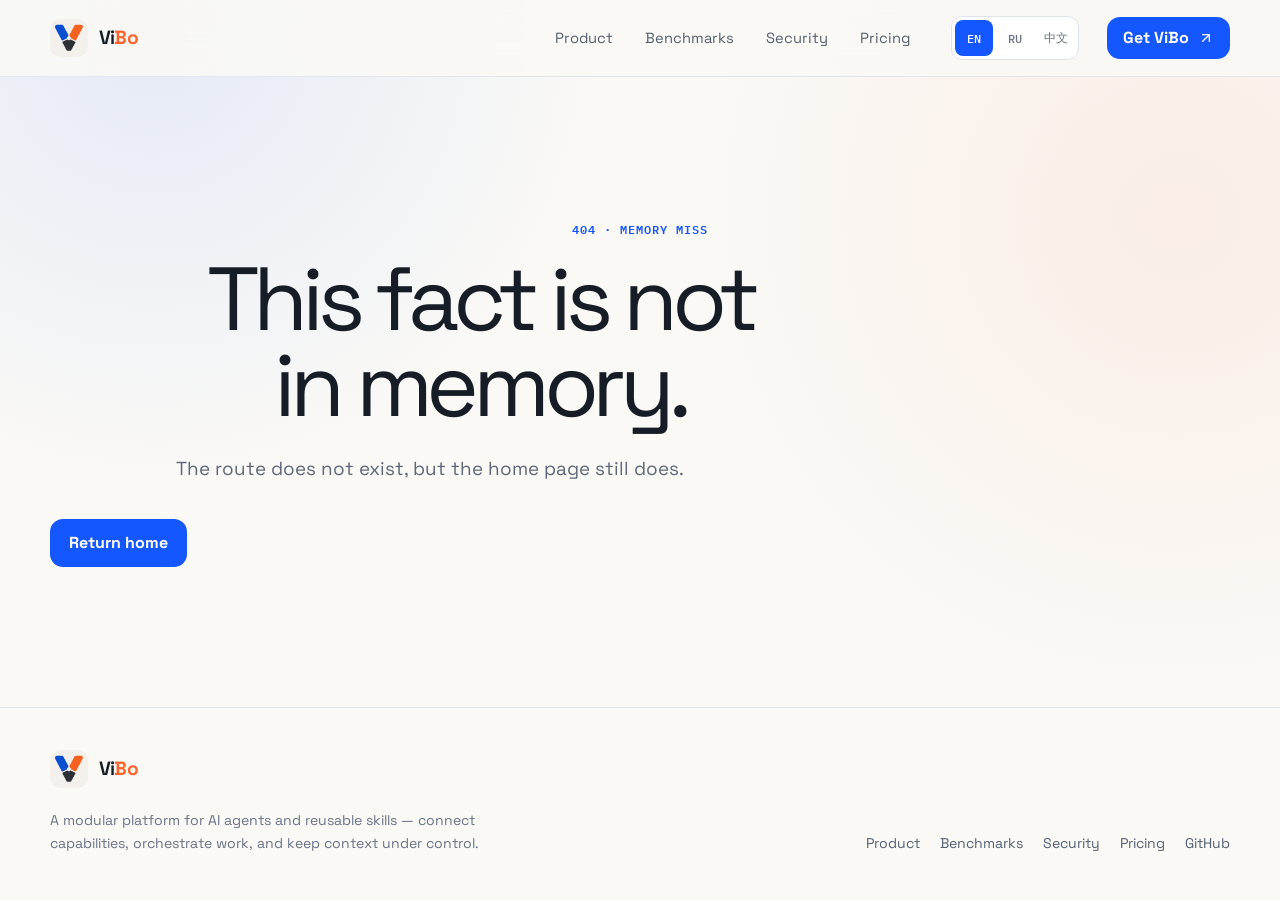
<file: index.html>
<!DOCTYPE html>
<html lang="en">
  <head>
    <meta charset="UTF-8" />
    <meta name="viewport" content="width=device-width, initial-scale=1.0" />
    <meta name="theme-color" content="#FAF9F6" />
    <meta name="robots" content="index,follow" />
    <title>ViBo — Modular skills for AI agents</title>
    <meta name="description" content="ViBo helps AI agents discover, connect, and execute reusable skills — with memory, orchestration, privacy, and measurable efficiency built in." />
    <meta name="author" content="ViBo" />
    <meta property="og:title" content="ViBo — Modular skills for AI agents" />
    <meta property="og:description" content="A modular platform for AI agents, reusable skills, orchestration, memory, and private execution." />
    <meta property="og:type" content="website" />
    <meta property="og:image" content="/images/img_0ec442ea6405.png" />
    <meta name="twitter:card" content="summary_large_image" />
    <meta name="twitter:title" content="ViBo — Modular skills for AI agents" />
    <meta name="twitter:description" content="Connect reusable skills to AI agents and orchestrate useful work." />
    <meta name="twitter:image" content="/images/img_0ec442ea6405.png" />
    <script id="structured-data-jsonld" type="application/ld+json">
      {
        "@context": "https://schema.org",
        "@type": "SoftwareApplication",
        "name": "ViBo",
        "applicationCategory": "DeveloperApplication",
        "operatingSystem": "Cross-platform",
        "description": "A modular skills and orchestration platform for AI agents.",
        "offers": {"@type": "Offer", "price": "5", "priceCurrency": "USD"}
      }
    </script>
    <script src="/app-config.js"></script>
    <script type="module" crossorigin src="/assets/index-DhhLpPVW.js"></script>
    <link rel="stylesheet" crossorigin href="/assets/index-DjV0CzvQ.css">
  </head>
  <body>
    <div id="root"><link rel="preload" as="image" href="/images/img_0ec442ea6405.png"/><div data-lov-id="src/components/site/SiteShell.tsx:74:6" data-lov-name="div" data-component-path="src/components/site/SiteShell.tsx" data-component-line="74" data-component-file="SiteShell.tsx" data-component-name="div" data-component-content="%7B%22className%22%3A%22site-shell%22%7D" class="site-shell"><header data-lov-id="src/components/site/SiteShell.tsx:75:6" data-lov-name="header" data-component-path="src/components/site/SiteShell.tsx" data-component-line="75" data-component-file="SiteShell.tsx" data-component-name="header" data-component-content="%7B%22className%22%3A%22site-header%22%7D" class="site-header"><div data-lov-id="src/components/site/SiteShell.tsx:76:8" data-lov-name="div" data-component-path="src/components/site/SiteShell.tsx" data-component-line="76" data-component-file="SiteShell.tsx" data-component-name="div" data-component-content="%7B%22className%22%3A%22nav-wrap%22%7D" class="nav-wrap"><a data-lov-id="src/components/site/SiteShell.tsx:77:10" data-lov-name="AppNavLink" data-component-path="src/components/site/SiteShell.tsx" data-component-line="77" data-component-file="SiteShell.tsx" data-component-name="AppNavLink" data-component-content="%7B%22className%22%3A%22brand%22%7D" aria-label="ViBo home" aria-current="page" class="brand" href="/"><img data-lov-id="src/components/site/SiteShell.tsx:78:12" data-lov-name="img" data-component-path="src/components/site/SiteShell.tsx" data-component-line="78" data-component-file="SiteShell.tsx" data-component-name="img" data-component-content="%7B%7D" src="/images/img_0ec442ea6405.png" alt="" width="38" height="38"/><span data-lov-id="src/components/site/SiteShell.tsx:79:12" data-lov-name="span" data-component-path="src/components/site/SiteShell.tsx" data-component-line="79" data-component-file="SiteShell.tsx" data-component-name="span" data-component-content="%7B%22text%22%3A%22Vi%22%7D">Vi<span data-lov-id="src/components/site/SiteShell.tsx:79:20" data-lov-name="span" data-component-path="src/components/site/SiteShell.tsx" data-component-line="79" data-component-file="SiteShell.tsx" data-component-name="span" data-component-content="%7B%22text%22%3A%22Bo%22%7D">Bo</span></span></a><nav data-lov-id="src/components/site/SiteShell.tsx:81:10" data-lov-name="nav" data-component-path="src/components/site/SiteShell.tsx" data-component-line="81" data-component-file="SiteShell.tsx" data-component-name="nav" data-component-content="%7B%22className%22%3A%22nav-links%22%7D" class="nav-links" aria-label="Primary navigation"><a data-lov-id="src/components/site/SiteShell.tsx:83:14" data-lov-name="AppNavLink" data-component-path="src/components/site/SiteShell.tsx" data-component-line="83" data-component-file="SiteShell.tsx" data-component-name="AppNavLink" data-component-content="%7B%22className%22%3A%22nav-link%22%7D" class="nav-link" href="/product">Product</a><a data-lov-id="src/components/site/SiteShell.tsx:83:14" data-lov-name="AppNavLink" data-component-path="src/components/site/SiteShell.tsx" data-component-line="83" data-component-file="SiteShell.tsx" data-component-name="AppNavLink" data-component-content="%7B%22className%22%3A%22nav-link%22%7D" class="nav-link" href="/benchmarks">Benchmarks</a><a data-lov-id="src/components/site/SiteShell.tsx:83:14" data-lov-name="AppNavLink" data-component-path="src/components/site/SiteShell.tsx" data-component-line="83" data-component-file="SiteShell.tsx" data-component-name="AppNavLink" data-component-content="%7B%22className%22%3A%22nav-link%22%7D" class="nav-link" href="/security">Security</a><a data-lov-id="src/components/site/SiteShell.tsx:83:14" data-lov-name="AppNavLink" data-component-path="src/components/site/SiteShell.tsx" data-component-line="83" data-component-file="SiteShell.tsx" data-component-name="AppNavLink" data-component-content="%7B%22className%22%3A%22nav-link%22%7D" class="nav-link" href="/pricing">Pricing</a></nav><div data-lov-id="src/components/site/SiteShell.tsx:58:4" data-lov-name="div" data-component-path="src/components/site/SiteShell.tsx" data-component-line="58" data-component-file="SiteShell.tsx" data-component-name="div" data-component-content="%7B%22className%22%3A%22lang-switcher%22%7D" class="lang-switcher" aria-label="Language selection"><button data-lov-id="src/components/site/SiteShell.tsx:60:6" data-lov-name="button" data-component-path="src/components/site/SiteShell.tsx" data-component-line="60" data-component-file="SiteShell.tsx" data-component-name="button" data-component-content="%7B%7D" class="lang-button active" type="button" aria-pressed="true">EN</button><button data-lov-id="src/components/site/SiteShell.tsx:60:6" data-lov-name="button" data-component-path="src/components/site/SiteShell.tsx" data-component-line="60" data-component-file="SiteShell.tsx" data-component-name="button" data-component-content="%7B%7D" class="lang-button " type="button" aria-pressed="false">RU</button><button data-lov-id="src/components/site/SiteShell.tsx:60:6" data-lov-name="button" data-component-path="src/components/site/SiteShell.tsx" data-component-line="60" data-component-file="SiteShell.tsx" data-component-name="button" data-component-content="%7B%7D" class="lang-button " type="button" aria-pressed="false">中文</button></div><a data-lov-id="src/components/site/SiteShell.tsx:94:10" data-lov-name="a" data-component-path="src/components/site/SiteShell.tsx" data-component-line="94" data-component-file="SiteShell.tsx" data-component-name="a" data-component-content="%7B%22className%22%3A%22nav-cta%22%7D" class="nav-cta" href="https://t.me/ViBomemorybot" target="_blank" rel="noreferrer">Get ViBo<!-- --> <svg xmlns="http://www.w3.org/2000/svg" width="16" height="16" viewBox="0 0 24 24" fill="none" stroke="currentColor" stroke-width="2" stroke-linecap="round" stroke-linejoin="round" class="lucide lucide-arrow-up-right" aria-hidden="true" data-lov-id="src/components/site/SiteShell.tsx:95:35" data-lov-name="ArrowUpRight" data-component-path="src/components/site/SiteShell.tsx" data-component-line="95" data-component-file="SiteShell.tsx" data-component-name="ArrowUpRight" data-component-content="%7B%7D"><path d="M7 7h10v10"></path><path d="M7 17 17 7"></path></svg></a><button data-lov-id="src/components/site/SiteShell.tsx:97:10" data-lov-name="button" data-component-path="src/components/site/SiteShell.tsx" data-component-line="97" data-component-file="SiteShell.tsx" data-component-name="button" data-component-content="%7B%22className%22%3A%22mobile-menu-button%22%7D" class="mobile-menu-button" type="button" aria-label="Open menu" aria-expanded="false"><svg xmlns="http://www.w3.org/2000/svg" width="20" height="20" viewBox="0 0 24 24" fill="none" stroke="currentColor" stroke-width="2" stroke-linecap="round" stroke-linejoin="round" class="lucide lucide-menu" aria-hidden="true" data-lov-id="src/components/site/SiteShell.tsx:104:38" data-lov-name="Menu" data-component-path="src/components/site/SiteShell.tsx" data-component-line="104" data-component-file="SiteShell.tsx" data-component-name="Menu" data-component-content="%7B%7D"><path d="M4 5h16"></path><path d="M4 12h16"></path><path d="M4 19h16"></path></svg></button></div><div data-lov-id="src/components/site/SiteShell.tsx:107:8" data-lov-name="div" data-component-path="src/components/site/SiteShell.tsx" data-component-line="107" data-component-file="SiteShell.tsx" data-component-name="div" data-component-content="%7B%7D" class="mobile-panel "><a data-lov-id="src/components/site/SiteShell.tsx:109:12" data-lov-name="AppNavLink" data-component-path="src/components/site/SiteShell.tsx" data-component-line="109" data-component-file="SiteShell.tsx" data-component-name="AppNavLink" data-component-content="%7B%22className%22%3A%22nav-link%22%7D" class="nav-link" href="/product">Product</a><a data-lov-id="src/components/site/SiteShell.tsx:109:12" data-lov-name="AppNavLink" data-component-path="src/components/site/SiteShell.tsx" data-component-line="109" data-component-file="SiteShell.tsx" data-component-name="AppNavLink" data-component-content="%7B%22className%22%3A%22nav-link%22%7D" class="nav-link" href="/benchmarks">Benchmarks</a><a data-lov-id="src/components/site/SiteShell.tsx:109:12" data-lov-name="AppNavLink" data-component-path="src/components/site/SiteShell.tsx" data-component-line="109" data-component-file="SiteShell.tsx" data-component-name="AppNavLink" data-component-content="%7B%22className%22%3A%22nav-link%22%7D" class="nav-link" href="/security">Security</a><a data-lov-id="src/components/site/SiteShell.tsx:109:12" data-lov-name="AppNavLink" data-component-path="src/components/site/SiteShell.tsx" data-component-line="109" data-component-file="SiteShell.tsx" data-component-name="AppNavLink" data-component-content="%7B%22className%22%3A%22nav-link%22%7D" class="nav-link" href="/pricing">Pricing</a><div data-lov-id="src/components/site/SiteShell.tsx:58:4" data-lov-name="div" data-component-path="src/components/site/SiteShell.tsx" data-component-line="58" data-component-file="SiteShell.tsx" data-component-name="div" data-component-content="%7B%22className%22%3A%22lang-switcher%22%7D" class="lang-switcher" aria-label="Language selection"><button data-lov-id="src/components/site/SiteShell.tsx:60:6" data-lov-name="button" data-component-path="src/components/site/SiteShell.tsx" data-component-line="60" data-component-file="SiteShell.tsx" data-component-name="button" data-component-content="%7B%7D" class="lang-button active" type="button" aria-pressed="true">EN</button><button data-lov-id="src/components/site/SiteShell.tsx:60:6" data-lov-name="button" data-component-path="src/components/site/SiteShell.tsx" data-component-line="60" data-component-file="SiteShell.tsx" data-component-name="button" data-component-content="%7B%7D" class="lang-button " type="button" aria-pressed="false">RU</button><button data-lov-id="src/components/site/SiteShell.tsx:60:6" data-lov-name="button" data-component-path="src/components/site/SiteShell.tsx" data-component-line="60" data-component-file="SiteShell.tsx" data-component-name="button" data-component-content="%7B%7D" class="lang-button " type="button" aria-pressed="false">中文</button></div><a data-lov-id="src/components/site/SiteShell.tsx:120:10" data-lov-name="a" data-component-path="src/components/site/SiteShell.tsx" data-component-line="120" data-component-file="SiteShell.tsx" data-component-name="a" data-component-content="%7B%22className%22%3A%22button-primary%22%7D" class="button-primary" href="https://t.me/ViBomemorybot" target="_blank" rel="noreferrer">Get ViBo<!-- --> <svg xmlns="http://www.w3.org/2000/svg" width="16" height="16" viewBox="0 0 24 24" fill="none" stroke="currentColor" stroke-width="2" stroke-linecap="round" stroke-linejoin="round" class="lucide lucide-arrow-up-right" aria-hidden="true" data-lov-id="src/components/site/SiteShell.tsx:121:35" data-lov-name="ArrowUpRight" data-component-path="src/components/site/SiteShell.tsx" data-component-line="121" data-component-file="SiteShell.tsx" data-component-name="ArrowUpRight" data-component-content="%7B%7D"><path d="M7 7h10v10"></path><path d="M7 17 17 7"></path></svg></a></div></header><main data-lov-id="src/components/site/SiteShell.tsx:125:6" data-lov-name="main" data-component-path="src/components/site/SiteShell.tsx" data-component-line="125" data-component-file="SiteShell.tsx" data-component-name="main" data-component-content="%7B%7D"><section data-lov-id="src/pages/home/Index.tsx:214:6" data-lov-name="section" data-component-path="src/pages/home/Index.tsx" data-component-line="214" data-component-file="Index.tsx" data-component-name="section" data-component-content="%7B%22className%22%3A%22hero%22%7D" class="hero"><div data-lov-id="src/pages/home/Index.tsx:215:8" data-lov-name="div" data-component-path="src/pages/home/Index.tsx" data-component-line="215" data-component-file="Index.tsx" data-component-name="div" data-component-content="%7B%22className%22%3A%22container%22%7D" class="container"><div data-lov-id="src/pages/home/Index.tsx:216:10" data-lov-name="div" data-component-path="src/pages/home/Index.tsx" data-component-line="216" data-component-file="Index.tsx" data-component-name="div" data-component-content="%7B%22className%22%3A%22hero-grid%22%7D" class="hero-grid"><div data-lov-id="src/pages/home/Index.tsx:217:12" data-lov-name="div" data-component-path="src/pages/home/Index.tsx" data-component-line="217" data-component-file="Index.tsx" data-component-name="div" data-component-content="%7B%7D"><div data-lov-id="src/pages/home/Index.tsx:218:14" data-lov-name="div" data-component-path="src/pages/home/Index.tsx" data-component-line="218" data-component-file="Index.tsx" data-component-name="div" data-component-content="%7B%22className%22%3A%22eyebrow%22%7D" class="eyebrow"><span data-lov-id="src/pages/home/Index.tsx:218:39" data-lov-name="span" data-component-path="src/pages/home/Index.tsx" data-component-line="218" data-component-file="Index.tsx" data-component-name="span" data-component-content="%7B%22className%22%3A%22status-dot%22%7D" class="status-dot"></span> <!-- -->Modular skills for AI agents · Live v1.0.12</div><h1 data-lov-id="src/pages/home/Index.tsx:219:14" data-lov-name="h1" data-component-path="src/pages/home/Index.tsx" data-component-line="219" data-component-file="Index.tsx" data-component-name="h1" data-component-content="%7B%22className%22%3A%22display%22%7D" class="display">Give every agent<!-- --> <span data-lov-id="src/pages/home/Index.tsx:219:52" data-lov-name="span" data-component-path="src/pages/home/Index.tsx" data-component-line="219" data-component-file="Index.tsx" data-component-name="span" data-component-content="%7B%22className%22%3A%22accent%22%7D" class="accent">the right skills.</span></h1><p data-lov-id="src/pages/home/Index.tsx:220:14" data-lov-name="p" data-component-path="src/pages/home/Index.tsx" data-component-line="220" data-component-file="Index.tsx" data-component-name="p" data-component-content="%7B%22className%22%3A%22hero-copy%22%7D" class="hero-copy">ViBo is a modular capability layer for AI agents. Connect reusable skills, memory, tools, and private context — then orchestrate useful work through one clear interface.</p><div data-lov-id="src/pages/home/Index.tsx:221:14" data-lov-name="div" data-component-path="src/pages/home/Index.tsx" data-component-line="221" data-component-file="Index.tsx" data-component-name="div" data-component-content="%7B%22className%22%3A%22hero-actions%22%7D" class="hero-actions"><a data-lov-id="src/pages/home/Index.tsx:222:16" data-lov-name="a" data-component-path="src/pages/home/Index.tsx" data-component-line="222" data-component-file="Index.tsx" data-component-name="a" data-component-content="%7B%22className%22%3A%22button-primary%22%7D" class="button-primary" href="https://t.me/ViBomemorybot" target="_blank" rel="noreferrer">Get ViBo — $5/mo<!-- --> <svg xmlns="http://www.w3.org/2000/svg" width="18" height="18" viewBox="0 0 24 24" fill="none" stroke="currentColor" stroke-width="2" stroke-linecap="round" stroke-linejoin="round" class="lucide lucide-arrow-right" aria-hidden="true" data-lov-id="src/pages/home/Index.tsx:223:33" data-lov-name="ArrowRight" data-component-path="src/pages/home/Index.tsx" data-component-line="223" data-component-file="Index.tsx" data-component-name="ArrowRight" data-component-content="%7B%7D"><path d="M5 12h14"></path><path d="m12 5 7 7-7 7"></path></svg></a><a data-lov-id="src/pages/home/Index.tsx:225:16" data-lov-name="Link" data-component-path="src/pages/home/Index.tsx" data-component-line="225" data-component-file="Index.tsx" data-component-name="Link" data-component-content="%7B%22className%22%3A%22button-secondary%22%7D" class="button-secondary" href="/product">See how it works</a></div><div data-lov-id="src/pages/home/Index.tsx:227:14" data-lov-name="div" data-component-path="src/pages/home/Index.tsx" data-component-line="227" data-component-file="Index.tsx" data-component-name="div" data-component-content="%7B%22className%22%3A%22micro-proof%22%7D" class="micro-proof"><span data-lov-id="src/pages/home/Index.tsx:228:42" data-lov-name="span" data-component-path="src/pages/home/Index.tsx" data-component-line="228" data-component-file="Index.tsx" data-component-name="span" data-component-content="%7B%7D"><svg xmlns="http://www.w3.org/2000/svg" width="14" height="14" viewBox="0 0 24 24" fill="none" stroke="currentColor" stroke-width="2" stroke-linecap="round" stroke-linejoin="round" class="lucide lucide-check" aria-hidden="true" data-lov-id="src/pages/home/Index.tsx:228:59" data-lov-name="Check" data-component-path="src/pages/home/Index.tsx" data-component-line="228" data-component-file="Index.tsx" data-component-name="Check" data-component-content="%7B%7D"><path d="M20 6 9 17l-5-5"></path></svg> <!-- -->Reusable skills</span><span data-lov-id="src/pages/home/Index.tsx:228:42" data-lov-name="span" data-component-path="src/pages/home/Index.tsx" data-component-line="228" data-component-file="Index.tsx" data-component-name="span" data-component-content="%7B%7D"><svg xmlns="http://www.w3.org/2000/svg" width="14" height="14" viewBox="0 0 24 24" fill="none" stroke="currentColor" stroke-width="2" stroke-linecap="round" stroke-linejoin="round" class="lucide lucide-check" aria-hidden="true" data-lov-id="src/pages/home/Index.tsx:228:59" data-lov-name="Check" data-component-path="src/pages/home/Index.tsx" data-component-line="228" data-component-file="Index.tsx" data-component-name="Check" data-component-content="%7B%7D"><path d="M20 6 9 17l-5-5"></path></svg> <!-- -->Any Python agent</span><span data-lov-id="src/pages/home/Index.tsx:228:42" data-lov-name="span" data-component-path="src/pages/home/Index.tsx" data-component-line="228" data-component-file="Index.tsx" data-component-name="span" data-component-content="%7B%7D"><svg xmlns="http://www.w3.org/2000/svg" width="14" height="14" viewBox="0 0 24 24" fill="none" stroke="currentColor" stroke-width="2" stroke-linecap="round" stroke-linejoin="round" class="lucide lucide-check" aria-hidden="true" data-lov-id="src/pages/home/Index.tsx:228:59" data-lov-name="Check" data-component-path="src/pages/home/Index.tsx" data-component-line="228" data-component-file="Index.tsx" data-component-name="Check" data-component-content="%7B%7D"><path d="M20 6 9 17l-5-5"></path></svg> <!-- -->Private context</span></div></div><div data-lov-id="src/pages/home/Index.tsx:231:12" data-lov-name="div" data-component-path="src/pages/home/Index.tsx" data-component-line="231" data-component-file="Index.tsx" data-component-name="div" data-component-content="%7B%22className%22%3A%22memory-stage%22%7D" class="memory-stage" aria-label="ViBo modular agent network"><div data-lov-id="src/pages/home/Index.tsx:232:14" data-lov-name="div" data-component-path="src/pages/home/Index.tsx" data-component-line="232" data-component-file="Index.tsx" data-component-name="div" data-component-content="%7B%22className%22%3A%22orbit%22%7D" class="orbit"><span data-lov-id="src/pages/home/Index.tsx:233:16" data-lov-name="span" data-component-path="src/pages/home/Index.tsx" data-component-line="233" data-component-file="Index.tsx" data-component-name="span" data-component-content="%7B%22className%22%3A%22orbit-ring%20orbit-ring-outer%22%7D" class="orbit-ring orbit-ring-outer"></span><span data-lov-id="src/pages/home/Index.tsx:234:16" data-lov-name="span" data-component-path="src/pages/home/Index.tsx" data-component-line="234" data-component-file="Index.tsx" data-component-name="span" data-component-content="%7B%22className%22%3A%22orbit-ring%20orbit-ring-inner%22%7D" class="orbit-ring orbit-ring-inner"></span><svg data-lov-id="src/pages/home/Index.tsx:235:16" data-lov-name="svg" data-component-path="src/pages/home/Index.tsx" data-component-line="235" data-component-file="Index.tsx" data-component-name="svg" data-component-content="%7B%22className%22%3A%22orbit-links%22%7D" class="orbit-links" viewBox="0 0 340 340" aria-hidden="true"><line data-lov-id="src/pages/home/Index.tsx:236:18" data-lov-name="line" data-component-path="src/pages/home/Index.tsx" data-component-line="236" data-component-file="Index.tsx" data-component-name="line" data-component-content="%7B%7D" x1="170" y1="170" x2="170" y2="18" class="link on"></line><line data-lov-id="src/pages/home/Index.tsx:237:18" data-lov-name="line" data-component-path="src/pages/home/Index.tsx" data-component-line="237" data-component-file="Index.tsx" data-component-name="line" data-component-content="%7B%7D" x1="170" y1="170" x2="282" y2="170" class="link"></line><line data-lov-id="src/pages/home/Index.tsx:238:18" data-lov-name="line" data-component-path="src/pages/home/Index.tsx" data-component-line="238" data-component-file="Index.tsx" data-component-name="line" data-component-content="%7B%7D" x1="170" y1="170" x2="170" y2="322" class="link"></line><line data-lov-id="src/pages/home/Index.tsx:239:18" data-lov-name="line" data-component-path="src/pages/home/Index.tsx" data-component-line="239" data-component-file="Index.tsx" data-component-name="line" data-component-content="%7B%7D" x1="170" y1="170" x2="58" y2="170" class="link"></line><circle data-lov-id="src/pages/home/Index.tsx:241:20" data-lov-name="motion.circle" data-component-path="src/pages/home/Index.tsx" data-component-line="241" data-component-file="Index.tsx" data-component-name="motion.circle" data-component-content="%7B%7D" r="3.4" fill="#1557FF" cx="170" cy="170" opacity="0"></circle></svg><div data-lov-id="src/pages/home/Index.tsx:251:16" data-lov-name="div" data-component-path="src/pages/home/Index.tsx" data-component-line="251" data-component-file="Index.tsx" data-component-name="div" data-component-content="%7B%22className%22%3A%22orbit-core%22%7D" class="orbit-core"><span data-lov-id="src/pages/home/Index.tsx:252:18" data-lov-name="span" data-component-path="src/pages/home/Index.tsx" data-component-line="252" data-component-file="Index.tsx" data-component-name="span" data-component-content="%7B%22className%22%3A%22orbit-pulse%22%7D" class="orbit-pulse"></span><img data-lov-id="src/pages/home/Index.tsx:253:18" data-lov-name="img" data-component-path="src/pages/home/Index.tsx" data-component-line="253" data-component-file="Index.tsx" data-component-name="img" data-component-content="%7B%7D" src="/images/img_0ec442ea6405.png" alt="" width="72" height="72"/></div><div data-lov-id="src/pages/home/Index.tsx:255:16" data-lov-name="div" data-component-path="src/pages/home/Index.tsx" data-component-line="255" data-component-file="Index.tsx" data-component-name="div" data-component-content="%7B%22className%22%3A%22orbit-slot%20node-1%22%7D" class="orbit-slot node-1"><div data-lov-id="src/pages/home/Index.tsx:256:18" data-lov-name="motion.div" data-component-path="src/pages/home/Index.tsx" data-component-line="256" data-component-file="Index.tsx" data-component-name="motion.div" data-component-content="%7B%22text%22%3A%22memory%22%2C%22className%22%3A%22orbit-node%22%7D" class="orbit-node"><svg xmlns="http://www.w3.org/2000/svg" width="15" height="15" viewBox="0 0 24 24" fill="none" stroke="currentColor" stroke-width="2" stroke-linecap="round" stroke-linejoin="round" class="lucide lucide-database" aria-hidden="true" data-lov-id="src/pages/home/Index.tsx:262:22" data-lov-name="Database" data-component-path="src/pages/home/Index.tsx" data-component-line="262" data-component-file="Index.tsx" data-component-name="Database" data-component-content="%7B%7D"><ellipse cx="12" cy="5" rx="9" ry="3"></ellipse><path d="M3 5V19A9 3 0 0 0 21 19V5"></path><path d="M3 12A9 3 0 0 0 21 12"></path></svg> memory</div></div><div data-lov-id="src/pages/home/Index.tsx:264:16" data-lov-name="div" data-component-path="src/pages/home/Index.tsx" data-component-line="264" data-component-file="Index.tsx" data-component-name="div" data-component-content="%7B%22className%22%3A%22orbit-slot%20node-2%22%7D" class="orbit-slot node-2"><div data-lov-id="src/pages/home/Index.tsx:265:18" data-lov-name="motion.div" data-component-path="src/pages/home/Index.tsx" data-component-line="265" data-component-file="Index.tsx" data-component-name="motion.div" data-component-content="%7B%22text%22%3A%22search%22%2C%22className%22%3A%22orbit-node%22%7D" class="orbit-node"><svg xmlns="http://www.w3.org/2000/svg" width="15" height="15" viewBox="0 0 24 24" fill="none" stroke="currentColor" stroke-width="2" stroke-linecap="round" stroke-linejoin="round" class="lucide lucide-search" aria-hidden="true" data-lov-id="src/pages/home/Index.tsx:271:22" data-lov-name="Search" data-component-path="src/pages/home/Index.tsx" data-component-line="271" data-component-file="Index.tsx" data-component-name="Search" data-component-content="%7B%7D"><path d="m21 21-4.34-4.34"></path><circle cx="11" cy="11" r="8"></circle></svg> search</div></div><div data-lov-id="src/pages/home/Index.tsx:273:16" data-lov-name="div" data-component-path="src/pages/home/Index.tsx" data-component-line="273" data-component-file="Index.tsx" data-component-name="div" data-component-content="%7B%22className%22%3A%22orbit-slot%20node-3%22%7D" class="orbit-slot node-3"><div data-lov-id="src/pages/home/Index.tsx:274:18" data-lov-name="motion.div" data-component-path="src/pages/home/Index.tsx" data-component-line="274" data-component-file="Index.tsx" data-component-name="motion.div" data-component-content="%7B%22text%22%3A%22archive%22%2C%22className%22%3A%22orbit-node%22%7D" class="orbit-node"><svg xmlns="http://www.w3.org/2000/svg" width="15" height="15" viewBox="0 0 24 24" fill="none" stroke="currentColor" stroke-width="2" stroke-linecap="round" stroke-linejoin="round" class="lucide lucide-archive" aria-hidden="true" data-lov-id="src/pages/home/Index.tsx:280:22" data-lov-name="Archive" data-component-path="src/pages/home/Index.tsx" data-component-line="280" data-component-file="Index.tsx" data-component-name="Archive" data-component-content="%7B%7D"><rect width="20" height="5" x="2" y="3" rx="1"></rect><path d="M4 8v11a2 2 0 0 0 2 2h12a2 2 0 0 0 2-2V8"></path><path d="M10 12h4"></path></svg> archive</div></div><div data-lov-id="src/pages/home/Index.tsx:282:16" data-lov-name="div" data-component-path="src/pages/home/Index.tsx" data-component-line="282" data-component-file="Index.tsx" data-component-name="div" data-component-content="%7B%22className%22%3A%22orbit-slot%20node-4%22%7D" class="orbit-slot node-4"><div data-lov-id="src/pages/home/Index.tsx:283:18" data-lov-name="motion.div" data-component-path="src/pages/home/Index.tsx" data-component-line="283" data-component-file="Index.tsx" data-component-name="motion.div" data-component-content="%7B%22text%22%3A%22privacy%22%2C%22className%22%3A%22orbit-node%22%7D" class="orbit-node"><svg xmlns="http://www.w3.org/2000/svg" width="15" height="15" viewBox="0 0 24 24" fill="none" stroke="currentColor" stroke-width="2" stroke-linecap="round" stroke-linejoin="round" class="lucide lucide-lock-keyhole" aria-hidden="true" data-lov-id="src/pages/home/Index.tsx:289:22" data-lov-name="LockKeyhole" data-component-path="src/pages/home/Index.tsx" data-component-line="289" data-component-file="Index.tsx" data-component-name="LockKeyhole" data-component-content="%7B%7D"><circle cx="12" cy="16" r="1"></circle><rect x="3" y="10" width="18" height="12" rx="2"></rect><path d="M7 10V7a5 5 0 0 1 10 0v3"></path></svg> privacy</div></div></div><div data-lov-id="src/pages/home/Index.tsx:292:14" data-lov-name="div" data-component-path="src/pages/home/Index.tsx" data-component-line="292" data-component-file="Index.tsx" data-component-name="div" data-component-content="%7B%22className%22%3A%22terminal%22%7D" class="terminal"><div data-lov-id="src/pages/home/Index.tsx:293:16" data-lov-name="div" data-component-path="src/pages/home/Index.tsx" data-component-line="293" data-component-file="Index.tsx" data-component-name="div" data-component-content="%7B%22className%22%3A%22terminal-top%22%7D" class="terminal-top"><span data-lov-id="src/pages/home/Index.tsx:293:46" data-lov-name="span" data-component-path="src/pages/home/Index.tsx" data-component-line="293" data-component-file="Index.tsx" data-component-name="span" data-component-content="%7B%7D"></span><span data-lov-id="src/pages/home/Index.tsx:293:54" data-lov-name="span" data-component-path="src/pages/home/Index.tsx" data-component-line="293" data-component-file="Index.tsx" data-component-name="span" data-component-content="%7B%7D"></span><span data-lov-id="src/pages/home/Index.tsx:293:62" data-lov-name="span" data-component-path="src/pages/home/Index.tsx" data-component-line="293" data-component-file="Index.tsx" data-component-name="span" data-component-content="%7B%7D"></span></div><div data-lov-id="src/pages/home/Index.tsx:294:16" data-lov-name="div" data-component-path="src/pages/home/Index.tsx" data-component-line="294" data-component-file="Index.tsx" data-component-name="div" data-component-content="%7B%22className%22%3A%22terminal-body%22%7D" class="terminal-body"><p data-lov-id="src/pages/home/Index.tsx:295:18" data-lov-name="p" data-component-path="src/pages/home/Index.tsx" data-component-line="295" data-component-file="Index.tsx" data-component-name="p" data-component-content="%7B%22text%22%3A%22(%20)%22%2C%22className%22%3A%22terminal-line%22%7D" class="terminal-line"><span data-lov-id="src/pages/home/Index.tsx:295:47" data-lov-name="span" data-component-path="src/pages/home/Index.tsx" data-component-line="295" data-component-file="Index.tsx" data-component-name="span" data-component-content="%7B%22className%22%3A%22blue%22%7D" class="blue">vibo.add</span>(<!-- -->&quot;client anna&quot;, &quot;pays on the 1st&quot;<!-- -->)</p><p data-lov-id="src/pages/home/Index.tsx:297:20" data-lov-name="p" data-component-path="src/pages/home/Index.tsx" data-component-line="297" data-component-file="Index.tsx" data-component-name="p" data-component-content="%7B%22className%22%3A%22terminal-line%22%7D" class="terminal-line">→ saved · tier L1</p><p data-lov-id="src/pages/home/Index.tsx:297:20" data-lov-name="p" data-component-path="src/pages/home/Index.tsx" data-component-line="297" data-component-file="Index.tsx" data-component-name="p" data-component-content="%7B%22className%22%3A%22terminal-line%22%7D" class="terminal-line">→ 41 tokens written</p></div></div></div></div><div data-lov-id="src/pages/home/Index.tsx:303:10" data-lov-name="div" data-component-path="src/pages/home/Index.tsx" data-component-line="303" data-component-file="Index.tsx" data-component-name="div" data-component-content="%7B%22className%22%3A%22metrics-strip%22%7D" class="metrics-strip"><div data-lov-id="src/pages/home/Index.tsx:305:14" data-lov-name="div" data-component-path="src/pages/home/Index.tsx" data-component-line="305" data-component-file="Index.tsx" data-component-name="div" data-component-content="%7B%22className%22%3A%22metric%22%7D" class="metric"><span data-lov-id="src/pages/home/Index.tsx:305:50" data-lov-name="span" data-component-path="src/pages/home/Index.tsx" data-component-line="305" data-component-file="Index.tsx" data-component-name="span" data-component-content="%7B%22className%22%3A%22metric-value%22%7D" class="metric-value">50–150×</span><span data-lov-id="src/pages/home/Index.tsx:305:95" data-lov-name="span" data-component-path="src/pages/home/Index.tsx" data-component-line="305" data-component-file="Index.tsx" data-component-name="span" data-component-content="%7B%22className%22%3A%22metric-label%22%7D" class="metric-label">less memory context</span></div><div data-lov-id="src/pages/home/Index.tsx:305:14" data-lov-name="div" data-component-path="src/pages/home/Index.tsx" data-component-line="305" data-component-file="Index.tsx" data-component-name="div" data-component-content="%7B%22className%22%3A%22metric%22%7D" class="metric"><span data-lov-id="src/pages/home/Index.tsx:305:50" data-lov-name="span" data-component-path="src/pages/home/Index.tsx" data-component-line="305" data-component-file="Index.tsx" data-component-name="span" data-component-content="%7B%22className%22%3A%22metric-value%22%7D" class="metric-value">96.2%</span><span data-lov-id="src/pages/home/Index.tsx:305:95" data-lov-name="span" data-component-path="src/pages/home/Index.tsx" data-component-line="305" data-component-file="Index.tsx" data-component-name="span" data-component-content="%7B%22className%22%3A%22metric-label%22%7D" class="metric-label">web-search token savings</span></div><div data-lov-id="src/pages/home/Index.tsx:305:14" data-lov-name="div" data-component-path="src/pages/home/Index.tsx" data-component-line="305" data-component-file="Index.tsx" data-component-name="div" data-component-content="%7B%22className%22%3A%22metric%22%7D" class="metric"><span data-lov-id="src/pages/home/Index.tsx:305:50" data-lov-name="span" data-component-path="src/pages/home/Index.tsx" data-component-line="305" data-component-file="Index.tsx" data-component-name="span" data-component-content="%7B%22className%22%3A%22metric-value%22%7D" class="metric-value">99.7%</span><span data-lov-id="src/pages/home/Index.tsx:305:95" data-lov-name="span" data-component-path="src/pages/home/Index.tsx" data-component-line="305" data-component-file="Index.tsx" data-component-name="span" data-component-content="%7B%22className%22%3A%22metric-label%22%7D" class="metric-label">archive token savings</span></div><div data-lov-id="src/pages/home/Index.tsx:305:14" data-lov-name="div" data-component-path="src/pages/home/Index.tsx" data-component-line="305" data-component-file="Index.tsx" data-component-name="div" data-component-content="%7B%22className%22%3A%22metric%22%7D" class="metric"><span data-lov-id="src/pages/home/Index.tsx:305:50" data-lov-name="span" data-component-path="src/pages/home/Index.tsx" data-component-line="305" data-component-file="Index.tsx" data-component-name="span" data-component-content="%7B%22className%22%3A%22metric-value%22%7D" class="metric-value">100K</span><span data-lov-id="src/pages/home/Index.tsx:305:95" data-lov-name="span" data-component-path="src/pages/home/Index.tsx" data-component-line="305" data-component-file="Index.tsx" data-component-name="span" data-component-content="%7B%22className%22%3A%22metric-label%22%7D" class="metric-label">facts benchmarked</span></div></div></div></section><section data-lov-id="src/pages/home/Index.tsx:311:6" data-lov-name="section" data-component-path="src/pages/home/Index.tsx" data-component-line="311" data-component-file="Index.tsx" data-component-name="section" data-component-content="%7B%22className%22%3A%22section%22%7D" class="section"><div data-lov-id="src/pages/home/Index.tsx:312:8" data-lov-name="div" data-component-path="src/pages/home/Index.tsx" data-component-line="312" data-component-file="Index.tsx" data-component-name="div" data-component-content="%7B%22className%22%3A%22container%22%7D" class="container"><span data-lov-id="src/pages/home/Index.tsx:313:10" data-lov-name="span" data-component-path="src/pages/home/Index.tsx" data-component-line="313" data-component-file="Index.tsx" data-component-name="span" data-component-content="%7B%22className%22%3A%22section-kicker%22%7D" class="section-kicker">Agents · skills · orchestration</span><h2 data-lov-id="src/pages/home/Index.tsx:314:10" data-lov-name="h2" data-component-path="src/pages/home/Index.tsx" data-component-line="314" data-component-file="Index.tsx" data-component-name="h2" data-component-content="%7B%22className%22%3A%22section-title%22%7D" class="section-title">Build agents from capabilities, not monoliths.</h2><p data-lov-id="src/pages/home/Index.tsx:315:10" data-lov-name="p" data-component-path="src/pages/home/Index.tsx" data-component-line="315" data-component-file="Index.tsx" data-component-name="p" data-component-content="%7B%22className%22%3A%22section-lead%22%7D" class="section-lead">ViBo turns memory, search, archives, privacy, and external tools into reusable skills. An agent can discover the capability it needs, connect it, and execute a task without carrying an oversized permanent context.</p><div data-lov-id="src/pages/home/Index.tsx:316:10" data-lov-name="div" data-component-path="src/pages/home/Index.tsx" data-component-line="316" data-component-file="Index.tsx" data-component-name="div" data-component-content="%7B%22className%22%3A%22feature-mosaic%22%7D" class="feature-mosaic"><article data-lov-id="src/pages/home/Index.tsx:317:12" data-lov-name="article" data-component-path="src/pages/home/Index.tsx" data-component-line="317" data-component-file="Index.tsx" data-component-name="article" data-component-content="%7B%22className%22%3A%22feature-card%20large%22%7D" class="feature-card large"><span data-lov-id="src/pages/home/Index.tsx:318:14" data-lov-name="span" data-component-path="src/pages/home/Index.tsx" data-component-line="318" data-component-file="Index.tsx" data-component-name="span" data-component-content="%7B%22text%22%3A%2201%22%2C%22className%22%3A%22feature-number%22%7D" class="feature-number">01</span><div data-lov-id="src/pages/home/Index.tsx:319:14" data-lov-name="div" data-component-path="src/pages/home/Index.tsx" data-component-line="319" data-component-file="Index.tsx" data-component-name="div" data-component-content="%7B%22className%22%3A%22code-window%22%7D" class="code-window"><div data-lov-id="src/pages/home/Index.tsx:320:16" data-lov-name="div" data-component-path="src/pages/home/Index.tsx" data-component-line="320" data-component-file="Index.tsx" data-component-name="div" data-component-content="%7B%22text%22%3A%22%24%20vibo%20add%22%7D">$ vibo add <b data-lov-id="src/pages/home/Index.tsx:320:32" data-lov-name="b" data-component-path="src/pages/home/Index.tsx" data-component-line="320" data-component-file="Index.tsx" data-component-name="b" data-component-content="%7B%22text%22%3A%22%5C%22Anna%5C%22%22%7D">&quot;Anna&quot;</b> <b data-lov-id="src/pages/home/Index.tsx:320:46" data-lov-name="b" data-component-path="src/pages/home/Index.tsx" data-component-line="320" data-component-file="Index.tsx" data-component-name="b" data-component-content="%7B%22text%22%3A%22%5C%22coffee%20without%20sugar%5C%22%22%7D">&quot;coffee without sugar&quot;</b></div><div data-lov-id="src/pages/home/Index.tsx:321:16" data-lov-name="div" data-component-path="src/pages/home/Index.tsx" data-component-line="321" data-component-file="Index.tsx" data-component-name="div" data-component-content="%7B%22text%22%3A%22%24%20vibo%20find%22%7D">$ vibo find <b data-lov-id="src/pages/home/Index.tsx:321:33" data-lov-name="b" data-component-path="src/pages/home/Index.tsx" data-component-line="321" data-component-file="Index.tsx" data-component-name="b" data-component-content="%7B%22text%22%3A%22%5C%22what%20does%20Anna%20like%3F%5C%22%22%7D">&quot;what does Anna like?&quot;</b></div><div data-lov-id="src/pages/home/Index.tsx:322:16" data-lov-name="div" data-component-path="src/pages/home/Index.tsx" data-component-line="322" data-component-file="Index.tsx" data-component-name="div" data-component-content="%7B%22text%22%3A%22%E2%86%92%20coffee%20without%20sugar%20%C2%B7%20relevance%200.94%22%7D">→ coffee without sugar · relevance 0.94</div></div><div data-lov-id="src/pages/home/Index.tsx:324:14" data-lov-name="div" data-component-path="src/pages/home/Index.tsx" data-component-line="324" data-component-file="Index.tsx" data-component-name="div" data-component-content="%7B%22className%22%3A%22feature-icon%22%7D" class="feature-icon"><svg xmlns="http://www.w3.org/2000/svg" width="22" height="22" viewBox="0 0 24 24" fill="none" stroke="currentColor" stroke-width="2" stroke-linecap="round" stroke-linejoin="round" class="lucide lucide-search" aria-hidden="true" data-lov-id="src/pages/home/Index.tsx:324:44" data-lov-name="Search" data-component-path="src/pages/home/Index.tsx" data-component-line="324" data-component-file="Index.tsx" data-component-name="Search" data-component-content="%7B%7D"><path d="m21 21-4.34-4.34"></path><circle cx="11" cy="11" r="8"></circle></svg></div><h3 data-lov-id="src/pages/home/Index.tsx:325:14" data-lov-name="h3" data-component-path="src/pages/home/Index.tsx" data-component-line="325" data-component-file="Index.tsx" data-component-name="h3" data-component-content="%7B%7D">Reusable agent skills</h3><p data-lov-id="src/pages/home/Index.tsx:325:47" data-lov-name="p" data-component-path="src/pages/home/Index.tsx" data-component-line="325" data-component-file="Index.tsx" data-component-name="p" data-component-content="%7B%7D">Package a capability once and connect it to different agents, frameworks, and workflows.</p></article><div data-lov-id="src/pages/home/Index.tsx:327:12" data-lov-name="div" data-component-path="src/pages/home/Index.tsx" data-component-line="327" data-component-file="Index.tsx" data-component-name="div" data-component-content="%7B%22className%22%3A%22feature-column%22%7D" class="feature-column"><article data-lov-id="src/pages/home/Index.tsx:328:14" data-lov-name="article" data-component-path="src/pages/home/Index.tsx" data-component-line="328" data-component-file="Index.tsx" data-component-name="article" data-component-content="%7B%22className%22%3A%22feature-card%22%7D" class="feature-card"><span data-lov-id="src/pages/home/Index.tsx:329:16" data-lov-name="span" data-component-path="src/pages/home/Index.tsx" data-component-line="329" data-component-file="Index.tsx" data-component-name="span" data-component-content="%7B%22text%22%3A%2202%22%2C%22className%22%3A%22feature-number%22%7D" class="feature-number">02</span><div data-lov-id="src/pages/home/Index.tsx:329:58" data-lov-name="div" data-component-path="src/pages/home/Index.tsx" data-component-line="329" data-component-file="Index.tsx" data-component-name="div" data-component-content="%7B%22className%22%3A%22feature-icon%22%7D" class="feature-icon"><svg xmlns="http://www.w3.org/2000/svg" width="22" height="22" viewBox="0 0 24 24" fill="none" stroke="currentColor" stroke-width="2" stroke-linecap="round" stroke-linejoin="round" class="lucide lucide-archive" aria-hidden="true" data-lov-id="src/pages/home/Index.tsx:329:88" data-lov-name="Archive" data-component-path="src/pages/home/Index.tsx" data-component-line="329" data-component-file="Index.tsx" data-component-name="Archive" data-component-content="%7B%7D"><rect width="20" height="5" x="2" y="3" rx="1"></rect><path d="M4 8v11a2 2 0 0 0 2 2h12a2 2 0 0 0 2-2V8"></path><path d="M10 12h4"></path></svg></div><h3 data-lov-id="src/pages/home/Index.tsx:330:16" data-lov-name="h3" data-component-path="src/pages/home/Index.tsx" data-component-line="330" data-component-file="Index.tsx" data-component-name="h3" data-component-content="%7B%7D">Context and memory skill</h3><p data-lov-id="src/pages/home/Index.tsx:330:49" data-lov-name="p" data-component-path="src/pages/home/Index.tsx" data-component-line="330" data-component-file="Index.tsx" data-component-name="p" data-component-content="%7B%7D">Give agents compact semantic memory and searchable archives without loading everything into every prompt.</p></article><article data-lov-id="src/pages/home/Index.tsx:332:14" data-lov-name="article" data-component-path="src/pages/home/Index.tsx" data-component-line="332" data-component-file="Index.tsx" data-component-name="article" data-component-content="%7B%22className%22%3A%22feature-card%22%7D" class="feature-card"><span data-lov-id="src/pages/home/Index.tsx:333:16" data-lov-name="span" data-component-path="src/pages/home/Index.tsx" data-component-line="333" data-component-file="Index.tsx" data-component-name="span" data-component-content="%7B%22text%22%3A%2203%22%2C%22className%22%3A%22feature-number%22%7D" class="feature-number">03</span><div data-lov-id="src/pages/home/Index.tsx:333:58" data-lov-name="div" data-component-path="src/pages/home/Index.tsx" data-component-line="333" data-component-file="Index.tsx" data-component-name="div" data-component-content="%7B%22className%22%3A%22feature-icon%22%7D" class="feature-icon"><svg xmlns="http://www.w3.org/2000/svg" width="22" height="22" viewBox="0 0 24 24" fill="none" stroke="currentColor" stroke-width="2" stroke-linecap="round" stroke-linejoin="round" class="lucide lucide-lock-keyhole" aria-hidden="true" data-lov-id="src/pages/home/Index.tsx:333:88" data-lov-name="LockKeyhole" data-component-path="src/pages/home/Index.tsx" data-component-line="333" data-component-file="Index.tsx" data-component-name="LockKeyhole" data-component-content="%7B%7D"><circle cx="12" cy="16" r="1"></circle><rect x="3" y="10" width="18" height="12" rx="2"></rect><path d="M7 10V7a5 5 0 0 1 10 0v3"></path></svg></div><h3 data-lov-id="src/pages/home/Index.tsx:334:16" data-lov-name="h3" data-component-path="src/pages/home/Index.tsx" data-component-line="334" data-component-file="Index.tsx" data-component-name="h3" data-component-content="%7B%7D">Private execution</h3><p data-lov-id="src/pages/home/Index.tsx:334:49" data-lov-name="p" data-component-path="src/pages/home/Index.tsx" data-component-line="334" data-component-file="Index.tsx" data-component-name="p" data-component-content="%7B%7D">Keep credentials and protected values outside the model while skills continue to execute useful work.</p></article></div></div></div></section><section data-lov-id="src/pages/home/Index.tsx:341:6" data-lov-name="section" data-component-path="src/pages/home/Index.tsx" data-component-line="341" data-component-file="Index.tsx" data-component-name="section" data-component-content="%7B%22className%22%3A%22section%20section-compact%22%7D" class="section section-compact"><div data-lov-id="src/pages/home/Index.tsx:342:8" data-lov-name="div" data-component-path="src/pages/home/Index.tsx" data-component-line="342" data-component-file="Index.tsx" data-component-name="div" data-component-content="%7B%22className%22%3A%22container%22%7D" class="container"><span data-lov-id="src/pages/home/Index.tsx:343:10" data-lov-name="span" data-component-path="src/pages/home/Index.tsx" data-component-line="343" data-component-file="Index.tsx" data-component-name="span" data-component-content="%7B%22className%22%3A%22section-kicker%22%7D" class="section-kicker">Open tools from the network</span><h2 data-lov-id="src/pages/home/Index.tsx:344:10" data-lov-name="h2" data-component-path="src/pages/home/Index.tsx" data-component-line="344" data-component-file="Index.tsx" data-component-name="h2" data-component-content="%7B%22className%22%3A%22section-title%22%7D" class="section-title">Two more things you can use today.</h2><p data-lov-id="src/pages/home/Index.tsx:345:10" data-lov-name="p" data-component-path="src/pages/home/Index.tsx" data-component-line="345" data-component-file="Index.tsx" data-component-name="p" data-component-content="%7B%22className%22%3A%22section-lead%22%7D" class="section-lead">Both are small on purpose: one keeps the toolset to 217 tokens, the other keeps memory to one file and one script.</p><div data-lov-id="src/pages/home/Index.tsx:346:10" data-lov-name="div" data-component-path="src/pages/home/Index.tsx" data-component-line="346" data-component-file="Index.tsx" data-component-name="div" data-component-content="%7B%22className%22%3A%22more-grid%22%7D" class="more-grid"><article data-lov-id="src/pages/home/Index.tsx:348:14" data-lov-name="article" data-component-path="src/pages/home/Index.tsx" data-component-line="348" data-component-file="Index.tsx" data-component-name="article" data-component-content="%7B%22className%22%3A%22more-card%22%7D" class="more-card"><span data-lov-id="src/pages/home/Index.tsx:349:16" data-lov-name="span" data-component-path="src/pages/home/Index.tsx" data-component-line="349" data-component-file="Index.tsx" data-component-name="span" data-component-content="%7B%22className%22%3A%22more-tag%22%7D" class="more-tag">Open source · npm · v0.1.3</span><h3 data-lov-id="src/pages/home/Index.tsx:350:16" data-lov-name="h3" data-component-path="src/pages/home/Index.tsx" data-component-line="350" data-component-file="Index.tsx" data-component-name="h3" data-component-content="%7B%22className%22%3A%22more-name%22%7D" class="more-name">vibocode MCP</h3><p data-lov-id="src/pages/home/Index.tsx:351:16" data-lov-name="p" data-component-path="src/pages/home/Index.tsx" data-component-line="351" data-component-file="Index.tsx" data-component-name="p" data-component-content="%7B%22className%22%3A%22more-body%22%7D" class="more-body">Two MCP tools instead of an API catalog: search finds the right endpoints, run executes model-written Python in a sandbox with memory and allowlisted HTTP.</p><p data-lov-id="src/pages/home/Index.tsx:352:16" data-lov-name="p" data-component-path="src/pages/home/Index.tsx" data-component-line="352" data-component-file="Index.tsx" data-component-name="p" data-component-content="%7B%22className%22%3A%22more-meta%22%7D" class="more-meta">217 tokens for the whole toolset · 1,272 GitHub endpoints cost 79,525 as plain tools</p><a data-lov-id="src/pages/home/Index.tsx:353:16" data-lov-name="a" data-component-path="src/pages/home/Index.tsx" data-component-line="353" data-component-file="Index.tsx" data-component-name="a" data-component-content="%7B%22className%22%3A%22more-link%22%7D" class="more-link" href="https://github.com/vnbochkarev-netizen/vibocode-mcp" target="_blank" rel="noreferrer">View on GitHub<!-- --> <svg xmlns="http://www.w3.org/2000/svg" width="16" height="16" viewBox="0 0 24 24" fill="none" stroke="currentColor" stroke-width="2" stroke-linecap="round" stroke-linejoin="round" class="lucide lucide-arrow-up-right" aria-hidden="true" data-lov-id="src/pages/home/Index.tsx:354:29" data-lov-name="ArrowUpRight" data-component-path="src/pages/home/Index.tsx" data-component-line="354" data-component-file="Index.tsx" data-component-name="ArrowUpRight" data-component-content="%7B%7D"><path d="M7 7h10v10"></path><path d="M7 17 17 7"></path></svg></a></article><article data-lov-id="src/pages/home/Index.tsx:348:14" data-lov-name="article" data-component-path="src/pages/home/Index.tsx" data-component-line="348" data-component-file="Index.tsx" data-component-name="article" data-component-content="%7B%22className%22%3A%22more-card%22%7D" class="more-card"><span data-lov-id="src/pages/home/Index.tsx:349:16" data-lov-name="span" data-component-path="src/pages/home/Index.tsx" data-component-line="349" data-component-file="Index.tsx" data-component-name="span" data-component-content="%7B%22className%22%3A%22more-tag%22%7D" class="more-tag">Free · MIT</span><h3 data-lov-id="src/pages/home/Index.tsx:350:16" data-lov-name="h3" data-component-path="src/pages/home/Index.tsx" data-component-line="350" data-component-file="Index.tsx" data-component-name="h3" data-component-content="%7B%22className%22%3A%22more-name%22%7D" class="more-name">Agent Memory Protocol</h3><p data-lov-id="src/pages/home/Index.tsx:351:16" data-lov-name="p" data-component-path="src/pages/home/Index.tsx" data-component-line="351" data-component-file="Index.tsx" data-component-name="p" data-component-content="%7B%22className%22%3A%22more-body%22%7D" class="more-body">Durable agent memory without a vector database: layered facts, keyword recall, claim verification, and secrets stored only as environment-variable pointers.</p><p data-lov-id="src/pages/home/Index.tsx:352:16" data-lov-name="p" data-component-path="src/pages/home/Index.tsx" data-component-line="352" data-component-file="Index.tsx" data-component-name="p" data-component-content="%7B%22className%22%3A%22more-meta%22%7D" class="more-meta">One SKILL.md and one standard-library script · Python 3.9+</p><a data-lov-id="src/pages/home/Index.tsx:353:16" data-lov-name="a" data-component-path="src/pages/home/Index.tsx" data-component-line="353" data-component-file="Index.tsx" data-component-name="a" data-component-content="%7B%22className%22%3A%22more-link%22%7D" class="more-link" href="https://github.com/vnbochkarev-netizen/vibo-memory-protocol" target="_blank" rel="noreferrer">Get the skill<!-- --> <svg xmlns="http://www.w3.org/2000/svg" width="16" height="16" viewBox="0 0 24 24" fill="none" stroke="currentColor" stroke-width="2" stroke-linecap="round" stroke-linejoin="round" class="lucide lucide-arrow-up-right" aria-hidden="true" data-lov-id="src/pages/home/Index.tsx:354:29" data-lov-name="ArrowUpRight" data-component-path="src/pages/home/Index.tsx" data-component-line="354" data-component-file="Index.tsx" data-component-name="ArrowUpRight" data-component-content="%7B%7D"><path d="M7 7h10v10"></path><path d="M7 17 17 7"></path></svg></a></article></div></div></section><section data-lov-id="src/pages/home/Index.tsx:362:6" data-lov-name="section" data-component-path="src/pages/home/Index.tsx" data-component-line="362" data-component-file="Index.tsx" data-component-name="section" data-component-content="%7B%22className%22%3A%22proof-band%22%7D" class="proof-band"><div data-lov-id="src/pages/home/Index.tsx:363:8" data-lov-name="div" data-component-path="src/pages/home/Index.tsx" data-component-line="363" data-component-file="Index.tsx" data-component-name="div" data-component-content="%7B%22className%22%3A%22container%20proof-grid%22%7D" class="container proof-grid"><blockquote data-lov-id="src/pages/home/Index.tsx:364:10" data-lov-name="blockquote" data-component-path="src/pages/home/Index.tsx" data-component-line="364" data-component-file="Index.tsx" data-component-name="blockquote" data-component-content="%7B%22className%22%3A%22quote%22%7D" class="quote">The cheapest token is the one you never have to send.</blockquote><div data-lov-id="src/pages/home/Index.tsx:365:10" data-lov-name="div" data-component-path="src/pages/home/Index.tsx" data-component-line="365" data-component-file="Index.tsx" data-component-name="div" data-component-content="%7B%22className%22%3A%22proof-list%22%7D" class="proof-list"><div data-lov-id="src/pages/home/Index.tsx:366:53" data-lov-name="div" data-component-path="src/pages/home/Index.tsx" data-component-line="366" data-component-file="Index.tsx" data-component-name="div" data-component-content="%7B%22className%22%3A%22proof-item%22%7D" class="proof-item"><strong data-lov-id="src/pages/home/Index.tsx:366:93" data-lov-name="strong" data-component-path="src/pages/home/Index.tsx" data-component-line="366" data-component-file="Index.tsx" data-component-name="strong" data-component-content="%7B%7D">4–8 facts</strong><span data-lov-id="src/pages/home/Index.tsx:366:117" data-lov-name="span" data-component-path="src/pages/home/Index.tsx" data-component-line="366" data-component-file="Index.tsx" data-component-name="span" data-component-content="%7B%7D">Typical answer context instead of megabytes of memory.</span></div><div data-lov-id="src/pages/home/Index.tsx:366:53" data-lov-name="div" data-component-path="src/pages/home/Index.tsx" data-component-line="366" data-component-file="Index.tsx" data-component-name="div" data-component-content="%7B%22className%22%3A%22proof-item%22%7D" class="proof-item"><strong data-lov-id="src/pages/home/Index.tsx:366:93" data-lov-name="strong" data-component-path="src/pages/home/Index.tsx" data-component-line="366" data-component-file="Index.tsx" data-component-name="strong" data-component-content="%7B%7D">66 ms</strong><span data-lov-id="src/pages/home/Index.tsx:366:117" data-lov-name="span" data-component-path="src/pages/home/Index.tsx" data-component-line="366" data-component-file="Index.tsx" data-component-name="span" data-component-content="%7B%7D">Measured semantic search at 100,000 facts.</span></div><div data-lov-id="src/pages/home/Index.tsx:366:53" data-lov-name="div" data-component-path="src/pages/home/Index.tsx" data-component-line="366" data-component-file="Index.tsx" data-component-name="div" data-component-content="%7B%22className%22%3A%22proof-item%22%7D" class="proof-item"><strong data-lov-id="src/pages/home/Index.tsx:366:93" data-lov-name="strong" data-component-path="src/pages/home/Index.tsx" data-component-line="366" data-component-file="Index.tsx" data-component-name="strong" data-component-content="%7B%7D">$5/mo</strong><span data-lov-id="src/pages/home/Index.tsx:366:117" data-lov-name="span" data-component-path="src/pages/home/Index.tsx" data-component-line="366" data-component-file="Index.tsx" data-component-name="span" data-component-content="%7B%7D">One license for memory, archive, search savings, and privacy.</span></div></div></div></section><section data-lov-id="src/pages/home/Index.tsx:371:6" data-lov-name="section" data-component-path="src/pages/home/Index.tsx" data-component-line="371" data-component-file="Index.tsx" data-component-name="section" data-component-content="%7B%22className%22%3A%22section%22%7D" class="section"><div data-lov-id="src/pages/home/Index.tsx:372:8" data-lov-name="div" data-component-path="src/pages/home/Index.tsx" data-component-line="372" data-component-file="Index.tsx" data-component-name="div" data-component-content="%7B%22className%22%3A%22container%22%7D" class="container"><div data-lov-id="src/pages/home/Index.tsx:373:10" data-lov-name="div" data-component-path="src/pages/home/Index.tsx" data-component-line="373" data-component-file="Index.tsx" data-component-name="div" data-component-content="%7B%22className%22%3A%22cta-panel%22%7D" class="cta-panel"><span data-lov-id="src/pages/home/Index.tsx:374:12" data-lov-name="span" data-component-path="src/pages/home/Index.tsx" data-component-line="374" data-component-file="Index.tsx" data-component-name="span" data-component-content="%7B%22text%22%3A%22ViBo%20v1.0.12%22%2C%22className%22%3A%22section-kicker%22%7D" class="section-kicker"><svg xmlns="http://www.w3.org/2000/svg" width="14" height="14" viewBox="0 0 24 24" fill="none" stroke="currentColor" stroke-width="2" stroke-linecap="round" stroke-linejoin="round" class="lucide lucide-sparkles" aria-hidden="true" data-lov-id="src/pages/home/Index.tsx:374:45" data-lov-name="Sparkles" data-component-path="src/pages/home/Index.tsx" data-component-line="374" data-component-file="Index.tsx" data-component-name="Sparkles" data-component-content="%7B%7D"><path d="M11.017 2.814a1 1 0 0 1 1.966 0l1.051 5.558a2 2 0 0 0 1.594 1.594l5.558 1.051a1 1 0 0 1 0 1.966l-5.558 1.051a2 2 0 0 0-1.594 1.594l-1.051 5.558a1 1 0 0 1-1.966 0l-1.051-5.558a2 2 0 0 0-1.594-1.594l-5.558-1.051a1 1 0 0 1 0-1.966l5.558-1.051a2 2 0 0 0 1.594-1.594z"></path><path d="M20 2v4"></path><path d="M22 4h-4"></path><circle cx="4" cy="20" r="2"></circle></svg> ViBo v1.0.12</span><h2 data-lov-id="src/pages/home/Index.tsx:375:12" data-lov-name="h2" data-component-path="src/pages/home/Index.tsx" data-component-line="375" data-component-file="Index.tsx" data-component-name="h2" data-component-content="%7B%7D">Start assembling a more capable agent.</h2><p data-lov-id="src/pages/home/Index.tsx:375:36" data-lov-name="p" data-component-path="src/pages/home/Index.tsx" data-component-line="375" data-component-file="Index.tsx" data-component-name="p" data-component-content="%7B%7D">Connect ViBo as a skill, adapter, Python API, or CLI. Begin with memory and privacy today, then expand into a reusable agent-skill ecosystem.</p><div data-lov-id="src/pages/home/Index.tsx:376:12" data-lov-name="div" data-component-path="src/pages/home/Index.tsx" data-component-line="376" data-component-file="Index.tsx" data-component-name="div" data-component-content="%7B%22className%22%3A%22hero-actions%22%7D" class="hero-actions"><a data-lov-id="src/pages/home/Index.tsx:377:14" data-lov-name="a" data-component-path="src/pages/home/Index.tsx" data-component-line="377" data-component-file="Index.tsx" data-component-name="a" data-component-content="%7B%22text%22%3A%22Free%20two-day%20trial%22%2C%22className%22%3A%22button-primary%22%7D" class="button-primary" href="https://wwwvibo.com/download/trial"><svg xmlns="http://www.w3.org/2000/svg" width="18" height="18" viewBox="0 0 24 24" fill="none" stroke="currentColor" stroke-width="2" stroke-linecap="round" stroke-linejoin="round" class="lucide lucide-zap" aria-hidden="true" data-lov-id="src/pages/home/Index.tsx:377:86" data-lov-name="Zap" data-component-path="src/pages/home/Index.tsx" data-component-line="377" data-component-file="Index.tsx" data-component-name="Zap" data-component-content="%7B%7D"><path d="M4 14a1 1 0 0 1-.78-1.63l9.9-10.2a.5.5 0 0 1 .86.46l-1.92 6.02A1 1 0 0 0 13 10h7a1 1 0 0 1 .78 1.63l-9.9 10.2a.5.5 0 0 1-.86-.46l1.92-6.02A1 1 0 0 0 11 14z"></path></svg> Free two-day trial</a><a data-lov-id="src/pages/home/Index.tsx:378:14" data-lov-name="Link" data-component-path="src/pages/home/Index.tsx" data-component-line="378" data-component-file="Index.tsx" data-component-name="Link" data-component-content="%7B%22text%22%3A%22Pricing%22%2C%22className%22%3A%22button-secondary%22%7D" class="button-secondary" href="/pricing"><svg xmlns="http://www.w3.org/2000/svg" width="18" height="18" viewBox="0 0 24 24" fill="none" stroke="currentColor" stroke-width="2" stroke-linecap="round" stroke-linejoin="round" class="lucide lucide-circle-dollar-sign" aria-hidden="true" data-lov-id="src/pages/home/Index.tsx:378:63" data-lov-name="CircleDollarSign" data-component-path="src/pages/home/Index.tsx" data-component-line="378" data-component-file="Index.tsx" data-component-name="CircleDollarSign" data-component-content="%7B%7D"><circle cx="12" cy="12" r="10"></circle><path d="M16 8h-6a2 2 0 1 0 0 4h4a2 2 0 1 1 0 4H8"></path><path d="M12 18V6"></path></svg> Pricing</a></div></div></div></section></main><footer data-lov-id="src/components/site/SiteShell.tsx:126:6" data-lov-name="footer" data-component-path="src/components/site/SiteShell.tsx" data-component-line="126" data-component-file="SiteShell.tsx" data-component-name="footer" data-component-content="%7B%22className%22%3A%22site-footer%22%7D" class="site-footer"><div data-lov-id="src/components/site/SiteShell.tsx:127:8" data-lov-name="div" data-component-path="src/components/site/SiteShell.tsx" data-component-line="127" data-component-file="SiteShell.tsx" data-component-name="div" data-component-content="%7B%22className%22%3A%22container%20footer-grid%22%7D" class="container footer-grid"><div data-lov-id="src/components/site/SiteShell.tsx:128:10" data-lov-name="div" data-component-path="src/components/site/SiteShell.tsx" data-component-line="128" data-component-file="SiteShell.tsx" data-component-name="div" data-component-content="%7B%7D"><a data-lov-id="src/components/site/SiteShell.tsx:129:12" data-lov-name="AppNavLink" data-component-path="src/components/site/SiteShell.tsx" data-component-line="129" data-component-file="SiteShell.tsx" data-component-name="AppNavLink" data-component-content="%7B%22className%22%3A%22brand%22%7D" aria-label="ViBo home" aria-current="page" class="brand" href="/"><img data-lov-id="src/components/site/SiteShell.tsx:130:14" data-lov-name="img" data-component-path="src/components/site/SiteShell.tsx" data-component-line="130" data-component-file="SiteShell.tsx" data-component-name="img" data-component-content="%7B%7D" src="/images/img_0ec442ea6405.png" alt="" width="38" height="38"/><span data-lov-id="src/components/site/SiteShell.tsx:131:14" data-lov-name="span" data-component-path="src/components/site/SiteShell.tsx" data-component-line="131" data-component-file="SiteShell.tsx" data-component-name="span" data-component-content="%7B%22text%22%3A%22Vi%22%7D">Vi<span data-lov-id="src/components/site/SiteShell.tsx:131:22" data-lov-name="span" data-component-path="src/components/site/SiteShell.tsx" data-component-line="131" data-component-file="SiteShell.tsx" data-component-name="span" data-component-content="%7B%22text%22%3A%22Bo%22%7D">Bo</span></span></a><p data-lov-id="src/components/site/SiteShell.tsx:133:12" data-lov-name="p" data-component-path="src/components/site/SiteShell.tsx" data-component-line="133" data-component-file="SiteShell.tsx" data-component-name="p" data-component-content="%7B%22className%22%3A%22footer-copy%22%7D" class="footer-copy">A modular platform for AI agents and reusable skills — connect capabilities, orchestrate work, and keep context under control.</p></div><div data-lov-id="src/components/site/SiteShell.tsx:135:10" data-lov-name="div" data-component-path="src/components/site/SiteShell.tsx" data-component-line="135" data-component-file="SiteShell.tsx" data-component-name="div" data-component-content="%7B%22className%22%3A%22footer-links%22%7D" class="footer-links"><a data-lov-id="src/components/site/SiteShell.tsx:137:14" data-lov-name="AppNavLink" data-component-path="src/components/site/SiteShell.tsx" data-component-line="137" data-component-file="SiteShell.tsx" data-component-name="AppNavLink" data-component-content="%7B%7D" class="" href="/product">Product</a><a data-lov-id="src/components/site/SiteShell.tsx:137:14" data-lov-name="AppNavLink" data-component-path="src/components/site/SiteShell.tsx" data-component-line="137" data-component-file="SiteShell.tsx" data-component-name="AppNavLink" data-component-content="%7B%7D" class="" href="/benchmarks">Benchmarks</a><a data-lov-id="src/components/site/SiteShell.tsx:137:14" data-lov-name="AppNavLink" data-component-path="src/components/site/SiteShell.tsx" data-component-line="137" data-component-file="SiteShell.tsx" data-component-name="AppNavLink" data-component-content="%7B%7D" class="" href="/security">Security</a><a data-lov-id="src/components/site/SiteShell.tsx:137:14" data-lov-name="AppNavLink" data-component-path="src/components/site/SiteShell.tsx" data-component-line="137" data-component-file="SiteShell.tsx" data-component-name="AppNavLink" data-component-content="%7B%7D" class="" href="/pricing">Pricing</a><a data-lov-id="src/components/site/SiteShell.tsx:141:12" data-lov-name="a" data-component-path="src/components/site/SiteShell.tsx" data-component-line="141" data-component-file="SiteShell.tsx" data-component-name="a" data-component-content="%7B%22text%22%3A%22GitHub%22%7D" href="https://github.com/vnbochkarev-netizen/ViBo-memory">GitHub</a></div></div></footer></div></div>
  </body>
</html>
</file>
<file: assets/index-DjV0CzvQ.css>
@import "https://fonts.googleapis.com/css2?family=IBM+Plex+Mono:wght@400;500;600&family=Space+Grotesk:wght@400;500;600;700&display=swap";@layer properties{@supports (((-webkit-hyphens:none)) and (not (margin-trim:inline))) or ((-moz-orient:inline) and (not (color:rgb(from red r g b)))){*,:before,:after,::backdrop{--tw-translate-x:0;--tw-translate-y:0;--tw-translate-z:0;--tw-rotate-x:initial;--tw-rotate-y:initial;--tw-rotate-z:initial;--tw-skew-x:initial;--tw-skew-y:initial;--tw-space-y-reverse:0;--tw-space-x-reverse:0;--tw-border-style:solid;--tw-leading:initial;--tw-font-weight:initial;--tw-tracking:initial;--tw-ordinal:initial;--tw-slashed-zero:initial;--tw-numeric-figure:initial;--tw-numeric-spacing:initial;--tw-numeric-fraction:initial;--tw-shadow:0 0 #0000;--tw-shadow-color:initial;--tw-shadow-alpha:100%;--tw-inset-shadow:0 0 #0000;--tw-inset-shadow-color:initial;--tw-inset-shadow-alpha:100%;--tw-ring-color:initial;--tw-ring-shadow:0 0 #0000;--tw-inset-ring-color:initial;--tw-inset-ring-shadow:0 0 #0000;--tw-ring-inset:initial;--tw-ring-offset-width:0;--tw-ring-offset-color:#fff;--tw-ring-offset-shadow:0 0 #0000;--tw-outline-style:solid;--tw-duration:initial;--tw-ease:initial;--tw-content:"";--tw-animation-delay:0s;--tw-animation-direction:normal;--tw-animation-duration:initial;--tw-animation-fill-mode:none;--tw-animation-iteration-count:1;--tw-enter-blur:0;--tw-enter-opacity:1;--tw-enter-rotate:0;--tw-enter-scale:1;--tw-enter-translate-x:0;--tw-enter-translate-y:0;--tw-exit-blur:0;--tw-exit-opacity:1;--tw-exit-rotate:0;--tw-exit-scale:1;--tw-exit-translate-x:0;--tw-exit-translate-y:0}}}@layer components;@layer theme{:root,:host{--font-sans:ui-sans-serif, system-ui, sans-serif, "Apple Color Emoji", "Segoe UI Emoji", "Segoe UI Symbol", "Noto Color Emoji";--font-mono:ui-monospace, SFMono-Regular, Menlo, Monaco, Consolas, "Liberation Mono", "Courier New", monospace;--color-black:#000;--color-white:#fff;--spacing:.25rem;--container-xs:20rem;--container-sm:24rem;--container-md:28rem;--container-lg:32rem;--text-xs:.75rem;--text-xs--line-height:calc(1 / .75);--text-sm:.875rem;--text-sm--line-height:calc(1.25 / .875);--text-base:1rem;--text-base--line-height:calc(1.5 / 1);--text-lg:1.125rem;--text-lg--line-height:calc(1.75 / 1.125);--text-2xl:1.5rem;--text-2xl--line-height:calc(2 / 1.5);--font-weight-normal:400;--font-weight-medium:500;--font-weight-semibold:600;--tracking-tight:-.025em;--tracking-widest:.1em;--leading-relaxed:1.625;--radius-xs:.125rem;--radius-2xl:1rem;--ease-in-out:cubic-bezier(.4, 0, .2, 1);--animate-spin:spin 1s linear infinite;--animate-pulse:pulse 2s cubic-bezier(.4, 0, .6, 1) infinite;--aspect-video:16 / 9;--default-transition-duration:.15s;--default-transition-timing-function:cubic-bezier(.4, 0, .2, 1);--default-font-family:var(--font-sans);--default-mono-font-family:var(--font-mono);--color-border:var(--border)}}@layer base{*,:after,:before,::backdrop{box-sizing:border-box;border:0 solid;margin:0;padding:0}::file-selector-button{box-sizing:border-box;border:0 solid;margin:0;padding:0}html,:host{-webkit-text-size-adjust:100%;tab-size:4;line-height:1.5;font-family:var(--default-font-family,ui-sans-serif, system-ui, sans-serif, "Apple Color Emoji", "Segoe UI Emoji", "Segoe UI Symbol", "Noto Color Emoji");font-feature-settings:var(--default-font-feature-settings,normal);font-variation-settings:var(--default-font-variation-settings,normal);-webkit-tap-highlight-color:transparent}hr{height:0;color:inherit;border-top-width:1px}abbr:where([title]){-webkit-text-decoration:underline dotted;text-decoration:underline dotted}h1,h2,h3,h4,h5,h6{font-size:inherit;font-weight:inherit}a{color:inherit;-webkit-text-decoration:inherit;-webkit-text-decoration:inherit;-webkit-text-decoration:inherit;-webkit-text-decoration:inherit;text-decoration:inherit}b,strong{font-weight:bolder}code,kbd,samp,pre{font-family:var(--default-mono-font-family,ui-monospace, SFMono-Regular, Menlo, Monaco, Consolas, "Liberation Mono", "Courier New", monospace);font-feature-settings:var(--default-mono-font-feature-settings,normal);font-variation-settings:var(--default-mono-font-variation-settings,normal);font-size:1em}small{font-size:80%}sub,sup{vertical-align:baseline;font-size:75%;line-height:0;position:relative}sub{bottom:-.25em}sup{top:-.5em}table{text-indent:0;border-color:inherit;border-collapse:collapse}:-moz-focusring{outline:auto}progress{vertical-align:baseline}summary{display:list-item}ol,ul,menu{list-style:none}img,svg,video,canvas,audio,iframe,embed,object{vertical-align:middle;display:block}img,video{max-width:100%;height:auto}button,input,select,optgroup,textarea{font:inherit;font-feature-settings:inherit;font-variation-settings:inherit;letter-spacing:inherit;color:inherit;opacity:1;background-color:#0000;border-radius:0}::file-selector-button{font:inherit;font-feature-settings:inherit;font-variation-settings:inherit;letter-spacing:inherit;color:inherit;opacity:1;background-color:#0000;border-radius:0}:where(select:is([multiple],[size])) optgroup{font-weight:bolder}:where(select:is([multiple],[size])) optgroup option{padding-inline-start:20px}::file-selector-button{margin-inline-end:4px}::placeholder{opacity:1}@supports (not ((-webkit-appearance:-apple-pay-button))) or (contain-intrinsic-size:1px){::placeholder{color:currentColor}@supports (color:color-mix(in lab, red, red)){::placeholder{color:color-mix(in oklab, currentcolor 50%, transparent)}}}textarea{resize:vertical}::-webkit-search-decoration{-webkit-appearance:none}::-webkit-date-and-time-value{min-height:1lh;text-align:inherit}::-webkit-datetime-edit{display:inline-flex}::-webkit-datetime-edit-fields-wrapper{padding:0}::-webkit-datetime-edit{padding-block:0}::-webkit-datetime-edit-year-field{padding-block:0}::-webkit-datetime-edit-month-field{padding-block:0}::-webkit-datetime-edit-day-field{padding-block:0}::-webkit-datetime-edit-hour-field{padding-block:0}::-webkit-datetime-edit-minute-field{padding-block:0}::-webkit-datetime-edit-second-field{padding-block:0}::-webkit-datetime-edit-millisecond-field{padding-block:0}::-webkit-datetime-edit-meridiem-field{padding-block:0}::-webkit-calendar-picker-indicator{line-height:1}:-moz-ui-invalid{box-shadow:none}button,input:where([type=button],[type=reset],[type=submit]){appearance:button}::file-selector-button{appearance:button}::-webkit-inner-spin-button{height:auto}::-webkit-outer-spin-button{height:auto}[hidden]:where(:not([hidden=until-found])){display:none!important}}@layer utilities{.\@container\/card-header{container:card-header/inline-size}.pointer-events-none{pointer-events:none}.invisible{visibility:hidden}.visible{visibility:visible}.sr-only{clip-path:inset(50%);white-space:nowrap;border-width:0;width:1px;height:1px;margin:-1px;padding:0;position:absolute;overflow:hidden}.absolute{position:absolute}.fixed{position:fixed}.relative{position:relative}.static{position:static}.inset-0{inset:calc(var(--spacing) * 0)}.inset-x-0{inset-inline:calc(var(--spacing) * 0)}.inset-y-0{inset-block:calc(var(--spacing) * 0)}.-top-12{top:calc(var(--spacing) * -12)}.top-0{top:calc(var(--spacing) * 0)}.top-1\.5{top:calc(var(--spacing) * 1.5)}.top-1\/2{top:50%}.top-3\.5{top:calc(var(--spacing) * 3.5)}.top-4{top:calc(var(--spacing) * 4)}.top-\[1px\]{top:1px}.top-\[50\%\]{top:50%}.top-\[60\%\]{top:60%}.top-full{top:100%}.-right-12{right:calc(var(--spacing) * -12)}.right-0{right:calc(var(--spacing) * 0)}.right-1{right:calc(var(--spacing) * 1)}.right-2{right:calc(var(--spacing) * 2)}.right-3{right:calc(var(--spacing) * 3)}.right-4{right:calc(var(--spacing) * 4)}.-bottom-12{bottom:calc(var(--spacing) * -12)}.bottom-0{bottom:calc(var(--spacing) * 0)}.-left-12{left:calc(var(--spacing) * -12)}.left-0{left:calc(var(--spacing) * 0)}.left-1\/2{left:50%}.left-2{left:calc(var(--spacing) * 2)}.left-\[50\%\]{left:50%}.isolate{isolation:isolate}.z-10{z-index:10}.z-20{z-index:20}.z-50{z-index:50}.z-\[1\]{z-index:1}.col-start-2{grid-column-start:2}.row-span-2{grid-row:span 2/span 2}.row-start-1{grid-row-start:1}.container{width:100%}@media (min-width:40rem){.container{max-width:40rem}}@media (min-width:48rem){.container{max-width:48rem}}@media (min-width:64rem){.container{max-width:64rem}}@media (min-width:80rem){.container{max-width:80rem}}@media (min-width:96rem){.container{max-width:96rem}}.-mx-1{margin-inline:calc(var(--spacing) * -1)}.mx-2{margin-inline:calc(var(--spacing) * 2)}.mx-3\.5{margin-inline:calc(var(--spacing) * 3.5)}.mx-auto{margin-inline:auto}.my-0\.5{margin-block:calc(var(--spacing) * .5)}.my-1{margin-block:calc(var(--spacing) * 1)}.-mt-4{margin-top:calc(var(--spacing) * -4)}.mt-1\.5{margin-top:calc(var(--spacing) * 1.5)}.mt-2{margin-top:calc(var(--spacing) * 2)}.mt-3{margin-top:calc(var(--spacing) * 3)}.mt-4{margin-top:calc(var(--spacing) * 4)}.mt-6{margin-top:calc(var(--spacing) * 6)}.mt-auto{margin-top:auto}.mb-2{margin-bottom:calc(var(--spacing) * 2)}.mb-4{margin-bottom:calc(var(--spacing) * 4)}.-ml-4{margin-left:calc(var(--spacing) * -4)}.ml-1{margin-left:calc(var(--spacing) * 1)}.ml-auto{margin-left:auto}.line-clamp-1{-webkit-line-clamp:1;-webkit-box-orient:vertical;display:-webkit-box;overflow:hidden}.block{display:block}.contents{display:contents}.flex{display:flex}.grid{display:grid}.hidden{display:none}.inline-flex{display:inline-flex}.table{display:table}.table-caption{display:table-caption}.table-cell{display:table-cell}.table-row{display:table-row}.field-sizing-content{field-sizing:content}.aspect-square{aspect-ratio:1}.aspect-video{aspect-ratio:var(--aspect-video)}.size-\(--cell-size\){width:var(--cell-size);height:var(--cell-size)}.size-2{width:calc(var(--spacing) * 2);height:calc(var(--spacing) * 2)}.size-2\.5{width:calc(var(--spacing) * 2.5);height:calc(var(--spacing) * 2.5)}.size-3{width:calc(var(--spacing) * 3);height:calc(var(--spacing) * 3)}.size-3\.5{width:calc(var(--spacing) * 3.5);height:calc(var(--spacing) * 3.5)}.size-4{width:calc(var(--spacing) * 4);height:calc(var(--spacing) * 4)}.size-6{width:calc(var(--spacing) * 6);height:calc(var(--spacing) * 6)}.size-7{width:calc(var(--spacing) * 7);height:calc(var(--spacing) * 7)}.size-8{width:calc(var(--spacing) * 8);height:calc(var(--spacing) * 8)}.size-9{width:calc(var(--spacing) * 9);height:calc(var(--spacing) * 9)}.size-10{width:calc(var(--spacing) * 10);height:calc(var(--spacing) * 10)}.size-16{width:calc(var(--spacing) * 16);height:calc(var(--spacing) * 16)}.size-auto{width:auto;height:auto}.size-full{width:100%;height:100%}.h-\(--cell-size\){height:var(--cell-size)}.h-1\.5{height:calc(var(--spacing) * 1.5)}.h-2{height:calc(var(--spacing) * 2)}.h-2\.5{height:calc(var(--spacing) * 2.5)}.h-4{height:calc(var(--spacing) * 4)}.h-5{height:calc(var(--spacing) * 5)}.h-6{height:calc(var(--spacing) * 6)}.h-7{height:calc(var(--spacing) * 7)}.h-8{height:calc(var(--spacing) * 8)}.h-9{height:calc(var(--spacing) * 9)}.h-10{height:calc(var(--spacing) * 10)}.h-12{height:calc(var(--spacing) * 12)}.h-\[calc\(100\%-1px\)\]{height:calc(100% - 1px)}.h-\[var\(--radix-navigation-menu-viewport-height\)\]{height:var(--radix-navigation-menu-viewport-height)}.h-\[var\(--radix-select-trigger-height\)\]{height:var(--radix-select-trigger-height)}.h-auto{height:auto}.h-full{height:100%}.h-px{height:1px}.h-svh{height:100svh}.max-h-\(--radix-context-menu-content-available-height\){max-height:var(--radix-context-menu-content-available-height)}.max-h-\(--radix-dropdown-menu-content-available-height\){max-height:var(--radix-dropdown-menu-content-available-height)}.max-h-\(--radix-select-content-available-height\){max-height:var(--radix-select-content-available-height)}.max-h-\[300px\]{max-height:300px}.min-h-0{min-height:calc(var(--spacing) * 0)}.min-h-4{min-height:calc(var(--spacing) * 4)}.min-h-16{min-height:calc(var(--spacing) * 16)}.min-h-screen{min-height:100vh}.min-h-svh{min-height:100svh}.w-\(--cell-size\){width:var(--cell-size)}.w-\(--sidebar-width\){width:var(--sidebar-width)}.w-0{width:calc(var(--spacing) * 0)}.w-1{width:calc(var(--spacing) * 1)}.w-2{width:calc(var(--spacing) * 2)}.w-2\.5{width:calc(var(--spacing) * 2.5)}.w-3{width:calc(var(--spacing) * 3)}.w-3\/4{width:75%}.w-4{width:calc(var(--spacing) * 4)}.w-5{width:calc(var(--spacing) * 5)}.w-8{width:calc(var(--spacing) * 8)}.w-9{width:calc(var(--spacing) * 9)}.w-64{width:calc(var(--spacing) * 64)}.w-72{width:calc(var(--spacing) * 72)}.w-\[100px\]{width:100px}.w-auto{width:auto}.w-fit{width:fit-content}.w-full{width:100%}.w-max{width:max-content}.w-px{width:1px}.max-w-\(--skeleton-width\){max-width:var(--skeleton-width)}.max-w-\[calc\(100\%-2rem\)\]{max-width:calc(100% - 2rem)}.max-w-max{max-width:max-content}.max-w-md{max-width:var(--container-md)}.max-w-sm{max-width:var(--container-sm)}.min-w-\(--cell-size\){min-width:var(--cell-size)}.min-w-0{min-width:calc(var(--spacing) * 0)}.min-w-5{min-width:calc(var(--spacing) * 5)}.min-w-8{min-width:calc(var(--spacing) * 8)}.min-w-9{min-width:calc(var(--spacing) * 9)}.min-w-10{min-width:calc(var(--spacing) * 10)}.min-w-\[8rem\]{min-width:8rem}.min-w-\[12rem\]{min-width:12rem}.min-w-\[var\(--radix-select-trigger-width\)\]{min-width:var(--radix-select-trigger-width)}.flex-1{flex:1}.shrink-0{flex-shrink:0}.grow{flex-grow:1}.grow-0{flex-grow:0}.basis-full{flex-basis:100%}.caption-bottom{caption-side:bottom}.border-collapse{border-collapse:collapse}.origin-\(--radix-context-menu-content-transform-origin\){transform-origin:var(--radix-context-menu-content-transform-origin)}.origin-\(--radix-dropdown-menu-content-transform-origin\){transform-origin:var(--radix-dropdown-menu-content-transform-origin)}.origin-\(--radix-hover-card-content-transform-origin\){transform-origin:var(--radix-hover-card-content-transform-origin)}.origin-\(--radix-menubar-content-transform-origin\){transform-origin:var(--radix-menubar-content-transform-origin)}.origin-\(--radix-popover-content-transform-origin\){transform-origin:var(--radix-popover-content-transform-origin)}.origin-\(--radix-select-content-transform-origin\){transform-origin:var(--radix-select-content-transform-origin)}.origin-\(--radix-tooltip-content-transform-origin\){transform-origin:var(--radix-tooltip-content-transform-origin)}.-translate-x-1\/2{--tw-translate-x:calc(calc(1 / 2 * 100%) * -1);translate:var(--tw-translate-x) var(--tw-translate-y)}.-translate-x-px{--tw-translate-x:-1px;translate:var(--tw-translate-x) var(--tw-translate-y)}.translate-x-\[-50\%\]{--tw-translate-x:-50%;translate:var(--tw-translate-x) var(--tw-translate-y)}.translate-x-px{--tw-translate-x:1px;translate:var(--tw-translate-x) var(--tw-translate-y)}.-translate-y-1\/2{--tw-translate-y:calc(calc(1 / 2 * 100%) * -1);translate:var(--tw-translate-x) var(--tw-translate-y)}.translate-y-0\.5{--tw-translate-y:calc(var(--spacing) * .5);translate:var(--tw-translate-x) var(--tw-translate-y)}.translate-y-\[-50\%\]{--tw-translate-y:-50%;translate:var(--tw-translate-x) var(--tw-translate-y)}.translate-y-\[calc\(-50\%_-_2px\)\]{--tw-translate-y:calc(-50% - 2px);translate:var(--tw-translate-x) var(--tw-translate-y)}.rotate-45{rotate:45deg}.rotate-90{rotate:90deg}.transform{transform:var(--tw-rotate-x,) var(--tw-rotate-y,) var(--tw-rotate-z,) var(--tw-skew-x,) var(--tw-skew-y,)}.animate-caret-blink{animation:1.25s ease-out infinite caret-blink}.animate-in{animation:enter var(--tw-animation-duration,var(--tw-duration,.15s))var(--tw-ease,ease)var(--tw-animation-delay,0s)var(--tw-animation-iteration-count,1)var(--tw-animation-direction,normal)var(--tw-animation-fill-mode,none)}.animate-pulse{animation:var(--animate-pulse)}.animate-spin{animation:var(--animate-spin)}.cursor-default{cursor:default}.touch-none{touch-action:none}.scroll-my-1{scroll-margin-block:calc(var(--spacing) * 1)}.scroll-py-1{scroll-padding-block:calc(var(--spacing) * 1)}.list-none{list-style-type:none}.auto-rows-min{grid-auto-rows:min-content}.grid-cols-2{grid-template-columns:repeat(2,minmax(0,1fr))}.grid-cols-\[0_1fr\]{grid-template-columns:0 1fr}.grid-rows-\[auto_1fr\]{grid-template-rows:auto 1fr}.grid-rows-\[auto_auto\]{grid-template-rows:auto auto}.flex-col{flex-direction:column}.flex-col-reverse{flex-direction:column-reverse}.flex-row{flex-direction:row}.flex-wrap{flex-wrap:wrap}.place-content-center{place-content:center}.place-items-center{place-items:center}.items-center{align-items:center}.items-end{align-items:flex-end}.items-start{align-items:flex-start}.items-stretch{align-items:stretch}.justify-between{justify-content:space-between}.justify-center{justify-content:center}.justify-items-start{justify-items:start}.gap-0\.5{gap:calc(var(--spacing) * .5)}.gap-1{gap:calc(var(--spacing) * 1)}.gap-1\.5{gap:calc(var(--spacing) * 1.5)}.gap-2{gap:calc(var(--spacing) * 2)}.gap-3{gap:calc(var(--spacing) * 3)}.gap-4{gap:calc(var(--spacing) * 4)}.gap-6{gap:calc(var(--spacing) * 6)}.gap-\[--spacing\(var\(--gap\)\)\]{gap:calc(var(--spacing) * var(--gap))}:where(.space-y-1\.5>:not(:last-child)){--tw-space-y-reverse:0;margin-block-start:calc(calc(var(--spacing) * 1.5) * var(--tw-space-y-reverse));margin-block-end:calc(calc(var(--spacing) * 1.5) * calc(1 - var(--tw-space-y-reverse)))}:where(.space-y-4>:not(:last-child)){--tw-space-y-reverse:0;margin-block-start:calc(calc(var(--spacing) * 4) * var(--tw-space-y-reverse));margin-block-end:calc(calc(var(--spacing) * 4) * calc(1 - var(--tw-space-y-reverse)))}:where(.-space-x-2>:not(:last-child)){--tw-space-x-reverse:0;margin-inline-start:calc(calc(var(--spacing) * -2) * var(--tw-space-x-reverse));margin-inline-end:calc(calc(var(--spacing) * -2) * calc(1 - var(--tw-space-x-reverse)))}.gap-y-0\.5{row-gap:calc(var(--spacing) * .5)}.self-start{align-self:flex-start}.justify-self-end{justify-self:flex-end}.overflow-auto{overflow:auto}.overflow-hidden{overflow:hidden}.overflow-x-auto{overflow-x:auto}.overflow-x-hidden{overflow-x:hidden}.overflow-y-auto{overflow-y:auto}.rounded-2xl{border-radius:var(--radius-2xl)}.rounded-\[2px\]{border-radius:2px}.rounded-\[4px\]{border-radius:4px}.rounded-\[inherit\]{border-radius:inherit}.rounded-full{border-radius:3.40282e38px}.rounded-lg{border-radius:var(--radius)}.rounded-md{border-radius:calc(var(--radius) - 3px)}.rounded-none{border-radius:0}.rounded-sm{border-radius:calc(var(--radius) - 6px)}.rounded-xl{border-radius:calc(var(--radius) + 8px)}.rounded-xs{border-radius:var(--radius-xs)}.rounded-l-md{border-top-left-radius:calc(var(--radius) - 3px);border-bottom-left-radius:calc(var(--radius) - 3px)}.rounded-tl-sm{border-top-left-radius:calc(var(--radius) - 6px)}.rounded-r-md{border-top-right-radius:calc(var(--radius) - 3px);border-bottom-right-radius:calc(var(--radius) - 3px)}.border{border-style:var(--tw-border-style);border-width:1px}.border-2{border-style:var(--tw-border-style);border-width:2px}.border-\[1\.5px\]{border-style:var(--tw-border-style);border-width:1.5px}.border-y{border-block-style:var(--tw-border-style);border-block-width:1px}.border-t{border-top-style:var(--tw-border-style);border-top-width:1px}.border-r{border-right-style:var(--tw-border-style);border-right-width:1px}.border-b{border-bottom-style:var(--tw-border-style);border-bottom-width:1px}.border-l{border-left-style:var(--tw-border-style);border-left-width:1px}.border-dashed{--tw-border-style:dashed;border-style:dashed}.border-\(--color-border\){border-color:var(--color-border)}.border-border,.border-border\/50{border-color:var(--border)}@supports (color:color-mix(in lab, red, red)){.border-border\/50{border-color:color-mix(in oklab, var(--border) 50%, transparent)}}.border-input{border-color:var(--input)}.border-primary{border-color:var(--primary)}.border-transparent{border-color:#0000}.border-t-transparent{border-top-color:#0000}.border-l-transparent{border-left-color:#0000}.bg-\(--color-bg\){background-color:var(--color-bg)}.bg-accent{background-color:var(--accent)}.bg-background{background-color:var(--background)}.bg-black\/50{background-color:#00000080}@supports (color:color-mix(in lab, red, red)){.bg-black\/50{background-color:color-mix(in oklab, var(--color-black) 50%, transparent)}}.bg-border{background-color:var(--border)}.bg-card{background-color:var(--card)}.bg-destructive{background-color:var(--destructive)}.bg-foreground{background-color:var(--foreground)}.bg-muted,.bg-muted\/30{background-color:var(--muted)}@supports (color:color-mix(in lab, red, red)){.bg-muted\/30{background-color:color-mix(in oklab, var(--muted) 30%, transparent)}}.bg-muted\/50{background-color:var(--muted)}@supports (color:color-mix(in lab, red, red)){.bg-muted\/50{background-color:color-mix(in oklab, var(--muted) 50%, transparent)}}.bg-popover{background-color:var(--popover)}.bg-primary,.bg-primary\/20{background-color:var(--primary)}@supports (color:color-mix(in lab, red, red)){.bg-primary\/20{background-color:color-mix(in oklab, var(--primary) 20%, transparent)}}.bg-secondary{background-color:var(--secondary)}.bg-transparent{background-color:#0000}.bg-white{background-color:var(--color-white)}.fill-current{fill:currentColor}.fill-foreground{fill:var(--foreground)}.fill-primary{fill:var(--primary)}.p-0{padding:calc(var(--spacing) * 0)}.p-1{padding:calc(var(--spacing) * 1)}.p-2{padding:calc(var(--spacing) * 2)}.p-3{padding:calc(var(--spacing) * 3)}.p-4{padding:calc(var(--spacing) * 4)}.p-6{padding:calc(var(--spacing) * 6)}.p-8{padding:calc(var(--spacing) * 8)}.p-\[3px\]{padding:3px}.p-px{padding:1px}.px-\(--cell-size\){padding-inline:var(--cell-size)}.px-1{padding-inline:calc(var(--spacing) * 1)}.px-1\.5{padding-inline:calc(var(--spacing) * 1.5)}.px-2{padding-inline:calc(var(--spacing) * 2)}.px-2\.5{padding-inline:calc(var(--spacing) * 2.5)}.px-3{padding-inline:calc(var(--spacing) * 3)}.px-4{padding-inline:calc(var(--spacing) * 4)}.px-6{padding-inline:calc(var(--spacing) * 6)}.py-0\.5{padding-block:calc(var(--spacing) * .5)}.py-1{padding-block:calc(var(--spacing) * 1)}.py-1\.5{padding-block:calc(var(--spacing) * 1.5)}.py-2{padding-block:calc(var(--spacing) * 2)}.py-3{padding-block:calc(var(--spacing) * 3)}.py-4{padding-block:calc(var(--spacing) * 4)}.py-6{padding-block:calc(var(--spacing) * 6)}.pt-0{padding-top:calc(var(--spacing) * 0)}.pt-3{padding-top:calc(var(--spacing) * 3)}.pt-4{padding-top:calc(var(--spacing) * 4)}.pr-1{padding-right:calc(var(--spacing) * 1)}.pr-2{padding-right:calc(var(--spacing) * 2)}.pr-2\.5{padding-right:calc(var(--spacing) * 2.5)}.pr-8{padding-right:calc(var(--spacing) * 8)}.pb-3{padding-bottom:calc(var(--spacing) * 3)}.pb-4{padding-bottom:calc(var(--spacing) * 4)}.pl-2{padding-left:calc(var(--spacing) * 2)}.pl-4{padding-left:calc(var(--spacing) * 4)}.pl-8{padding-left:calc(var(--spacing) * 8)}.text-center{text-align:center}.text-left{text-align:left}.align-middle{vertical-align:middle}.font-mono{font-family:var(--font-mono)}.text-2xl{font-size:var(--text-2xl);line-height:var(--tw-leading,var(--text-2xl--line-height))}.text-base{font-size:var(--text-base);line-height:var(--tw-leading,var(--text-base--line-height))}.text-lg{font-size:var(--text-lg);line-height:var(--tw-leading,var(--text-lg--line-height))}.text-sm{font-size:var(--text-sm);line-height:var(--tw-leading,var(--text-sm--line-height))}.text-xs{font-size:var(--text-xs);line-height:var(--tw-leading,var(--text-xs--line-height))}.text-\[0\.8rem\]{font-size:.8rem}.leading-none{--tw-leading:1;line-height:1}.font-medium{--tw-font-weight:var(--font-weight-medium);font-weight:var(--font-weight-medium)}.font-normal{--tw-font-weight:var(--font-weight-normal);font-weight:var(--font-weight-normal)}.font-semibold{--tw-font-weight:var(--font-weight-semibold);font-weight:var(--font-weight-semibold)}.tracking-tight{--tw-tracking:var(--tracking-tight);letter-spacing:var(--tracking-tight)}.tracking-widest{--tw-tracking:var(--tracking-widest);letter-spacing:var(--tracking-widest)}.text-balance{text-wrap:balance}.break-words{overflow-wrap:break-word}.whitespace-nowrap{white-space:nowrap}.text-accent-foreground{color:var(--accent-foreground)}.text-background{color:var(--background)}.text-card-foreground{color:var(--card-foreground)}.text-current{color:currentColor}.text-destructive{color:var(--destructive)}.text-foreground,.text-foreground\/60{color:var(--foreground)}@supports (color:color-mix(in lab, red, red)){.text-foreground\/60{color:color-mix(in oklab, var(--foreground) 60%, transparent)}}.text-muted-foreground{color:var(--muted-foreground)}.text-popover-foreground{color:var(--popover-foreground)}.text-primary{color:var(--primary)}.text-primary-foreground{color:var(--primary-foreground)}.text-secondary-foreground{color:var(--secondary-foreground)}.text-white{color:var(--color-white)}.tabular-nums{--tw-numeric-spacing:tabular-nums;font-variant-numeric:var(--tw-ordinal,) var(--tw-slashed-zero,) var(--tw-numeric-figure,) var(--tw-numeric-spacing,) var(--tw-numeric-fraction,)}.underline-offset-4{text-underline-offset:4px}.opacity-0{opacity:0}.opacity-50{opacity:.5}.opacity-70{opacity:.7}.shadow{--tw-shadow:0 1px 3px 0 var(--tw-shadow-color,#0000001a), 0 1px 2px -1px var(--tw-shadow-color,#0000001a);box-shadow:var(--tw-inset-shadow), var(--tw-inset-ring-shadow), var(--tw-ring-offset-shadow), var(--tw-ring-shadow), var(--tw-shadow)}.shadow-\[0_0_0_1px_var\(--sidebar-border\)\]{--tw-shadow:0 0 0 1px var(--tw-shadow-color,var(--sidebar-border));box-shadow:var(--tw-inset-shadow), var(--tw-inset-ring-shadow), var(--tw-ring-offset-shadow), var(--tw-ring-shadow), var(--tw-shadow)}.shadow-lg{--tw-shadow:0 10px 15px -3px var(--tw-shadow-color,#0000001a), 0 4px 6px -4px var(--tw-shadow-color,#0000001a);box-shadow:var(--tw-inset-shadow), var(--tw-inset-ring-shadow), var(--tw-ring-offset-shadow), var(--tw-ring-shadow), var(--tw-shadow)}.shadow-md{--tw-shadow:0 4px 6px -1px var(--tw-shadow-color,#0000001a), 0 2px 4px -2px var(--tw-shadow-color,#0000001a);box-shadow:var(--tw-inset-shadow), var(--tw-inset-ring-shadow), var(--tw-ring-offset-shadow), var(--tw-ring-shadow), var(--tw-shadow)}.shadow-none{--tw-shadow:0 0 #0000;box-shadow:var(--tw-inset-shadow), var(--tw-inset-ring-shadow), var(--tw-ring-offset-shadow), var(--tw-ring-shadow), var(--tw-shadow)}.shadow-sm{--tw-shadow:0 1px 3px 0 var(--tw-shadow-color,#0000001a), 0 1px 2px -1px var(--tw-shadow-color,#0000001a);box-shadow:var(--tw-inset-shadow), var(--tw-inset-ring-shadow), var(--tw-ring-offset-shadow), var(--tw-ring-shadow), var(--tw-shadow)}.shadow-xl{--tw-shadow:0 20px 25px -5px var(--tw-shadow-color,#0000001a), 0 8px 10px -6px var(--tw-shadow-color,#0000001a);box-shadow:var(--tw-inset-shadow), var(--tw-inset-ring-shadow), var(--tw-ring-offset-shadow), var(--tw-ring-shadow), var(--tw-shadow)}.shadow-xs{--tw-shadow:0 1px 2px 0 var(--tw-shadow-color,#0000000d);box-shadow:var(--tw-inset-shadow), var(--tw-inset-ring-shadow), var(--tw-ring-offset-shadow), var(--tw-ring-shadow), var(--tw-shadow)}.ring-0{--tw-ring-shadow:var(--tw-ring-inset,) 0 0 0 calc(0px + var(--tw-ring-offset-width)) var(--tw-ring-color,currentcolor);box-shadow:var(--tw-inset-shadow), var(--tw-inset-ring-shadow), var(--tw-ring-offset-shadow), var(--tw-ring-shadow), var(--tw-shadow)}.ring-2{--tw-ring-shadow:var(--tw-ring-inset,) 0 0 0 calc(2px + var(--tw-ring-offset-width)) var(--tw-ring-color,currentcolor);box-shadow:var(--tw-inset-shadow), var(--tw-inset-ring-shadow), var(--tw-ring-offset-shadow), var(--tw-ring-shadow), var(--tw-shadow)}.ring-background{--tw-ring-color:var(--background)}.ring-ring\/50{--tw-ring-color:var(--ring)}@supports (color:color-mix(in lab, red, red)){.ring-ring\/50{--tw-ring-color:color-mix(in oklab, var(--ring) 50%, transparent)}}.ring-offset-background{--tw-ring-offset-color:var(--background)}.outline-hidden{--tw-outline-style:none;outline-style:none}@media (forced-colors:active){.outline-hidden{outline-offset:2px;outline:2px solid #0000}}.outline{outline-style:var(--tw-outline-style);outline-width:1px}.transition{transition-property:color,background-color,border-color,outline-color,text-decoration-color,fill,stroke,--tw-gradient-from,--tw-gradient-via,--tw-gradient-to,opacity,box-shadow,transform,translate,scale,rotate,filter,-webkit-backdrop-filter,backdrop-filter,display,content-visibility,overlay,pointer-events;transition-timing-function:var(--tw-ease,var(--default-transition-timing-function));transition-duration:var(--tw-duration,var(--default-transition-duration))}.transition-\[color\,box-shadow\]{transition-property:color,box-shadow;transition-timing-function:var(--tw-ease,var(--default-transition-timing-function));transition-duration:var(--tw-duration,var(--default-transition-duration))}.transition-\[left\,right\,width\]{transition-property:left,right,width;transition-timing-function:var(--tw-ease,var(--default-transition-timing-function));transition-duration:var(--tw-duration,var(--default-transition-duration))}.transition-\[margin\,opacity\]{transition-property:margin,opacity;transition-timing-function:var(--tw-ease,var(--default-transition-timing-function));transition-duration:var(--tw-duration,var(--default-transition-duration))}.transition-\[width\,height\,padding\]{transition-property:width,height,padding;transition-timing-function:var(--tw-ease,var(--default-transition-timing-function));transition-duration:var(--tw-duration,var(--default-transition-duration))}.transition-\[width\]{transition-property:width;transition-timing-function:var(--tw-ease,var(--default-transition-timing-function));transition-duration:var(--tw-duration,var(--default-transition-duration))}.transition-all{transition-property:all;transition-timing-function:var(--tw-ease,var(--default-transition-timing-function));transition-duration:var(--tw-duration,var(--default-transition-duration))}.transition-colors{transition-property:color,background-color,border-color,outline-color,text-decoration-color,fill,stroke,--tw-gradient-from,--tw-gradient-via,--tw-gradient-to;transition-timing-function:var(--tw-ease,var(--default-transition-timing-function));transition-duration:var(--tw-duration,var(--default-transition-duration))}.transition-opacity{transition-property:opacity;transition-timing-function:var(--tw-ease,var(--default-transition-timing-function));transition-duration:var(--tw-duration,var(--default-transition-duration))}.transition-shadow{transition-property:box-shadow;transition-timing-function:var(--tw-ease,var(--default-transition-timing-function));transition-duration:var(--tw-duration,var(--default-transition-duration))}.transition-transform{transition-property:transform,translate,scale,rotate;transition-timing-function:var(--tw-ease,var(--default-transition-timing-function));transition-duration:var(--tw-duration,var(--default-transition-duration))}.transition-none{transition-property:none}.duration-200{--tw-duration:.2s;transition-duration:.2s}.duration-300{--tw-duration:.3s;transition-duration:.3s}.duration-1000{--tw-duration:1s;transition-duration:1s}.ease-in-out{--tw-ease:var(--ease-in-out);transition-timing-function:var(--ease-in-out)}.ease-linear{--tw-ease:linear;transition-timing-function:linear}.fade-in-0{--tw-enter-opacity:0}.outline-none{--tw-outline-style:none;outline-style:none}.select-none{-webkit-user-select:none;user-select:none}.zoom-in-95{--tw-enter-scale:.95}.\[--cell-size\:--spacing\(8\)\]{--cell-size:calc(var(--spacing) * 8)}.\[sitemap-routes\:test\]{sitemap-routes:test}.running{animation-play-state:running}.group-focus-within\/menu-item\:opacity-100:is(:where(.group\/menu-item):focus-within *){opacity:1}@media (hover:hover){.group-hover\/menu-item\:opacity-100:is(:where(.group\/menu-item):hover *){opacity:1}}.group-has-data-\[sidebar\=menu-action\]\/menu-item\:pr-8:is(:where(.group\/menu-item):has([data-sidebar=menu-action]) *){padding-right:calc(var(--spacing) * 8)}.group-has-data-\[size\=lg\]\/avatar-group\:size-10:is(:where(.group\/avatar-group):has([data-size=lg]) *){width:calc(var(--spacing) * 10);height:calc(var(--spacing) * 10)}.group-has-data-\[size\=sm\]\/avatar-group\:size-6:is(:where(.group\/avatar-group):has([data-size=sm]) *){width:calc(var(--spacing) * 6);height:calc(var(--spacing) * 6)}.group-data-\[collapsible\=icon\]\:-mt-8:is(:where(.group)[data-collapsible=icon] *){margin-top:calc(var(--spacing) * -8)}.group-data-\[collapsible\=icon\]\:hidden:is(:where(.group)[data-collapsible=icon] *){display:none}.group-data-\[collapsible\=icon\]\:size-8\!:is(:where(.group)[data-collapsible=icon] *){width:calc(var(--spacing) * 8)!important;height:calc(var(--spacing) * 8)!important}.group-data-\[collapsible\=icon\]\:w-\(--sidebar-width-icon\):is(:where(.group)[data-collapsible=icon] *){width:var(--sidebar-width-icon)}.group-data-\[collapsible\=icon\]\:w-\[calc\(var\(--sidebar-width-icon\)\+\(--spacing\(4\)\)\)\]:is(:where(.group)[data-collapsible=icon] *){width:calc(var(--sidebar-width-icon) + (calc(var(--spacing) * 4)))}.group-data-\[collapsible\=icon\]\:w-\[calc\(var\(--sidebar-width-icon\)\+\(--spacing\(4\)\)\+2px\)\]:is(:where(.group)[data-collapsible=icon] *){width:calc(var(--sidebar-width-icon) + (calc(var(--spacing) * 4)) + 2px)}.group-data-\[collapsible\=icon\]\:overflow-hidden:is(:where(.group)[data-collapsible=icon] *){overflow:hidden}.group-data-\[collapsible\=icon\]\:p-0\!:is(:where(.group)[data-collapsible=icon] *){padding:calc(var(--spacing) * 0)!important}.group-data-\[collapsible\=icon\]\:p-2\!:is(:where(.group)[data-collapsible=icon] *){padding:calc(var(--spacing) * 2)!important}.group-data-\[collapsible\=icon\]\:opacity-0:is(:where(.group)[data-collapsible=icon] *){opacity:0}.group-data-\[collapsible\=offcanvas\]\:right-\[calc\(var\(--sidebar-width\)\*-1\)\]:is(:where(.group)[data-collapsible=offcanvas] *){right:calc(var(--sidebar-width) * -1)}.group-data-\[collapsible\=offcanvas\]\:left-\[calc\(var\(--sidebar-width\)\*-1\)\]:is(:where(.group)[data-collapsible=offcanvas] *){left:calc(var(--sidebar-width) * -1)}.group-data-\[collapsible\=offcanvas\]\:w-0:is(:where(.group)[data-collapsible=offcanvas] *){width:calc(var(--spacing) * 0)}.group-data-\[collapsible\=offcanvas\]\:translate-x-0:is(:where(.group)[data-collapsible=offcanvas] *){--tw-translate-x:calc(var(--spacing) * 0);translate:var(--tw-translate-x) var(--tw-translate-y)}.group-data-\[disabled\=true\]\:pointer-events-none:is(:where(.group)[data-disabled=true] *){pointer-events:none}.group-data-\[disabled\=true\]\:opacity-50:is(:where(.group)[data-disabled=true] *){opacity:.5}.group-data-\[focused\=true\]\/day\:relative:is(:where(.group\/day)[data-focused=true] *){position:relative}.group-data-\[focused\=true\]\/day\:z-10:is(:where(.group\/day)[data-focused=true] *){z-index:10}.group-data-\[focused\=true\]\/day\:border-ring:is(:where(.group\/day)[data-focused=true] *){border-color:var(--ring)}.group-data-\[focused\=true\]\/day\:ring-\[3px\]:is(:where(.group\/day)[data-focused=true] *){--tw-ring-shadow:var(--tw-ring-inset,) 0 0 0 calc(3px + var(--tw-ring-offset-width)) var(--tw-ring-color,currentcolor);box-shadow:var(--tw-inset-shadow), var(--tw-inset-ring-shadow), var(--tw-ring-offset-shadow), var(--tw-ring-shadow), var(--tw-shadow)}.group-data-\[focused\=true\]\/day\:ring-ring\/50:is(:where(.group\/day)[data-focused=true] *){--tw-ring-color:var(--ring)}@supports (color:color-mix(in lab, red, red)){.group-data-\[focused\=true\]\/day\:ring-ring\/50:is(:where(.group\/day)[data-focused=true] *){--tw-ring-color:color-mix(in oklab, var(--ring) 50%, transparent)}}.group-data-\[orientation\=horizontal\]\/tabs\:h-9:is(:where(.group\/tabs)[data-orientation=horizontal] *){height:calc(var(--spacing) * 9)}.group-data-\[orientation\=vertical\]\/tabs\:h-fit:is(:where(.group\/tabs)[data-orientation=vertical] *){height:fit-content}.group-data-\[orientation\=vertical\]\/tabs\:w-full:is(:where(.group\/tabs)[data-orientation=vertical] *){width:100%}.group-data-\[orientation\=vertical\]\/tabs\:flex-col:is(:where(.group\/tabs)[data-orientation=vertical] *){flex-direction:column}.group-data-\[orientation\=vertical\]\/tabs\:justify-start:is(:where(.group\/tabs)[data-orientation=vertical] *){justify-content:flex-start}.group-data-\[side\=left\]\:-right-4:is(:where(.group)[data-side=left] *){right:calc(var(--spacing) * -4)}.group-data-\[side\=left\]\:border-r:is(:where(.group)[data-side=left] *){border-right-style:var(--tw-border-style);border-right-width:1px}.group-data-\[side\=right\]\:left-0:is(:where(.group)[data-side=right] *){left:calc(var(--spacing) * 0)}.group-data-\[side\=right\]\:rotate-180:is(:where(.group)[data-side=right] *){rotate:180deg}.group-data-\[side\=right\]\:border-l:is(:where(.group)[data-side=right] *){border-left-style:var(--tw-border-style);border-left-width:1px}.group-data-\[size\=default\]\/avatar\:size-2\.5:is(:where(.group\/avatar)[data-size=default] *){width:calc(var(--spacing) * 2.5);height:calc(var(--spacing) * 2.5)}.group-data-\[size\=default\]\/switch\:size-4:is(:where(.group\/switch)[data-size=default] *){width:calc(var(--spacing) * 4);height:calc(var(--spacing) * 4)}.group-data-\[size\=lg\]\/avatar\:size-3:is(:where(.group\/avatar)[data-size=lg] *){width:calc(var(--spacing) * 3);height:calc(var(--spacing) * 3)}.group-data-\[size\=sm\]\/alert-dialog-content\:grid:is(:where(.group\/alert-dialog-content)[data-size=sm] *){display:grid}.group-data-\[size\=sm\]\/alert-dialog-content\:grid-cols-2:is(:where(.group\/alert-dialog-content)[data-size=sm] *){grid-template-columns:repeat(2,minmax(0,1fr))}.group-data-\[size\=sm\]\/avatar\:size-2:is(:where(.group\/avatar)[data-size=sm] *){width:calc(var(--spacing) * 2);height:calc(var(--spacing) * 2)}.group-data-\[size\=sm\]\/avatar\:text-xs:is(:where(.group\/avatar)[data-size=sm] *){font-size:var(--text-xs);line-height:var(--tw-leading,var(--text-xs--line-height))}.group-data-\[size\=sm\]\/switch\:size-3:is(:where(.group\/switch)[data-size=sm] *){width:calc(var(--spacing) * 3);height:calc(var(--spacing) * 3)}.group-data-\[state\=open\]\:rotate-180:is(:where(.group)[data-state=open] *){rotate:180deg}.group-data-\[variant\=floating\]\:rounded-lg:is(:where(.group)[data-variant=floating] *){border-radius:var(--radius)}.group-data-\[variant\=floating\]\:border:is(:where(.group)[data-variant=floating] *){border-style:var(--tw-border-style);border-width:1px}.group-data-\[variant\=floating\]\:shadow-sm:is(:where(.group)[data-variant=floating] *){--tw-shadow:0 1px 3px 0 var(--tw-shadow-color,#0000001a), 0 1px 2px -1px var(--tw-shadow-color,#0000001a);box-shadow:var(--tw-inset-shadow), var(--tw-inset-ring-shadow), var(--tw-ring-offset-shadow), var(--tw-ring-shadow), var(--tw-shadow)}.group-data-\[variant\=line\]\/tabs-list\:bg-transparent:is(:where(.group\/tabs-list)[data-variant=line] *){background-color:#0000}.group-data-\[vaul-drawer-direction\=bottom\]\/drawer-content\:block:is(:where(.group\/drawer-content)[data-vaul-drawer-direction=bottom] *){display:block}.group-data-\[vaul-drawer-direction\=bottom\]\/drawer-content\:text-center:is(:where(.group\/drawer-content)[data-vaul-drawer-direction=bottom] *),.group-data-\[vaul-drawer-direction\=top\]\/drawer-content\:text-center:is(:where(.group\/drawer-content)[data-vaul-drawer-direction=top] *){text-align:center}.group-data-\[viewport\=false\]\/navigation-menu\:top-full:is(:where(.group\/navigation-menu)[data-viewport=false] *){top:100%}.group-data-\[viewport\=false\]\/navigation-menu\:mt-1\.5:is(:where(.group\/navigation-menu)[data-viewport=false] *){margin-top:calc(var(--spacing) * 1.5)}.group-data-\[viewport\=false\]\/navigation-menu\:overflow-hidden:is(:where(.group\/navigation-menu)[data-viewport=false] *){overflow:hidden}.group-data-\[viewport\=false\]\/navigation-menu\:rounded-md:is(:where(.group\/navigation-menu)[data-viewport=false] *){border-radius:calc(var(--radius) - 3px)}.group-data-\[viewport\=false\]\/navigation-menu\:border:is(:where(.group\/navigation-menu)[data-viewport=false] *){border-style:var(--tw-border-style);border-width:1px}.group-data-\[viewport\=false\]\/navigation-menu\:bg-popover:is(:where(.group\/navigation-menu)[data-viewport=false] *){background-color:var(--popover)}.group-data-\[viewport\=false\]\/navigation-menu\:text-popover-foreground:is(:where(.group\/navigation-menu)[data-viewport=false] *){color:var(--popover-foreground)}.group-data-\[viewport\=false\]\/navigation-menu\:shadow:is(:where(.group\/navigation-menu)[data-viewport=false] *){--tw-shadow:0 1px 3px 0 var(--tw-shadow-color,#0000001a), 0 1px 2px -1px var(--tw-shadow-color,#0000001a);box-shadow:var(--tw-inset-shadow), var(--tw-inset-ring-shadow), var(--tw-ring-offset-shadow), var(--tw-ring-shadow), var(--tw-shadow)}.group-data-\[viewport\=false\]\/navigation-menu\:duration-200:is(:where(.group\/navigation-menu)[data-viewport=false] *){--tw-duration:.2s;transition-duration:.2s}.peer-disabled\:cursor-not-allowed:is(:where(.peer):disabled~*){cursor:not-allowed}.peer-disabled\:opacity-50:is(:where(.peer):disabled~*){opacity:.5}.peer-data-\[size\=default\]\/menu-button\:top-1\.5:is(:where(.peer\/menu-button)[data-size=default]~*){top:calc(var(--spacing) * 1.5)}.peer-data-\[size\=lg\]\/menu-button\:top-2\.5:is(:where(.peer\/menu-button)[data-size=lg]~*){top:calc(var(--spacing) * 2.5)}.peer-data-\[size\=sm\]\/menu-button\:top-1:is(:where(.peer\/menu-button)[data-size=sm]~*){top:calc(var(--spacing) * 1)}.selection\:bg-primary ::selection,.selection\:bg-primary::selection{background-color:var(--primary)}.selection\:text-primary-foreground ::selection,.selection\:text-primary-foreground::selection{color:var(--primary-foreground)}.file\:inline-flex::file-selector-button{display:inline-flex}.file\:h-7::file-selector-button{height:calc(var(--spacing) * 7)}.file\:border-0::file-selector-button{border-style:var(--tw-border-style);border-width:0}.file\:bg-transparent::file-selector-button{background-color:#0000}.file\:text-sm::file-selector-button{font-size:var(--text-sm);line-height:var(--tw-leading,var(--text-sm--line-height))}.file\:font-medium::file-selector-button{--tw-font-weight:var(--font-weight-medium);font-weight:var(--font-weight-medium)}.file\:text-foreground::file-selector-button{color:var(--foreground)}.placeholder\:text-muted-foreground::placeholder{color:var(--muted-foreground)}.after\:absolute:after{content:var(--tw-content);position:absolute}.after\:-inset-2:after{content:var(--tw-content);inset:calc(var(--spacing) * -2)}.after\:inset-y-0:after{content:var(--tw-content);inset-block:calc(var(--spacing) * 0)}.after\:left-1\/2:after{content:var(--tw-content);left:50%}.after\:w-1:after{content:var(--tw-content);width:calc(var(--spacing) * 1)}.after\:w-\[2px\]:after{content:var(--tw-content);width:2px}.after\:-translate-x-1\/2:after{content:var(--tw-content);--tw-translate-x:calc(calc(1 / 2 * 100%) * -1);translate:var(--tw-translate-x) var(--tw-translate-y)}.after\:bg-foreground:after{content:var(--tw-content);background-color:var(--foreground)}.after\:opacity-0:after{content:var(--tw-content);opacity:0}.after\:transition-opacity:after{content:var(--tw-content);transition-property:opacity;transition-timing-function:var(--tw-ease,var(--default-transition-timing-function));transition-duration:var(--tw-duration,var(--default-transition-duration))}.group-data-\[collapsible\=offcanvas\]\:after\:left-full:is(:where(.group)[data-collapsible=offcanvas] *):after{content:var(--tw-content);left:100%}.group-data-\[orientation\=horizontal\]\/tabs\:after\:inset-x-0:is(:where(.group\/tabs)[data-orientation=horizontal] *):after{content:var(--tw-content);inset-inline:calc(var(--spacing) * 0)}.group-data-\[orientation\=horizontal\]\/tabs\:after\:bottom-\[-5px\]:is(:where(.group\/tabs)[data-orientation=horizontal] *):after{content:var(--tw-content);bottom:-5px}.group-data-\[orientation\=horizontal\]\/tabs\:after\:h-0\.5:is(:where(.group\/tabs)[data-orientation=horizontal] *):after{content:var(--tw-content);height:calc(var(--spacing) * .5)}.group-data-\[orientation\=vertical\]\/tabs\:after\:inset-y-0:is(:where(.group\/tabs)[data-orientation=vertical] *):after{content:var(--tw-content);inset-block:calc(var(--spacing) * 0)}.group-data-\[orientation\=vertical\]\/tabs\:after\:-right-1:is(:where(.group\/tabs)[data-orientation=vertical] *):after{content:var(--tw-content);right:calc(var(--spacing) * -1)}.group-data-\[orientation\=vertical\]\/tabs\:after\:w-0\.5:is(:where(.group\/tabs)[data-orientation=vertical] *):after{content:var(--tw-content);width:calc(var(--spacing) * .5)}.first\:rounded-l-md:first-child{border-top-left-radius:calc(var(--radius) - 3px);border-bottom-left-radius:calc(var(--radius) - 3px)}.first\:border-l:first-child{border-left-style:var(--tw-border-style);border-left-width:1px}.last\:rounded-r-md:last-child{border-top-right-radius:calc(var(--radius) - 3px);border-bottom-right-radius:calc(var(--radius) - 3px)}.last\:border-b-0:last-child{border-bottom-style:var(--tw-border-style);border-bottom-width:0}@media (hover:hover){.hover\:bg-accent:hover{background-color:var(--accent)}.hover\:bg-destructive\/90:hover{background-color:var(--destructive)}@supports (color:color-mix(in lab, red, red)){.hover\:bg-destructive\/90:hover{background-color:color-mix(in oklab, var(--destructive) 90%, transparent)}}.hover\:bg-muted:hover,.hover\:bg-muted\/50:hover{background-color:var(--muted)}@supports (color:color-mix(in lab, red, red)){.hover\:bg-muted\/50:hover{background-color:color-mix(in oklab, var(--muted) 50%, transparent)}}.hover\:bg-primary\/90:hover{background-color:var(--primary)}@supports (color:color-mix(in lab, red, red)){.hover\:bg-primary\/90:hover{background-color:color-mix(in oklab, var(--primary) 90%, transparent)}}.hover\:bg-secondary\/80:hover{background-color:var(--secondary)}@supports (color:color-mix(in lab, red, red)){.hover\:bg-secondary\/80:hover{background-color:color-mix(in oklab, var(--secondary) 80%, transparent)}}.hover\:text-accent-foreground:hover{color:var(--accent-foreground)}.hover\:text-foreground:hover{color:var(--foreground)}.hover\:text-muted-foreground:hover{color:var(--muted-foreground)}.hover\:underline:hover{text-decoration-line:underline}.hover\:opacity-100:hover{opacity:1}.hover\:shadow-\[0_0_0_1px_var\(--sidebar-accent\)\]:hover{--tw-shadow:0 0 0 1px var(--tw-shadow-color,var(--sidebar-accent));box-shadow:var(--tw-inset-shadow), var(--tw-inset-ring-shadow), var(--tw-ring-offset-shadow), var(--tw-ring-shadow), var(--tw-shadow)}.hover\:ring-4:hover{--tw-ring-shadow:var(--tw-ring-inset,) 0 0 0 calc(4px + var(--tw-ring-offset-width)) var(--tw-ring-color,currentcolor);box-shadow:var(--tw-inset-shadow), var(--tw-inset-ring-shadow), var(--tw-ring-offset-shadow), var(--tw-ring-shadow), var(--tw-shadow)}}.focus\:z-10:focus{z-index:10}.focus\:bg-accent:focus{background-color:var(--accent)}.focus\:text-accent-foreground:focus{color:var(--accent-foreground)}.focus\:ring-2:focus{--tw-ring-shadow:var(--tw-ring-inset,) 0 0 0 calc(2px + var(--tw-ring-offset-width)) var(--tw-ring-color,currentcolor);box-shadow:var(--tw-inset-shadow), var(--tw-inset-ring-shadow), var(--tw-ring-offset-shadow), var(--tw-ring-shadow), var(--tw-shadow)}.focus\:ring-ring:focus{--tw-ring-color:var(--ring)}.focus\:ring-offset-2:focus{--tw-ring-offset-width:2px;--tw-ring-offset-shadow:var(--tw-ring-inset,) 0 0 0 var(--tw-ring-offset-width) var(--tw-ring-offset-color)}.focus\:outline-hidden:focus{--tw-outline-style:none;outline-style:none}@media (forced-colors:active){.focus\:outline-hidden:focus{outline-offset:2px;outline:2px solid #0000}}.focus-visible\:z-10:focus-visible{z-index:10}.focus-visible\:border-ring:focus-visible{border-color:var(--ring)}.focus-visible\:ring-1:focus-visible{--tw-ring-shadow:var(--tw-ring-inset,) 0 0 0 calc(1px + var(--tw-ring-offset-width)) var(--tw-ring-color,currentcolor);box-shadow:var(--tw-inset-shadow), var(--tw-inset-ring-shadow), var(--tw-ring-offset-shadow), var(--tw-ring-shadow), var(--tw-shadow)}.focus-visible\:ring-2:focus-visible{--tw-ring-shadow:var(--tw-ring-inset,) 0 0 0 calc(2px + var(--tw-ring-offset-width)) var(--tw-ring-color,currentcolor);box-shadow:var(--tw-inset-shadow), var(--tw-inset-ring-shadow), var(--tw-ring-offset-shadow), var(--tw-ring-shadow), var(--tw-shadow)}.focus-visible\:ring-4:focus-visible{--tw-ring-shadow:var(--tw-ring-inset,) 0 0 0 calc(4px + var(--tw-ring-offset-width)) var(--tw-ring-color,currentcolor);box-shadow:var(--tw-inset-shadow), var(--tw-inset-ring-shadow), var(--tw-ring-offset-shadow), var(--tw-ring-shadow), var(--tw-shadow)}.focus-visible\:ring-\[3px\]:focus-visible{--tw-ring-shadow:var(--tw-ring-inset,) 0 0 0 calc(3px + var(--tw-ring-offset-width)) var(--tw-ring-color,currentcolor);box-shadow:var(--tw-inset-shadow), var(--tw-inset-ring-shadow), var(--tw-ring-offset-shadow), var(--tw-ring-shadow), var(--tw-shadow)}.focus-visible\:ring-destructive\/20:focus-visible{--tw-ring-color:var(--destructive)}@supports (color:color-mix(in lab, red, red)){.focus-visible\:ring-destructive\/20:focus-visible{--tw-ring-color:color-mix(in oklab, var(--destructive) 20%, transparent)}}.focus-visible\:ring-ring:focus-visible,.focus-visible\:ring-ring\/50:focus-visible{--tw-ring-color:var(--ring)}@supports (color:color-mix(in lab, red, red)){.focus-visible\:ring-ring\/50:focus-visible{--tw-ring-color:color-mix(in oklab, var(--ring) 50%, transparent)}}.focus-visible\:ring-offset-1:focus-visible{--tw-ring-offset-width:1px;--tw-ring-offset-shadow:var(--tw-ring-inset,) 0 0 0 var(--tw-ring-offset-width) var(--tw-ring-offset-color)}.focus-visible\:outline-hidden:focus-visible{--tw-outline-style:none;outline-style:none}@media (forced-colors:active){.focus-visible\:outline-hidden:focus-visible{outline-offset:2px;outline:2px solid #0000}}.focus-visible\:outline-1:focus-visible{outline-style:var(--tw-outline-style);outline-width:1px}.focus-visible\:outline-ring:focus-visible{outline-color:var(--ring)}.disabled\:pointer-events-none:disabled{pointer-events:none}.disabled\:cursor-not-allowed:disabled{cursor:not-allowed}.disabled\:opacity-50:disabled{opacity:.5}:where([data-side=left]) .in-data-\[side\=left\]\:cursor-w-resize{cursor:w-resize}:where([data-side=right]) .in-data-\[side\=right\]\:cursor-e-resize{cursor:e-resize}.has-focus\:border-ring:has(:focus){border-color:var(--ring)}.has-focus\:ring-\[3px\]:has(:focus){--tw-ring-shadow:var(--tw-ring-inset,) 0 0 0 calc(3px + var(--tw-ring-offset-width)) var(--tw-ring-color,currentcolor);box-shadow:var(--tw-inset-shadow), var(--tw-inset-ring-shadow), var(--tw-ring-offset-shadow), var(--tw-ring-shadow), var(--tw-shadow)}.has-focus\:ring-ring\/50:has(:focus){--tw-ring-color:var(--ring)}@supports (color:color-mix(in lab, red, red)){.has-focus\:ring-ring\/50:has(:focus){--tw-ring-color:color-mix(in oklab, var(--ring) 50%, transparent)}}.has-disabled\:opacity-50:has(:disabled){opacity:.5}.has-aria-expanded\:bg-muted\/50:has([aria-expanded=true]){background-color:var(--muted)}@supports (color:color-mix(in lab, red, red)){.has-aria-expanded\:bg-muted\/50:has([aria-expanded=true]){background-color:color-mix(in oklab, var(--muted) 50%, transparent)}}.has-data-\[slot\=alert-dialog-media\]\:grid-rows-\[auto_auto_1fr\]:has([data-slot=alert-dialog-media]){grid-template-rows:auto auto 1fr}.has-data-\[slot\=alert-dialog-media\]\:gap-x-6:has([data-slot=alert-dialog-media]){column-gap:calc(var(--spacing) * 6)}.has-data-\[slot\=card-action\]\:grid-cols-\[1fr_auto\]:has([data-slot=card-action]){grid-template-columns:1fr auto}.has-\[\>svg\]\:grid-cols-\[calc\(var\(--spacing\)\*4\)_1fr\]:has(>svg){grid-template-columns:calc(var(--spacing) * 4) 1fr}.has-\[\>svg\]\:gap-x-3:has(>svg){column-gap:calc(var(--spacing) * 3)}.has-\[\>svg\]\:px-1\.5:has(>svg){padding-inline:calc(var(--spacing) * 1.5)}.has-\[\>svg\]\:px-2\.5:has(>svg){padding-inline:calc(var(--spacing) * 2.5)}.has-\[\>svg\]\:px-3:has(>svg){padding-inline:calc(var(--spacing) * 3)}.has-\[\>svg\]\:px-4:has(>svg){padding-inline:calc(var(--spacing) * 4)}.aria-disabled\:pointer-events-none[aria-disabled=true]{pointer-events:none}.aria-disabled\:opacity-50[aria-disabled=true]{opacity:.5}.aria-invalid\:border-destructive[aria-invalid=true]{border-color:var(--destructive)}.aria-invalid\:ring-destructive\/20[aria-invalid=true]{--tw-ring-color:var(--destructive)}@supports (color:color-mix(in lab, red, red)){.aria-invalid\:ring-destructive\/20[aria-invalid=true]{--tw-ring-color:color-mix(in oklab, var(--destructive) 20%, transparent)}}.aria-selected\:text-muted-foreground[aria-selected=true]{color:var(--muted-foreground)}.aria-\[orientation\=horizontal\]\:h-px[aria-orientation=horizontal]{height:1px}.aria-\[orientation\=horizontal\]\:w-full[aria-orientation=horizontal]{width:100%}.aria-\[orientation\=horizontal\]\:after\:left-0[aria-orientation=horizontal]:after{content:var(--tw-content);left:calc(var(--spacing) * 0)}.aria-\[orientation\=horizontal\]\:after\:h-1[aria-orientation=horizontal]:after{content:var(--tw-content);height:calc(var(--spacing) * 1)}.aria-\[orientation\=horizontal\]\:after\:w-full[aria-orientation=horizontal]:after{content:var(--tw-content);width:100%}.aria-\[orientation\=horizontal\]\:after\:translate-x-0[aria-orientation=horizontal]:after{content:var(--tw-content);--tw-translate-x:calc(var(--spacing) * 0);translate:var(--tw-translate-x) var(--tw-translate-y)}.aria-\[orientation\=horizontal\]\:after\:-translate-y-1\/2[aria-orientation=horizontal]:after{content:var(--tw-content);--tw-translate-y:calc(calc(1 / 2 * 100%) * -1);translate:var(--tw-translate-x) var(--tw-translate-y)}.aria-\[orientation\=vertical\]\:flex-col[aria-orientation=vertical]{flex-direction:column}.data-\[active\=true\]\:z-10[data-active=true]{z-index:10}.data-\[active\=true\]\:border-ring[data-active=true]{border-color:var(--ring)}.data-\[active\=true\]\:bg-accent\/50[data-active=true]{background-color:var(--accent)}@supports (color:color-mix(in lab, red, red)){.data-\[active\=true\]\:bg-accent\/50[data-active=true]{background-color:color-mix(in oklab, var(--accent) 50%, transparent)}}.data-\[active\=true\]\:font-medium[data-active=true]{--tw-font-weight:var(--font-weight-medium);font-weight:var(--font-weight-medium)}.data-\[active\=true\]\:text-accent-foreground[data-active=true]{color:var(--accent-foreground)}.data-\[active\=true\]\:ring-\[3px\][data-active=true]{--tw-ring-shadow:var(--tw-ring-inset,) 0 0 0 calc(3px + var(--tw-ring-offset-width)) var(--tw-ring-color,currentcolor);box-shadow:var(--tw-inset-shadow), var(--tw-inset-ring-shadow), var(--tw-ring-offset-shadow), var(--tw-ring-shadow), var(--tw-shadow)}.data-\[active\=true\]\:ring-ring\/50[data-active=true]{--tw-ring-color:var(--ring)}@supports (color:color-mix(in lab, red, red)){.data-\[active\=true\]\:ring-ring\/50[data-active=true]{--tw-ring-color:color-mix(in oklab, var(--ring) 50%, transparent)}}@media (hover:hover){.data-\[active\=true\]\:hover\:bg-accent[data-active=true]:hover{background-color:var(--accent)}}.data-\[active\=true\]\:focus\:bg-accent[data-active=true]:focus{background-color:var(--accent)}.data-\[active\=true\]\:aria-invalid\:border-destructive[data-active=true][aria-invalid=true]{border-color:var(--destructive)}.data-\[active\=true\]\:aria-invalid\:ring-destructive\/20[data-active=true][aria-invalid=true]{--tw-ring-color:var(--destructive)}@supports (color:color-mix(in lab, red, red)){.data-\[active\=true\]\:aria-invalid\:ring-destructive\/20[data-active=true][aria-invalid=true]{--tw-ring-color:color-mix(in oklab, var(--destructive) 20%, transparent)}}.data-\[disabled\]\:pointer-events-none[data-disabled]{pointer-events:none}.data-\[disabled\]\:opacity-50[data-disabled]{opacity:.5}.data-\[disabled\=true\]\:pointer-events-none[data-disabled=true]{pointer-events:none}.data-\[disabled\=true\]\:opacity-50[data-disabled=true]{opacity:.5}.data-\[error\=true\]\:text-destructive[data-error=true]{color:var(--destructive)}.data-\[inset\]\:pl-8[data-inset]{padding-left:calc(var(--spacing) * 8)}.data-\[motion\=from-end\]\:slide-in-from-right-52[data-motion=from-end]{--tw-enter-translate-x:calc(52*var(--spacing))}.data-\[motion\=from-start\]\:slide-in-from-left-52[data-motion=from-start]{--tw-enter-translate-x:calc(52*var(--spacing)*-1)}.data-\[motion\=to-end\]\:slide-out-to-right-52[data-motion=to-end]{--tw-exit-translate-x:calc(52*var(--spacing))}.data-\[motion\=to-start\]\:slide-out-to-left-52[data-motion=to-start]{--tw-exit-translate-x:calc(52*var(--spacing)*-1)}.data-\[motion\^\=from-\]\:animate-in[data-motion^=from-]{animation:enter var(--tw-animation-duration,var(--tw-duration,.15s))var(--tw-ease,ease)var(--tw-animation-delay,0s)var(--tw-animation-iteration-count,1)var(--tw-animation-direction,normal)var(--tw-animation-fill-mode,none)}.data-\[motion\^\=from-\]\:fade-in[data-motion^=from-]{--tw-enter-opacity:0}.data-\[motion\^\=to-\]\:animate-out[data-motion^=to-]{animation:exit var(--tw-animation-duration,var(--tw-duration,.15s))var(--tw-ease,ease)var(--tw-animation-delay,0s)var(--tw-animation-iteration-count,1)var(--tw-animation-direction,normal)var(--tw-animation-fill-mode,none)}.data-\[motion\^\=to-\]\:fade-out[data-motion^=to-]{--tw-exit-opacity:0}.data-\[orientation\=horizontal\]\:h-1\.5[data-orientation=horizontal]{height:calc(var(--spacing) * 1.5)}.data-\[orientation\=horizontal\]\:h-full[data-orientation=horizontal]{height:100%}.data-\[orientation\=horizontal\]\:h-px[data-orientation=horizontal]{height:1px}.data-\[orientation\=horizontal\]\:w-full[data-orientation=horizontal]{width:100%}.data-\[orientation\=horizontal\]\:flex-col[data-orientation=horizontal]{flex-direction:column}.data-\[orientation\=vertical\]\:h-full[data-orientation=vertical]{height:100%}.data-\[orientation\=vertical\]\:min-h-44[data-orientation=vertical]{min-height:calc(var(--spacing) * 44)}.data-\[orientation\=vertical\]\:w-1\.5[data-orientation=vertical]{width:calc(var(--spacing) * 1.5)}.data-\[orientation\=vertical\]\:w-auto[data-orientation=vertical]{width:auto}.data-\[orientation\=vertical\]\:w-full[data-orientation=vertical]{width:100%}.data-\[orientation\=vertical\]\:w-px[data-orientation=vertical]{width:1px}.data-\[orientation\=vertical\]\:flex-col[data-orientation=vertical]{flex-direction:column}.data-\[placeholder\]\:text-muted-foreground[data-placeholder]{color:var(--muted-foreground)}.data-\[range-end\=true\]\:rounded-md[data-range-end=true]{border-radius:calc(var(--radius) - 3px)}.data-\[range-end\=true\]\:rounded-r-md[data-range-end=true]{border-top-right-radius:calc(var(--radius) - 3px);border-bottom-right-radius:calc(var(--radius) - 3px)}.data-\[range-end\=true\]\:bg-primary[data-range-end=true]{background-color:var(--primary)}.data-\[range-end\=true\]\:text-primary-foreground[data-range-end=true]{color:var(--primary-foreground)}.data-\[range-middle\=true\]\:rounded-none[data-range-middle=true]{border-radius:0}.data-\[range-middle\=true\]\:bg-accent[data-range-middle=true]{background-color:var(--accent)}.data-\[range-middle\=true\]\:text-accent-foreground[data-range-middle=true]{color:var(--accent-foreground)}.data-\[range-start\=true\]\:rounded-md[data-range-start=true]{border-radius:calc(var(--radius) - 3px)}.data-\[range-start\=true\]\:rounded-l-md[data-range-start=true]{border-top-left-radius:calc(var(--radius) - 3px);border-bottom-left-radius:calc(var(--radius) - 3px)}.data-\[range-start\=true\]\:bg-primary[data-range-start=true]{background-color:var(--primary)}.data-\[range-start\=true\]\:text-primary-foreground[data-range-start=true]{color:var(--primary-foreground)}.data-\[selected-single\=true\]\:bg-primary[data-selected-single=true]{background-color:var(--primary)}.data-\[selected-single\=true\]\:text-primary-foreground[data-selected-single=true]{color:var(--primary-foreground)}.data-\[selected\=true\]\:rounded-none[data-selected=true]{border-radius:0}.data-\[selected\=true\]\:bg-accent[data-selected=true]{background-color:var(--accent)}.data-\[selected\=true\]\:text-accent-foreground[data-selected=true]{color:var(--accent-foreground)}.data-\[side\=bottom\]\:translate-y-1[data-side=bottom]{--tw-translate-y:calc(var(--spacing) * 1);translate:var(--tw-translate-x) var(--tw-translate-y)}.data-\[side\=bottom\]\:slide-in-from-top-2[data-side=bottom]{--tw-enter-translate-y:calc(2*var(--spacing)*-1)}.data-\[side\=left\]\:-translate-x-1[data-side=left]{--tw-translate-x:calc(var(--spacing) * -1);translate:var(--tw-translate-x) var(--tw-translate-y)}.data-\[side\=left\]\:slide-in-from-right-2[data-side=left]{--tw-enter-translate-x:calc(2*var(--spacing))}.data-\[side\=right\]\:translate-x-1[data-side=right]{--tw-translate-x:calc(var(--spacing) * 1);translate:var(--tw-translate-x) var(--tw-translate-y)}.data-\[side\=right\]\:slide-in-from-left-2[data-side=right]{--tw-enter-translate-x:calc(2*var(--spacing)*-1)}.data-\[side\=top\]\:-translate-y-1[data-side=top]{--tw-translate-y:calc(var(--spacing) * -1);translate:var(--tw-translate-x) var(--tw-translate-y)}.data-\[side\=top\]\:slide-in-from-bottom-2[data-side=top]{--tw-enter-translate-y:calc(2*var(--spacing))}.data-\[size\=default\]\:h-9[data-size=default]{height:calc(var(--spacing) * 9)}.data-\[size\=default\]\:h-\[1\.15rem\][data-size=default]{height:1.15rem}.data-\[size\=default\]\:w-8[data-size=default]{width:calc(var(--spacing) * 8)}.data-\[size\=lg\]\:size-10[data-size=lg]{width:calc(var(--spacing) * 10);height:calc(var(--spacing) * 10)}.data-\[size\=sm\]\:size-6[data-size=sm]{width:calc(var(--spacing) * 6);height:calc(var(--spacing) * 6)}.data-\[size\=sm\]\:h-3\.5[data-size=sm]{height:calc(var(--spacing) * 3.5)}.data-\[size\=sm\]\:h-8[data-size=sm]{height:calc(var(--spacing) * 8)}.data-\[size\=sm\]\:w-6[data-size=sm]{width:calc(var(--spacing) * 6)}.data-\[size\=sm\]\:max-w-xs[data-size=sm]{max-width:var(--container-xs)}:is(.\*\:data-\[slot\=alert-description\]\:text-destructive\/90>*)[data-slot=alert-description]{color:var(--destructive)}@supports (color:color-mix(in lab, red, red)){:is(.\*\:data-\[slot\=alert-description\]\:text-destructive\/90>*)[data-slot=alert-description]{color:color-mix(in oklab, var(--destructive) 90%, transparent)}}:is(.\*\:data-\[slot\=avatar\]\:ring-2>*)[data-slot=avatar]{--tw-ring-shadow:var(--tw-ring-inset,) 0 0 0 calc(2px + var(--tw-ring-offset-width)) var(--tw-ring-color,currentcolor);box-shadow:var(--tw-inset-shadow), var(--tw-inset-ring-shadow), var(--tw-ring-offset-shadow), var(--tw-ring-shadow), var(--tw-shadow)}:is(.\*\:data-\[slot\=avatar\]\:ring-background>*)[data-slot=avatar]{--tw-ring-color:var(--background)}:is(.\*\*\:data-\[slot\=command-input-wrapper\]\:h-12 *)[data-slot=command-input-wrapper]{height:calc(var(--spacing) * 12)}:is(.\*\*\:data-\[slot\=navigation-menu-link\]\:focus\:ring-0 *)[data-slot=navigation-menu-link]:focus{--tw-ring-shadow:var(--tw-ring-inset,) 0 0 0 calc(0px + var(--tw-ring-offset-width)) var(--tw-ring-color,currentcolor);box-shadow:var(--tw-inset-shadow), var(--tw-inset-ring-shadow), var(--tw-ring-offset-shadow), var(--tw-ring-shadow), var(--tw-shadow)}:is(.\*\*\:data-\[slot\=navigation-menu-link\]\:focus\:outline-none *)[data-slot=navigation-menu-link]:focus{--tw-outline-style:none;outline-style:none}:is(.\*\:data-\[slot\=select-value\]\:line-clamp-1>*)[data-slot=select-value]{-webkit-line-clamp:1;-webkit-box-orient:vertical;display:-webkit-box;overflow:hidden}:is(.\*\:data-\[slot\=select-value\]\:flex>*)[data-slot=select-value]{display:flex}:is(.\*\:data-\[slot\=select-value\]\:items-center>*)[data-slot=select-value]{align-items:center}:is(.\*\:data-\[slot\=select-value\]\:gap-2>*)[data-slot=select-value]{gap:calc(var(--spacing) * 2)}.data-\[spacing\=0\]\:rounded-none[data-spacing="0"]{border-radius:0}.data-\[spacing\=0\]\:shadow-none[data-spacing="0"]{--tw-shadow:0 0 #0000;box-shadow:var(--tw-inset-shadow), var(--tw-inset-ring-shadow), var(--tw-ring-offset-shadow), var(--tw-ring-shadow), var(--tw-shadow)}.data-\[spacing\=0\]\:first\:rounded-l-md[data-spacing="0"]:first-child{border-top-left-radius:calc(var(--radius) - 3px);border-bottom-left-radius:calc(var(--radius) - 3px)}.data-\[spacing\=0\]\:last\:rounded-r-md[data-spacing="0"]:last-child{border-top-right-radius:calc(var(--radius) - 3px);border-bottom-right-radius:calc(var(--radius) - 3px)}.data-\[state\=active\]\:bg-background[data-state=active]{background-color:var(--background)}.data-\[state\=active\]\:text-foreground[data-state=active]{color:var(--foreground)}.group-data-\[variant\=default\]\/tabs-list\:data-\[state\=active\]\:shadow-sm:is(:where(.group\/tabs-list)[data-variant=default] *)[data-state=active]{--tw-shadow:0 1px 3px 0 var(--tw-shadow-color,#0000001a), 0 1px 2px -1px var(--tw-shadow-color,#0000001a);box-shadow:var(--tw-inset-shadow), var(--tw-inset-ring-shadow), var(--tw-ring-offset-shadow), var(--tw-ring-shadow), var(--tw-shadow)}.group-data-\[variant\=line\]\/tabs-list\:data-\[state\=active\]\:bg-transparent:is(:where(.group\/tabs-list)[data-variant=line] *)[data-state=active]{background-color:#0000}.group-data-\[variant\=line\]\/tabs-list\:data-\[state\=active\]\:shadow-none:is(:where(.group\/tabs-list)[data-variant=line] *)[data-state=active]{--tw-shadow:0 0 #0000;box-shadow:var(--tw-inset-shadow), var(--tw-inset-ring-shadow), var(--tw-ring-offset-shadow), var(--tw-ring-shadow), var(--tw-shadow)}.group-data-\[variant\=line\]\/tabs-list\:data-\[state\=active\]\:after\:opacity-100:is(:where(.group\/tabs-list)[data-variant=line] *)[data-state=active]:after{content:var(--tw-content);opacity:1}.data-\[state\=checked\]\:translate-x-\[calc\(100\%-2px\)\][data-state=checked]{--tw-translate-x:calc(100% - 2px);translate:var(--tw-translate-x) var(--tw-translate-y)}.data-\[state\=checked\]\:border-primary[data-state=checked]{border-color:var(--primary)}.data-\[state\=checked\]\:bg-primary[data-state=checked]{background-color:var(--primary)}.data-\[state\=checked\]\:text-primary-foreground[data-state=checked]{color:var(--primary-foreground)}.data-\[state\=closed\]\:animate-accordion-up[data-state=closed]{animation:accordion-up var(--tw-animation-duration,var(--tw-duration,.2s))var(--tw-ease,ease-out)var(--tw-animation-delay,0s)var(--tw-animation-iteration-count,1)var(--tw-animation-direction,normal)var(--tw-animation-fill-mode,none)}.data-\[state\=closed\]\:animate-out[data-state=closed]{animation:exit var(--tw-animation-duration,var(--tw-duration,.15s))var(--tw-ease,ease)var(--tw-animation-delay,0s)var(--tw-animation-iteration-count,1)var(--tw-animation-direction,normal)var(--tw-animation-fill-mode,none)}.data-\[state\=closed\]\:duration-300[data-state=closed]{--tw-duration:.3s;transition-duration:.3s}.data-\[state\=closed\]\:fade-out-0[data-state=closed]{--tw-exit-opacity:0}.data-\[state\=closed\]\:zoom-out-95[data-state=closed]{--tw-exit-scale:.95}.data-\[state\=closed\]\:slide-out-to-bottom[data-state=closed]{--tw-exit-translate-y:100%}.data-\[state\=closed\]\:slide-out-to-left[data-state=closed]{--tw-exit-translate-x:-100%}.data-\[state\=closed\]\:slide-out-to-right[data-state=closed]{--tw-exit-translate-x:100%}.data-\[state\=closed\]\:slide-out-to-top[data-state=closed]{--tw-exit-translate-y:-100%}.group-data-\[viewport\=false\]\/navigation-menu\:data-\[state\=closed\]\:animate-out:is(:where(.group\/navigation-menu)[data-viewport=false] *)[data-state=closed]{animation:exit var(--tw-animation-duration,var(--tw-duration,.15s))var(--tw-ease,ease)var(--tw-animation-delay,0s)var(--tw-animation-iteration-count,1)var(--tw-animation-direction,normal)var(--tw-animation-fill-mode,none)}.group-data-\[viewport\=false\]\/navigation-menu\:data-\[state\=closed\]\:fade-out-0:is(:where(.group\/navigation-menu)[data-viewport=false] *)[data-state=closed]{--tw-exit-opacity:0}.group-data-\[viewport\=false\]\/navigation-menu\:data-\[state\=closed\]\:zoom-out-95:is(:where(.group\/navigation-menu)[data-viewport=false] *)[data-state=closed]{--tw-exit-scale:.95}.data-\[state\=hidden\]\:animate-out[data-state=hidden]{animation:exit var(--tw-animation-duration,var(--tw-duration,.15s))var(--tw-ease,ease)var(--tw-animation-delay,0s)var(--tw-animation-iteration-count,1)var(--tw-animation-direction,normal)var(--tw-animation-fill-mode,none)}.data-\[state\=hidden\]\:fade-out[data-state=hidden]{--tw-exit-opacity:0}.data-\[state\=on\]\:bg-accent[data-state=on]{background-color:var(--accent)}.data-\[state\=on\]\:text-accent-foreground[data-state=on]{color:var(--accent-foreground)}.data-\[state\=open\]\:animate-accordion-down[data-state=open]{animation:accordion-down var(--tw-animation-duration,var(--tw-duration,.2s))var(--tw-ease,ease-out)var(--tw-animation-delay,0s)var(--tw-animation-iteration-count,1)var(--tw-animation-direction,normal)var(--tw-animation-fill-mode,none)}.data-\[state\=open\]\:animate-in[data-state=open]{animation:enter var(--tw-animation-duration,var(--tw-duration,.15s))var(--tw-ease,ease)var(--tw-animation-delay,0s)var(--tw-animation-iteration-count,1)var(--tw-animation-direction,normal)var(--tw-animation-fill-mode,none)}.data-\[state\=open\]\:bg-accent[data-state=open],.data-\[state\=open\]\:bg-accent\/50[data-state=open]{background-color:var(--accent)}@supports (color:color-mix(in lab, red, red)){.data-\[state\=open\]\:bg-accent\/50[data-state=open]{background-color:color-mix(in oklab, var(--accent) 50%, transparent)}}.data-\[state\=open\]\:bg-secondary[data-state=open]{background-color:var(--secondary)}.data-\[state\=open\]\:text-accent-foreground[data-state=open]{color:var(--accent-foreground)}.data-\[state\=open\]\:text-muted-foreground[data-state=open]{color:var(--muted-foreground)}.data-\[state\=open\]\:opacity-100[data-state=open]{opacity:1}.data-\[state\=open\]\:duration-500[data-state=open]{--tw-duration:.5s;transition-duration:.5s}.data-\[state\=open\]\:fade-in-0[data-state=open]{--tw-enter-opacity:0}.data-\[state\=open\]\:zoom-in-90[data-state=open]{--tw-enter-scale:.9}.data-\[state\=open\]\:zoom-in-95[data-state=open]{--tw-enter-scale:.95}.data-\[state\=open\]\:slide-in-from-bottom[data-state=open]{--tw-enter-translate-y:100%}.data-\[state\=open\]\:slide-in-from-left[data-state=open]{--tw-enter-translate-x:-100%}.data-\[state\=open\]\:slide-in-from-right[data-state=open]{--tw-enter-translate-x:100%}.data-\[state\=open\]\:slide-in-from-top[data-state=open]{--tw-enter-translate-y:-100%}.group-data-\[viewport\=false\]\/navigation-menu\:data-\[state\=open\]\:animate-in:is(:where(.group\/navigation-menu)[data-viewport=false] *)[data-state=open]{animation:enter var(--tw-animation-duration,var(--tw-duration,.15s))var(--tw-ease,ease)var(--tw-animation-delay,0s)var(--tw-animation-iteration-count,1)var(--tw-animation-direction,normal)var(--tw-animation-fill-mode,none)}.group-data-\[viewport\=false\]\/navigation-menu\:data-\[state\=open\]\:fade-in-0:is(:where(.group\/navigation-menu)[data-viewport=false] *)[data-state=open]{--tw-enter-opacity:0}.group-data-\[viewport\=false\]\/navigation-menu\:data-\[state\=open\]\:zoom-in-95:is(:where(.group\/navigation-menu)[data-viewport=false] *)[data-state=open]{--tw-enter-scale:.95}@media (hover:hover){.data-\[state\=open\]\:hover\:bg-accent[data-state=open]:hover{background-color:var(--accent)}}.data-\[state\=open\]\:focus\:bg-accent[data-state=open]:focus{background-color:var(--accent)}.data-\[state\=selected\]\:bg-muted[data-state=selected]{background-color:var(--muted)}.data-\[state\=unchecked\]\:translate-x-0[data-state=unchecked]{--tw-translate-x:calc(var(--spacing) * 0);translate:var(--tw-translate-x) var(--tw-translate-y)}.data-\[state\=unchecked\]\:bg-input[data-state=unchecked]{background-color:var(--input)}.data-\[state\=visible\]\:animate-in[data-state=visible]{animation:enter var(--tw-animation-duration,var(--tw-duration,.15s))var(--tw-ease,ease)var(--tw-animation-delay,0s)var(--tw-animation-iteration-count,1)var(--tw-animation-direction,normal)var(--tw-animation-fill-mode,none)}.data-\[state\=visible\]\:fade-in[data-state=visible]{--tw-enter-opacity:0}.data-\[variant\=destructive\]\:text-destructive[data-variant=destructive]{color:var(--destructive)}.data-\[variant\=destructive\]\:focus\:bg-destructive\/10[data-variant=destructive]:focus{background-color:var(--destructive)}@supports (color:color-mix(in lab, red, red)){.data-\[variant\=destructive\]\:focus\:bg-destructive\/10[data-variant=destructive]:focus{background-color:color-mix(in oklab, var(--destructive) 10%, transparent)}}.data-\[variant\=destructive\]\:focus\:text-destructive[data-variant=destructive]:focus{color:var(--destructive)}.data-\[variant\=line\]\:rounded-none[data-variant=line]{border-radius:0}.data-\[spacing\=0\]\:data-\[variant\=outline\]\:border-l-0[data-spacing="0"][data-variant=outline]{border-left-style:var(--tw-border-style);border-left-width:0}.data-\[spacing\=0\]\:data-\[variant\=outline\]\:first\:border-l[data-spacing="0"][data-variant=outline]:first-child{border-left-style:var(--tw-border-style);border-left-width:1px}.data-\[spacing\=default\]\:data-\[variant\=outline\]\:shadow-xs[data-spacing=default][data-variant=outline]{--tw-shadow:0 1px 2px 0 var(--tw-shadow-color,#0000000d);box-shadow:var(--tw-inset-shadow), var(--tw-inset-ring-shadow), var(--tw-ring-offset-shadow), var(--tw-ring-shadow), var(--tw-shadow)}.data-\[vaul-drawer-direction\=bottom\]\:inset-x-0[data-vaul-drawer-direction=bottom]{inset-inline:calc(var(--spacing) * 0)}.data-\[vaul-drawer-direction\=bottom\]\:bottom-0[data-vaul-drawer-direction=bottom]{bottom:calc(var(--spacing) * 0)}.data-\[vaul-drawer-direction\=bottom\]\:mt-24[data-vaul-drawer-direction=bottom]{margin-top:calc(var(--spacing) * 24)}.data-\[vaul-drawer-direction\=bottom\]\:max-h-\[80vh\][data-vaul-drawer-direction=bottom]{max-height:80vh}.data-\[vaul-drawer-direction\=bottom\]\:rounded-t-lg[data-vaul-drawer-direction=bottom]{border-top-left-radius:var(--radius);border-top-right-radius:var(--radius)}.data-\[vaul-drawer-direction\=bottom\]\:border-t[data-vaul-drawer-direction=bottom]{border-top-style:var(--tw-border-style);border-top-width:1px}.data-\[vaul-drawer-direction\=left\]\:inset-y-0[data-vaul-drawer-direction=left]{inset-block:calc(var(--spacing) * 0)}.data-\[vaul-drawer-direction\=left\]\:left-0[data-vaul-drawer-direction=left]{left:calc(var(--spacing) * 0)}.data-\[vaul-drawer-direction\=left\]\:w-3\/4[data-vaul-drawer-direction=left]{width:75%}.data-\[vaul-drawer-direction\=left\]\:border-r[data-vaul-drawer-direction=left]{border-right-style:var(--tw-border-style);border-right-width:1px}.data-\[vaul-drawer-direction\=right\]\:inset-y-0[data-vaul-drawer-direction=right]{inset-block:calc(var(--spacing) * 0)}.data-\[vaul-drawer-direction\=right\]\:right-0[data-vaul-drawer-direction=right]{right:calc(var(--spacing) * 0)}.data-\[vaul-drawer-direction\=right\]\:w-3\/4[data-vaul-drawer-direction=right]{width:75%}.data-\[vaul-drawer-direction\=right\]\:border-l[data-vaul-drawer-direction=right]{border-left-style:var(--tw-border-style);border-left-width:1px}.data-\[vaul-drawer-direction\=top\]\:inset-x-0[data-vaul-drawer-direction=top]{inset-inline:calc(var(--spacing) * 0)}.data-\[vaul-drawer-direction\=top\]\:top-0[data-vaul-drawer-direction=top]{top:calc(var(--spacing) * 0)}.data-\[vaul-drawer-direction\=top\]\:mb-24[data-vaul-drawer-direction=top]{margin-bottom:calc(var(--spacing) * 24)}.data-\[vaul-drawer-direction\=top\]\:max-h-\[80vh\][data-vaul-drawer-direction=top]{max-height:80vh}.data-\[vaul-drawer-direction\=top\]\:rounded-b-lg[data-vaul-drawer-direction=top]{border-bottom-right-radius:var(--radius);border-bottom-left-radius:var(--radius)}.data-\[vaul-drawer-direction\=top\]\:border-b[data-vaul-drawer-direction=top]{border-bottom-style:var(--tw-border-style);border-bottom-width:1px}@media (min-width:40rem){.sm\:block{display:block}.sm\:flex{display:flex}.sm\:max-w-lg{max-width:var(--container-lg)}.sm\:max-w-sm{max-width:var(--container-sm)}.sm\:flex-row{flex-direction:row}.sm\:justify-end{justify-content:flex-end}.sm\:gap-2\.5{gap:calc(var(--spacing) * 2.5)}.sm\:pr-2\.5{padding-right:calc(var(--spacing) * 2.5)}.sm\:pl-2\.5{padding-left:calc(var(--spacing) * 2.5)}.sm\:text-left{text-align:left}.sm\:group-data-\[size\=default\]\/alert-dialog-content\:row-span-2:is(:where(.group\/alert-dialog-content)[data-size=default] *){grid-row:span 2/span 2}.sm\:group-data-\[size\=default\]\/alert-dialog-content\:place-items-start:is(:where(.group\/alert-dialog-content)[data-size=default] *){place-items:start}.sm\:group-data-\[size\=default\]\/alert-dialog-content\:text-left:is(:where(.group\/alert-dialog-content)[data-size=default] *){text-align:left}.sm\:group-data-\[size\=default\]\/alert-dialog-content\:group-has-data-\[slot\=alert-dialog-media\]\/alert-dialog-content\:col-start-2:is(:where(.group\/alert-dialog-content)[data-size=default] *):is(:where(.group\/alert-dialog-content):has([data-slot=alert-dialog-media]) *){grid-column-start:2}.sm\:group-data-\[size\=default\]\/alert-dialog-content\:has-data-\[slot\=alert-dialog-media\]\:grid-rows-\[auto_1fr\]:is(:where(.group\/alert-dialog-content)[data-size=default] *):has([data-slot=alert-dialog-media]){grid-template-rows:auto 1fr}.data-\[size\=default\]\:sm\:max-w-lg[data-size=default]{max-width:var(--container-lg)}.data-\[vaul-drawer-direction\=left\]\:sm\:max-w-sm[data-vaul-drawer-direction=left],.data-\[vaul-drawer-direction\=right\]\:sm\:max-w-sm[data-vaul-drawer-direction=right]{max-width:var(--container-sm)}}@media (min-width:48rem){.md\:absolute{position:absolute}.md\:block{display:block}.md\:flex{display:flex}.md\:w-\[var\(--radix-navigation-menu-viewport-width\)\]{width:var(--radix-navigation-menu-viewport-width)}.md\:w-auto{width:auto}.md\:flex-row{flex-direction:row}.md\:gap-1\.5{gap:calc(var(--spacing) * 1.5)}.md\:text-left{text-align:left}.md\:text-sm{font-size:var(--text-sm);line-height:var(--tw-leading,var(--text-sm--line-height))}.md\:opacity-0{opacity:0}.md\:peer-data-\[variant\=inset\]\:m-2:is(:where(.peer)[data-variant=inset]~*){margin:calc(var(--spacing) * 2)}.md\:peer-data-\[variant\=inset\]\:ml-0:is(:where(.peer)[data-variant=inset]~*){margin-left:calc(var(--spacing) * 0)}.md\:peer-data-\[variant\=inset\]\:rounded-xl:is(:where(.peer)[data-variant=inset]~*){border-radius:calc(var(--radius) + 8px)}.md\:peer-data-\[variant\=inset\]\:shadow-sm:is(:where(.peer)[data-variant=inset]~*){--tw-shadow:0 1px 3px 0 var(--tw-shadow-color,#0000001a), 0 1px 2px -1px var(--tw-shadow-color,#0000001a);box-shadow:var(--tw-inset-shadow), var(--tw-inset-ring-shadow), var(--tw-ring-offset-shadow), var(--tw-ring-shadow), var(--tw-shadow)}.md\:peer-data-\[variant\=inset\]\:peer-data-\[state\=collapsed\]\:ml-2:is(:where(.peer)[data-variant=inset]~*):is(:where(.peer)[data-state=collapsed]~*){margin-left:calc(var(--spacing) * 2)}.md\:after\:hidden:after{content:var(--tw-content);display:none}}@media (prefers-color-scheme:dark){.dark\:border-input{border-color:var(--input)}.dark\:bg-destructive\/60{background-color:var(--destructive)}@supports (color:color-mix(in lab, red, red)){.dark\:bg-destructive\/60{background-color:color-mix(in oklab, var(--destructive) 60%, transparent)}}.dark\:bg-input\/30{background-color:var(--input)}@supports (color:color-mix(in lab, red, red)){.dark\:bg-input\/30{background-color:color-mix(in oklab, var(--input) 30%, transparent)}}.dark\:text-muted-foreground{color:var(--muted-foreground)}@media (hover:hover){.dark\:hover\:bg-accent\/50:hover{background-color:var(--accent)}@supports (color:color-mix(in lab, red, red)){.dark\:hover\:bg-accent\/50:hover{background-color:color-mix(in oklab, var(--accent) 50%, transparent)}}.dark\:hover\:bg-input\/50:hover{background-color:var(--input)}@supports (color:color-mix(in lab, red, red)){.dark\:hover\:bg-input\/50:hover{background-color:color-mix(in oklab, var(--input) 50%, transparent)}}.dark\:hover\:text-accent-foreground:hover{color:var(--accent-foreground)}.dark\:hover\:text-foreground:hover{color:var(--foreground)}}.dark\:focus-visible\:ring-destructive\/40:focus-visible{--tw-ring-color:var(--destructive)}@supports (color:color-mix(in lab, red, red)){.dark\:focus-visible\:ring-destructive\/40:focus-visible{--tw-ring-color:color-mix(in oklab, var(--destructive) 40%, transparent)}}.dark\:aria-invalid\:ring-destructive\/40[aria-invalid=true]{--tw-ring-color:var(--destructive)}@supports (color:color-mix(in lab, red, red)){.dark\:aria-invalid\:ring-destructive\/40[aria-invalid=true]{--tw-ring-color:color-mix(in oklab, var(--destructive) 40%, transparent)}}.dark\:data-\[active\=true\]\:aria-invalid\:ring-destructive\/40[data-active=true][aria-invalid=true]{--tw-ring-color:var(--destructive)}@supports (color:color-mix(in lab, red, red)){.dark\:data-\[active\=true\]\:aria-invalid\:ring-destructive\/40[data-active=true][aria-invalid=true]{--tw-ring-color:color-mix(in oklab, var(--destructive) 40%, transparent)}}.dark\:data-\[state\=active\]\:border-input[data-state=active]{border-color:var(--input)}.dark\:data-\[state\=active\]\:bg-input\/30[data-state=active]{background-color:var(--input)}@supports (color:color-mix(in lab, red, red)){.dark\:data-\[state\=active\]\:bg-input\/30[data-state=active]{background-color:color-mix(in oklab, var(--input) 30%, transparent)}}.dark\:data-\[state\=active\]\:text-foreground[data-state=active]{color:var(--foreground)}.dark\:group-data-\[variant\=line\]\/tabs-list\:data-\[state\=active\]\:border-transparent:is(:where(.group\/tabs-list)[data-variant=line] *)[data-state=active]{border-color:#0000}.dark\:group-data-\[variant\=line\]\/tabs-list\:data-\[state\=active\]\:bg-transparent:is(:where(.group\/tabs-list)[data-variant=line] *)[data-state=active]{background-color:#0000}.dark\:data-\[state\=checked\]\:bg-primary[data-state=checked]{background-color:var(--primary)}.dark\:data-\[state\=checked\]\:bg-primary-foreground[data-state=checked]{background-color:var(--primary-foreground)}.dark\:data-\[state\=unchecked\]\:bg-foreground[data-state=unchecked]{background-color:var(--foreground)}.dark\:data-\[state\=unchecked\]\:bg-input\/80[data-state=unchecked]{background-color:var(--input)}@supports (color:color-mix(in lab, red, red)){.dark\:data-\[state\=unchecked\]\:bg-input\/80[data-state=unchecked]{background-color:color-mix(in oklab, var(--input) 80%, transparent)}}.dark\:data-\[variant\=destructive\]\:focus\:bg-destructive\/20[data-variant=destructive]:focus{background-color:var(--destructive)}@supports (color:color-mix(in lab, red, red)){.dark\:data-\[variant\=destructive\]\:focus\:bg-destructive\/20[data-variant=destructive]:focus{background-color:color-mix(in oklab, var(--destructive) 20%, transparent)}}}.\[\&_\.recharts-cartesian-axis-tick_text\]\:fill-muted-foreground .recharts-cartesian-axis-tick text{fill:var(--muted-foreground)}.\[\&_\.recharts-cartesian-grid_line\[stroke\=\'\#ccc\'\]\]\:stroke-border\/50 .recharts-cartesian-grid line[stroke=\#ccc]{stroke:var(--border)}@supports (color:color-mix(in lab, red, red)){.\[\&_\.recharts-cartesian-grid_line\[stroke\=\'\#ccc\'\]\]\:stroke-border\/50 .recharts-cartesian-grid line[stroke=\#ccc]{stroke:color-mix(in oklab, var(--border) 50%, transparent)}}.\[\&_\.recharts-curve\.recharts-tooltip-cursor\]\:stroke-border .recharts-curve.recharts-tooltip-cursor{stroke:var(--border)}.\[\&_\.recharts-dot\[stroke\=\'\#fff\'\]\]\:stroke-transparent .recharts-dot[stroke=\#fff]{stroke:#0000}.\[\&_\.recharts-layer\]\:outline-hidden .recharts-layer{--tw-outline-style:none;outline-style:none}@media (forced-colors:active){.\[\&_\.recharts-layer\]\:outline-hidden .recharts-layer{outline-offset:2px;outline:2px solid #0000}}.\[\&_\.recharts-polar-grid_\[stroke\=\'\#ccc\'\]\]\:stroke-border .recharts-polar-grid [stroke=\#ccc]{stroke:var(--border)}.\[\&_\.recharts-radial-bar-background-sector\]\:fill-muted .recharts-radial-bar-background-sector,.\[\&_\.recharts-rectangle\.recharts-tooltip-cursor\]\:fill-muted .recharts-rectangle.recharts-tooltip-cursor{fill:var(--muted)}.\[\&_\.recharts-reference-line_\[stroke\=\'\#ccc\'\]\]\:stroke-border .recharts-reference-line [stroke=\#ccc]{stroke:var(--border)}.\[\&_\.recharts-sector\]\:outline-hidden .recharts-sector{--tw-outline-style:none;outline-style:none}@media (forced-colors:active){.\[\&_\.recharts-sector\]\:outline-hidden .recharts-sector{outline-offset:2px;outline:2px solid #0000}}.\[\&_\.recharts-sector\[stroke\=\'\#fff\'\]\]\:stroke-transparent .recharts-sector[stroke=\#fff]{stroke:#0000}.\[\&_\.recharts-surface\]\:outline-hidden .recharts-surface{--tw-outline-style:none;outline-style:none}@media (forced-colors:active){.\[\&_\.recharts-surface\]\:outline-hidden .recharts-surface{outline-offset:2px;outline:2px solid #0000}}.\[\&_\[cmdk-group-heading\]\]\:px-2 [cmdk-group-heading]{padding-inline:calc(var(--spacing) * 2)}.\[\&_\[cmdk-group-heading\]\]\:py-1\.5 [cmdk-group-heading]{padding-block:calc(var(--spacing) * 1.5)}.\[\&_\[cmdk-group-heading\]\]\:text-xs [cmdk-group-heading]{font-size:var(--text-xs);line-height:var(--tw-leading,var(--text-xs--line-height))}.\[\&_\[cmdk-group-heading\]\]\:font-medium [cmdk-group-heading]{--tw-font-weight:var(--font-weight-medium);font-weight:var(--font-weight-medium)}.\[\&_\[cmdk-group-heading\]\]\:text-muted-foreground [cmdk-group-heading]{color:var(--muted-foreground)}.\[\&_\[cmdk-group\]\]\:px-2 [cmdk-group]{padding-inline:calc(var(--spacing) * 2)}.\[\&_\[cmdk-group\]\:not\(\[hidden\]\)_\~\[cmdk-group\]\]\:pt-0 [cmdk-group]:not([hidden])~[cmdk-group]{padding-top:calc(var(--spacing) * 0)}.\[\&_\[cmdk-input-wrapper\]_svg\]\:h-5 [cmdk-input-wrapper] svg{height:calc(var(--spacing) * 5)}.\[\&_\[cmdk-input-wrapper\]_svg\]\:w-5 [cmdk-input-wrapper] svg{width:calc(var(--spacing) * 5)}.\[\&_\[cmdk-input\]\]\:h-12 [cmdk-input]{height:calc(var(--spacing) * 12)}.\[\&_\[cmdk-item\]\]\:px-2 [cmdk-item]{padding-inline:calc(var(--spacing) * 2)}.\[\&_\[cmdk-item\]\]\:py-3 [cmdk-item]{padding-block:calc(var(--spacing) * 3)}.\[\&_\[cmdk-item\]_svg\]\:h-5 [cmdk-item] svg{height:calc(var(--spacing) * 5)}.\[\&_\[cmdk-item\]_svg\]\:w-5 [cmdk-item] svg{width:calc(var(--spacing) * 5)}.\[\&_p\]\:leading-relaxed p{--tw-leading:var(--leading-relaxed);line-height:var(--leading-relaxed)}.\[\&_svg\]\:pointer-events-none svg{pointer-events:none}.\[\&_svg\]\:shrink-0 svg{flex-shrink:0}.\[\&_svg\:not\(\[class\*\=\'size-\'\]\)\]\:size-3 svg:not([class*=size-]){width:calc(var(--spacing) * 3);height:calc(var(--spacing) * 3)}.\[\&_svg\:not\(\[class\*\=\'size-\'\]\)\]\:size-4 svg:not([class*=size-]){width:calc(var(--spacing) * 4);height:calc(var(--spacing) * 4)}.\[\&_svg\:not\(\[class\*\=\'text-\'\]\)\]\:text-muted-foreground svg:not([class*=text-]){color:var(--muted-foreground)}.\[\&_tr\]\:border-b tr{border-bottom-style:var(--tw-border-style);border-bottom-width:1px}.\[\&_tr\:last-child\]\:border-0 tr:last-child{border-style:var(--tw-border-style);border-width:0}.\[\&\:first-child\[data-selected\=true\]_button\]\:rounded-l-md:first-child[data-selected=true] button{border-top-left-radius:calc(var(--radius) - 3px);border-bottom-left-radius:calc(var(--radius) - 3px)}.\[\&\:has\(\[role\=checkbox\]\)\]\:pr-0:has([role=checkbox]){padding-right:calc(var(--spacing) * 0)}.\[\.border-b\]\:pb-6.border-b{padding-bottom:calc(var(--spacing) * 6)}.\[\.border-t\]\:pt-6.border-t{padding-top:calc(var(--spacing) * 6)}:is(.rtl\:\*\*\:\[\.rdp-button\\_next\>svg\]\:rotate-180:where(:is(:lang(ae),:lang(ar),:lang(arc),:lang(bcc),:lang(bqi),:lang(ckb),:lang(dv),:lang(fa),:lang(glk),:lang(he),:lang(ku),:lang(mzn),:lang(nqo),:lang(pnb),:lang(ps),:lang(sd),:lang(ug),:lang(ur),:lang(yi)),[dir=rtl],[dir=rtl] *) *):is(.rdp-button_next>svg),:is(.rtl\:\*\*\:\[\.rdp-button\\_previous\>svg\]\:rotate-180:where(:is(:lang(ae),:lang(ar),:lang(arc),:lang(bcc),:lang(bqi),:lang(ckb),:lang(dv),:lang(fa),:lang(glk),:lang(he),:lang(ku),:lang(mzn),:lang(nqo),:lang(pnb),:lang(ps),:lang(sd),:lang(ug),:lang(ur),:lang(yi)),[dir=rtl],[dir=rtl] *) *):is(.rdp-button_previous>svg){rotate:180deg}:is(.\*\:\[span\]\:last\:flex>*):is(span):last-child{display:flex}:is(.\*\:\[span\]\:last\:items-center>*):is(span):last-child{align-items:center}:is(.\*\:\[span\]\:last\:gap-2>*):is(span):last-child{gap:calc(var(--spacing) * 2)}:is(.data-\[variant\=destructive\]\:\*\:\[svg\]\:text-destructive\![data-variant=destructive]>*):is(svg){color:var(--destructive)!important}:is(.\*\:\[svg\:not\(\[class\*\=\'size-\'\]\)\]\:size-8>*):is(svg:not([class*=size-])){width:calc(var(--spacing) * 8);height:calc(var(--spacing) * 8)}.\[\&\:last-child\[data-selected\=true\]_button\]\:rounded-r-md:last-child[data-selected=true] button{border-top-right-radius:calc(var(--radius) - 3px);border-bottom-right-radius:calc(var(--radius) - 3px)}.\[\&\:nth-child\(2\)\[data-selected\=true\]_button\]\:rounded-l-md:nth-child(2)[data-selected=true] button{border-top-left-radius:calc(var(--radius) - 3px);border-bottom-left-radius:calc(var(--radius) - 3px)}.\[\&\>\[role\=checkbox\]\]\:translate-y-\[2px\]>[role=checkbox]{--tw-translate-y:2px;translate:var(--tw-translate-x) var(--tw-translate-y)}.\[\&\>button\]\:hidden>button{display:none}.\[\&\>span\]\:text-xs>span{font-size:var(--text-xs);line-height:var(--tw-leading,var(--text-xs--line-height))}.\[\&\>span\]\:opacity-70>span{opacity:.7}.\[\&\>span\:last-child\]\:truncate>span:last-child{text-overflow:ellipsis;white-space:nowrap;overflow:hidden}.\[\&\>svg\]\:pointer-events-none>svg{pointer-events:none}.\[\&\>svg\]\:size-3>svg{width:calc(var(--spacing) * 3);height:calc(var(--spacing) * 3)}.\[\&\>svg\]\:size-3\.5>svg{width:calc(var(--spacing) * 3.5);height:calc(var(--spacing) * 3.5)}.\[\&\>svg\]\:size-4>svg{width:calc(var(--spacing) * 4);height:calc(var(--spacing) * 4)}.\[\&\>svg\]\:h-2\.5>svg{height:calc(var(--spacing) * 2.5)}.\[\&\>svg\]\:h-3>svg{height:calc(var(--spacing) * 3)}.\[\&\>svg\]\:w-2\.5>svg{width:calc(var(--spacing) * 2.5)}.\[\&\>svg\]\:w-3>svg{width:calc(var(--spacing) * 3)}.\[\&\>svg\]\:shrink-0>svg{flex-shrink:0}.\[\&\>svg\]\:translate-y-0\.5>svg{--tw-translate-y:calc(var(--spacing) * .5);translate:var(--tw-translate-x) var(--tw-translate-y)}.\[\&\>svg\]\:text-current>svg{color:currentColor}.\[\&\>svg\]\:text-muted-foreground>svg{color:var(--muted-foreground)}.group-has-data-\[size\=lg\]\/avatar-group\:\[\&\>svg\]\:size-5:is(:where(.group\/avatar-group):has([data-size=lg]) *)>svg{width:calc(var(--spacing) * 5);height:calc(var(--spacing) * 5)}.group-has-data-\[size\=sm\]\/avatar-group\:\[\&\>svg\]\:size-3:is(:where(.group\/avatar-group):has([data-size=sm]) *)>svg{width:calc(var(--spacing) * 3);height:calc(var(--spacing) * 3)}.group-data-\[size\=default\]\/avatar\:\[\&\>svg\]\:size-2:is(:where(.group\/avatar)[data-size=default] *)>svg,.group-data-\[size\=lg\]\/avatar\:\[\&\>svg\]\:size-2:is(:where(.group\/avatar)[data-size=lg] *)>svg{width:calc(var(--spacing) * 2);height:calc(var(--spacing) * 2)}.group-data-\[size\=sm\]\/avatar\:\[\&\>svg\]\:hidden:is(:where(.group\/avatar)[data-size=sm] *)>svg{display:none}.\[\&\>tr\]\:last\:border-b-0>tr:last-child{border-bottom-style:var(--tw-border-style);border-bottom-width:0}.\[\&\[aria-orientation\=horizontal\]\>div\]\:rotate-90[aria-orientation=horizontal]>div{rotate:90deg}.\[\&\[data-state\=open\]\>svg\]\:rotate-180[data-state=open]>svg{rotate:180deg}[data-side=left][data-collapsible=offcanvas] .\[\[data-side\=left\]\[data-collapsible\=offcanvas\]_\&\]\:-right-2{right:calc(var(--spacing) * -2)}[data-side=left][data-state=collapsed] .\[\[data-side\=left\]\[data-state\=collapsed\]_\&\]\:cursor-e-resize{cursor:e-resize}[data-side=right][data-collapsible=offcanvas] .\[\[data-side\=right\]\[data-collapsible\=offcanvas\]_\&\]\:-left-2{left:calc(var(--spacing) * -2)}[data-side=right][data-state=collapsed] .\[\[data-side\=right\]\[data-state\=collapsed\]_\&\]\:cursor-w-resize{cursor:w-resize}[data-slot=card-content] .\[\[data-slot\=card-content\]_\&\]\:bg-transparent,[data-slot=popover-content] .\[\[data-slot\=popover-content\]_\&\]\:bg-transparent{background-color:#0000}@media (hover:hover){a.\[a\&\]\:hover\:bg-accent:hover{background-color:var(--accent)}a.\[a\&\]\:hover\:bg-destructive\/90:hover{background-color:var(--destructive)}@supports (color:color-mix(in lab, red, red)){a.\[a\&\]\:hover\:bg-destructive\/90:hover{background-color:color-mix(in oklab, var(--destructive) 90%, transparent)}}a.\[a\&\]\:hover\:bg-primary\/90:hover{background-color:var(--primary)}@supports (color:color-mix(in lab, red, red)){a.\[a\&\]\:hover\:bg-primary\/90:hover{background-color:color-mix(in oklab, var(--primary) 90%, transparent)}}a.\[a\&\]\:hover\:bg-secondary\/90:hover{background-color:var(--secondary)}@supports (color:color-mix(in lab, red, red)){a.\[a\&\]\:hover\:bg-secondary\/90:hover{background-color:color-mix(in oklab, var(--secondary) 90%, transparent)}}a.\[a\&\]\:hover\:text-accent-foreground:hover{color:var(--accent-foreground)}a.\[a\&\]\:hover\:underline:hover{text-decoration-line:underline}}}@property --tw-animation-delay{syntax:"*";inherits:false;initial-value:0s}@property --tw-animation-direction{syntax:"*";inherits:false;initial-value:normal}@property --tw-animation-duration{syntax:"*";inherits:false}@property --tw-animation-fill-mode{syntax:"*";inherits:false;initial-value:none}@property --tw-animation-iteration-count{syntax:"*";inherits:false;initial-value:1}@property --tw-enter-blur{syntax:"*";inherits:false;initial-value:0}@property --tw-enter-opacity{syntax:"*";inherits:false;initial-value:1}@property --tw-enter-rotate{syntax:"*";inherits:false;initial-value:0}@property --tw-enter-scale{syntax:"*";inherits:false;initial-value:1}@property --tw-enter-translate-x{syntax:"*";inherits:false;initial-value:0}@property --tw-enter-translate-y{syntax:"*";inherits:false;initial-value:0}@property --tw-exit-blur{syntax:"*";inherits:false;initial-value:0}@property --tw-exit-opacity{syntax:"*";inherits:false;initial-value:1}@property --tw-exit-rotate{syntax:"*";inherits:false;initial-value:0}@property --tw-exit-scale{syntax:"*";inherits:false;initial-value:1}@property --tw-exit-translate-x{syntax:"*";inherits:false;initial-value:0}@property --tw-exit-translate-y{syntax:"*";inherits:false;initial-value:0}:root{--background:#faf9f6;--foreground:#171d27;--card:#fff;--card-foreground:#171d27;--popover:#fff;--popover-foreground:#171d27;--primary:#1557ff;--primary-foreground:#fff;--secondary:#eef3ff;--secondary-foreground:#171d27;--muted:#f2f4f8;--muted-foreground:#5e6878;--accent:#ff642f;--accent-foreground:#fff;--destructive:#ef4444;--destructive-foreground:#fff;--border:#dfe4ec;--input:#dfe4ec;--ring:#1557ff;--radius:.875rem;--lightningcss-light:initial;--lightningcss-dark: ;color-scheme:light;font-family:Space Grotesk,system-ui,sans-serif}*{box-sizing:border-box;border-color:var(--border)}html{scroll-behavior:smooth;background:var(--background)}body{background:radial-gradient(circle at 12% 4%, #1557ff17, transparent 28rem), radial-gradient(circle at 92% 24%, #ff642f14, transparent 30rem), var(--background);min-width:320px;color:var(--foreground);-webkit-font-smoothing:antialiased;margin:0;font-family:Space Grotesk,system-ui,sans-serif}a{color:inherit;text-decoration:none}button,a{-webkit-tap-highlight-color:transparent}button:focus-visible,a:focus-visible{outline-offset:3px;outline:3px solid #1557ff59}.mono{font-family:IBM Plex Mono,monospace}.site-shell{min-height:100vh;overflow:hidden}.site-header{z-index:50;-webkit-backdrop-filter:blur(18px);backdrop-filter:blur(18px);background:#faf9f6e6;border-bottom:1px solid #dfe4eceb;position:sticky;top:0}.nav-wrap,.container{width:min(1180px,100% - 40px);margin-inline:auto}.nav-wrap{align-items:center;gap:28px;min-height:76px;display:flex}.brand{letter-spacing:-.04em;align-items:center;gap:11px;font-size:1.2rem;font-weight:700;display:inline-flex}.brand img{mix-blend-mode:multiply;border-radius:10px;width:38px;height:38px}.brand span span{color:var(--accent)}.nav-links{align-items:center;gap:6px;margin-left:auto;display:flex}.nav-link{color:#536071;border-radius:10px;align-items:center;min-height:44px;padding:0 13px;font-size:.92rem;transition:color .16s,background .16s;display:inline-flex}.nav-link:hover,.nav-link.active{color:#123fb4;background:#1557ff14}.lang-switcher{border:1px solid var(--border);background:#fff;border-radius:11px;gap:3px;padding:3px;display:flex}.lang-button{color:#687386;cursor:pointer;background:0 0;border:0;border-radius:8px;min-width:38px;min-height:36px;font:500 .72rem IBM Plex Mono,monospace}.lang-button.active{color:#fff;background:var(--primary)}.nav-cta,.button-primary,.button-secondary{border-radius:13px;justify-content:center;align-items:center;gap:9px;min-height:48px;padding:0 19px;font-weight:700;transition:transform .16s,background .16s,border-color .16s;display:inline-flex}.nav-cta,.button-primary{background:var(--primary);color:#fff}.nav-cta{min-height:42px;padding-inline:16px}.button-primary:hover,.nav-cta:hover{background:#0e43d4;transform:translateY(-2px)}.button-secondary{color:var(--foreground);background:#ffffffd1;border:1px solid #cfd6e2}.button-secondary:hover{background:#eef3ff;border-color:#1557ff;transform:translateY(-2px)}.mobile-menu-button{border:1px solid var(--border);width:44px;height:44px;color:var(--foreground);background:#fff;border-radius:11px;justify-content:center;align-items:center;margin-left:auto;display:none}.mobile-panel{display:none}.hero{padding:108px 0 72px;position:relative}.hero-grid{grid-template-columns:minmax(0,1.05fr) minmax(400px,.95fr);align-items:center;gap:72px;display:grid}.eyebrow{color:#1557ff;background:#1557ff0f;border:1px solid #1557ff3d;border-radius:999px;align-items:center;gap:9px;margin-bottom:24px;padding:7px 11px;font:500 .76rem IBM Plex Mono,monospace;display:inline-flex}.status-dot{background:var(--primary);border-radius:50%;width:8px;height:8px;box-shadow:0 0 0 5px #1557ff1a}.display{letter-spacing:-.075em;text-wrap:balance;max-width:760px;margin:0;font-size:clamp(3.45rem,7vw,6.8rem);line-height:.92}.display .accent{color:var(--primary)}.hero-copy{color:#5e6878;max-width:650px;margin:28px 0 0;font-size:clamp(1.08rem,1.8vw,1.28rem);line-height:1.65}.hero-actions{flex-wrap:wrap;gap:12px;margin-top:34px;display:flex}.micro-proof{color:#687386;flex-wrap:wrap;gap:18px;margin-top:28px;font:500 .76rem IBM Plex Mono,monospace;display:flex}.micro-proof span{align-items:center;gap:7px;display:inline-flex}.micro-proof svg{color:var(--primary)}.memory-stage{background:linear-gradient(#1557ff0e 1px,#0000 1px) 0 0/34px 34px,linear-gradient(90deg,#1557ff0e 1px,#0000 1px) 0 0/34px 34px,linear-gradient(145deg,#fff,#eef3ff);border:1px solid #d8dfeb;border-radius:28px;flex-direction:column;justify-content:space-between;align-items:center;gap:26px;min-height:560px;padding:34px 32px 30px;display:flex;position:relative;overflow:hidden;box-shadow:0 30px 80px #24375a1f}.memory-stage:before{content:"";filter:blur(80px);background:#ff642f12;border-radius:50%;position:absolute;inset:22%}.terminal{z-index:2;background:#ffffffeb;border:1px solid #d5ddea;border-radius:15px;width:100%;max-width:400px;padding:18px;position:relative;box-shadow:0 18px 50px #24375a1f}.terminal-top{gap:7px;margin-bottom:17px;display:flex}.terminal-top span{background:#c3cad6;border-radius:50%;width:8px;height:8px}.terminal-line{color:#536071;margin:8px 0;font:500 .78rem/1.55 IBM Plex Mono,monospace}.terminal-line .green{color:#ff642f}.terminal-line .blue{color:#1557ff}.graph-node{z-index:3;color:#384353;background:#fffffff5;border:1px solid #d4dce8;border-radius:14px;align-items:center;gap:10px;min-width:155px;padding:12px 14px;font:500 .72rem IBM Plex Mono,monospace;display:flex;position:absolute;box-shadow:0 16px 40px #24375a1f}.graph-node svg{color:var(--primary)}.node-a{bottom:68px;left:30px}.node-b{bottom:126px;right:32px}.node-c{bottom:30px;right:88px}.graph-line{z-index:1;transform-origin:0;background:linear-gradient(90deg,#1557ff29,#ff642fd1);height:1px;position:absolute}.line-a{width:250px;bottom:103px;left:160px;transform:rotate(-13deg)}.line-b{width:170px;bottom:87px;right:128px;transform:rotate(24deg)}.metrics-strip{border-block:1px solid var(--border);grid-template-columns:repeat(4,1fr);margin-top:58px;display:grid}.metric{border-right:1px solid var(--border);padding:25px 18px}.metric:last-child{border-right:0}.metric-value{color:var(--primary);letter-spacing:-.05em;font:600 clamp(1.6rem,3vw,2.4rem) IBM Plex Mono,monospace}.metric-label{color:#687386;margin-top:6px;font-size:.88rem;display:block}.section{padding:100px 0}.section-compact{padding:70px 0}.section-kicker{color:var(--primary);letter-spacing:.08em;text-transform:uppercase;align-items:center;gap:8px;font:600 .76rem IBM Plex Mono,monospace;display:inline-flex}.section-title{letter-spacing:-.055em;text-wrap:balance;max-width:800px;margin:15px 0 0;font-size:clamp(2.45rem,5vw,4.3rem);line-height:1.02}.section-lead{color:#5e6878;max-width:720px;margin:20px 0 0;font-size:1.08rem;line-height:1.7}.feature-mosaic{grid-template-columns:1.2fr .8fr;gap:18px;margin-top:46px;display:grid}.feature-column{gap:18px;display:grid}.feature-card{border:1px solid var(--border);background:linear-gradient(145deg,#fff,#f7f9fc);border-radius:22px;min-height:230px;padding:28px;position:relative;overflow:hidden}.feature-card.large{background:radial-gradient(circle at 70% 25%,#ff642f24,#0000 28%),linear-gradient(145deg,#fff,#eef3ff);flex-direction:column;justify-content:flex-end;min-height:480px;display:flex}.feature-icon{width:44px;height:44px;color:var(--primary);background:#1557ff14;border:1px solid #1557ff33;border-radius:13px;place-items:center;display:grid}.feature-card h3{letter-spacing:-.03em;margin:22px 0 10px;font-size:1.45rem}.feature-card p{color:#5e6878;max-width:560px;margin:0;line-height:1.65}.feature-number{color:#ff642fe0;font:600 .84rem IBM Plex Mono,monospace;position:absolute;top:25px;right:28px}.code-window{color:#9aa9bd;background:#05090ed1;border:1px solid #2a3950;border-radius:16px;margin-top:auto;margin-bottom:30px;padding:20px;font:500 .78rem/1.85 IBM Plex Mono,monospace}.code-window b{color:#6ee7b7;font-weight:500}.proof-band{border-block:1px solid var(--border);background:#eef3ff;padding:50px 0}.proof-grid{grid-template-columns:.9fr 1.1fr;align-items:center;gap:70px;display:grid}.quote{letter-spacing:-.045em;margin:0;font-size:clamp(1.8rem,3.4vw,3.1rem);line-height:1.18}.proof-list{gap:12px;display:grid}.proof-item{border:1px solid var(--border);background:#fff;border-radius:15px;grid-template-columns:90px 1fr;gap:16px;padding:17px;display:grid}.proof-item strong{color:var(--primary);font:600 1.05rem IBM Plex Mono,monospace}.proof-item span{color:#5e6878;line-height:1.5}.page-hero{padding:100px 0 54px}.page-title{letter-spacing:-.07em;text-wrap:balance;max-width:860px;margin:15px 0 0;font-size:clamp(3.2rem,7vw,6.2rem);line-height:.96}.page-lead{color:#5e6878;max-width:760px;margin-top:25px;font-size:1.18rem;line-height:1.7}.architecture{gap:13px;margin-top:42px;display:grid}.architecture-layer{border:1px solid var(--border);background:#fff;border-radius:17px;grid-template-columns:180px 1fr auto;align-items:center;gap:24px;padding:23px;display:grid}.layer-label{color:var(--primary);align-items:center;gap:10px;font:600 .8rem IBM Plex Mono,monospace;display:flex}.architecture-layer h3{margin:0 0 5px;font-size:1.15rem}.architecture-layer p{color:#5e6878;margin:0;line-height:1.55}.layer-tag{color:#7dd3fc;background:#38bdf817;border-radius:999px;padding:7px 10px;font:500 .7rem IBM Plex Mono,monospace}.steps{grid-template-columns:repeat(4,1fr);gap:14px;margin-top:42px;display:grid}.step{border-top:1px solid var(--border);padding:24px}.step-number{color:var(--primary);font:600 .8rem IBM Plex Mono,monospace}.step h3{margin:20px 0 9px;font-size:1.2rem}.step p{color:#5e6878;margin:0;line-height:1.6}.benchmark-grid,.security-grid,.pricing-grid{grid-template-columns:repeat(3,1fr);gap:16px;margin-top:42px;display:grid}.benchmark-card,.security-card,.price-card{border:1px solid var(--border);background:#fff;border-radius:20px;padding:28px}.benchmark-card svg{color:#7dd3fc}.benchmark-card strong{color:var(--primary);letter-spacing:-.06em;margin-top:28px;font:600 clamp(2rem,4vw,3.2rem) IBM Plex Mono,monospace;display:block}.benchmark-card span{color:#5e6878;margin-top:8px;display:block}.data-table-wrap{border:1px solid var(--border);border-radius:18px;margin-top:36px;overflow-x:auto}.data-table{border-collapse:collapse;background:#fff;width:100%;min-width:700px}.data-table th,.data-table td{border-bottom:1px solid var(--border);text-align:left;padding:17px 20px}.data-table th{color:#171d27;background:#eef3ff;font:600 .76rem IBM Plex Mono,monospace}.data-table td{color:#536071}.data-table tr:last-child td{border-bottom:0}.data-table .positive{color:#6ee7b7;font-family:IBM Plex Mono,monospace}.security-card svg{color:var(--primary)}.security-card h3{margin:20px 0 9px;font-size:1.3rem}.security-card p{color:#5e6878;line-height:1.65}.security-card ul,.price-card ul{margin:22px 0 0;padding:0;list-style:none}.security-card li,.price-card li{color:#536071;gap:10px;margin-top:12px;display:flex}.security-card li svg,.price-card li svg{color:var(--primary);flex:none;margin-top:3px}.price-card{position:relative}.price-card.featured{background:radial-gradient(circle at 80% 0,#ff642f21,#0000 45%),#fff;border-color:#1557ff8c;transform:translateY(-12px)}.plan-tag{color:#9cacc0;letter-spacing:.08em;text-transform:uppercase;font:600 .74rem IBM Plex Mono,monospace}.price{letter-spacing:-.07em;margin-top:18px;font-size:3.3rem;font-weight:700}.price small{color:#687386;letter-spacing:0;font-size:.95rem;font-weight:500}.price-card p{color:#5e6878;min-height:54px}.price-card .button-primary,.price-card .button-secondary{width:100%;margin-top:26px}.faq-list{gap:12px;margin-top:42px;display:grid}.faq-item{border:1px solid var(--border);background:#fff;border-radius:17px;padding:23px 25px}.faq-item h3{margin:0 0 8px;font-size:1.1rem}.faq-item p{color:#5e6878;margin:0;line-height:1.65}.cta-panel{background:radial-gradient(circle at 85% 20%,#ff642f29,#0000 34%),linear-gradient(140deg,#fff,#eef3ff 65%);border:1px solid #1557ff52;border-radius:26px;padding:54px;position:relative;overflow:hidden}.cta-panel h2{letter-spacing:-.055em;max-width:720px;margin:15px 0 0;font-size:clamp(2.4rem,5vw,4.3rem);line-height:1.02}.cta-panel p{color:#5e6878;max-width:650px;font-size:1.08rem;line-height:1.65}.site-footer{border-top:1px solid var(--border);padding:42px 0}.footer-grid{grid-template-columns:1fr auto;align-items:end;gap:30px;display:grid}.footer-copy{color:#687386;max-width:480px;margin-top:14px;font-size:.88rem;line-height:1.6}.footer-links{color:#536071;flex-wrap:wrap;justify-content:flex-end;gap:20px;font-size:.88rem;display:flex}.not-found{text-align:center;place-items:center;min-height:70vh;display:grid}@media (max-width:980px){.nav-links,.nav-wrap>.lang-switcher,.nav-wrap>.nav-cta{display:none}.mobile-menu-button{display:inline-flex}.mobile-panel.open{gap:8px;width:min(1180px,100% - 40px);margin:0 auto;padding:0 0 18px;display:grid}.mobile-panel .lang-switcher{width:max-content;margin-top:8px}.hero-grid,.proof-grid{grid-template-columns:1fr}.memory-stage{min-height:480px}.metrics-strip{grid-template-columns:repeat(2,1fr)}.metric:nth-child(2){border-right:0}.metric:nth-child(-n+2){border-bottom:1px solid var(--border)}.feature-mosaic,.benchmark-grid,.security-grid,.pricing-grid{grid-template-columns:1fr}.feature-card.large{min-height:440px}.steps{grid-template-columns:repeat(2,1fr)}.price-card.featured{transform:none}}@media (max-width:680px){.nav-wrap,.container,.mobile-panel.open{width:min(100% - 28px,1180px)}.hero{padding-top:72px}.display{font-size:clamp(3rem,16vw,4.7rem)}.hero-copy{font-size:1rem}.memory-stage{border-radius:21px;min-height:420px}.terminal{inset:25px 20px auto}.node-a{bottom:52px;left:18px}.node-b{bottom:114px;right:18px}.node-c{display:none}.line-a{width:170px;left:120px}.metrics-strip{grid-template-columns:1fr 1fr}.metric{padding-inline:10px}.section{padding:76px 0}.feature-card,.feature-card.large{min-height:auto}.code-window{margin-top:50px}.architecture-layer{grid-template-columns:1fr;gap:10px}.layer-tag{width:max-content}.steps{grid-template-columns:1fr}.cta-panel{padding:34px 24px}.footer-grid{grid-template-columns:1fr}.footer-links{justify-content:flex-start}}@media (prefers-reduced-motion:reduce){*,:before,:after{scroll-behavior:auto!important;transition-duration:.01ms!important;animation-duration:.01ms!important;animation-iteration-count:1!important}}.orbit{flex:none;place-items:center;width:300px;height:300px;display:grid;position:relative}.orbit-ring{border:1px dashed #1557ff2e;border-radius:50%;position:absolute}.orbit-ring-outer{width:300px;height:300px}.orbit-ring-inner{border-style:solid;border-color:#1557ff1f;width:188px;height:188px}.orbit-links{pointer-events:none;width:100%;height:100%;position:absolute;inset:0;overflow:visible}.link{stroke:#171d274d;stroke-width:1.2px;transition:stroke .35s}.link.on{stroke:var(--primary);stroke-width:1.5px;stroke-dasharray:5 7;animation:1.1s linear infinite link-flow}@keyframes link-flow{to{stroke-dashoffset:-24px}}.orbit-core{z-index:2;background:#fff;border:1px solid #1557ff2e;border-radius:50%;place-items:center;width:112px;height:112px;transition:box-shadow .4s;display:grid;position:relative;box-shadow:0 18px 44px #171d2714}.orbit-core img{object-fit:contain;width:66px;height:66px}.orbit-pulse{border:1px solid #1557ff4d;border-radius:50%;animation:5.6s ease-out infinite orbit-pulse;position:absolute;inset:-14px}@keyframes orbit-pulse{0%{opacity:.6;transform:scale(.94)}60%{opacity:0;transform:scale(1.28)}to{opacity:0;transform:scale(1.28)}}.orbit-slot{position:absolute;transform:translate(-50%,-50%)}.orbit-node{border:1px solid var(--border);color:#171d27;white-space:nowrap;background:#fff;border-radius:8px;align-items:center;gap:7px;padding:8px 12px;font-size:.82rem;font-weight:500;transition:border-color .3s,box-shadow .3s,color .3s,transform .3s;display:inline-flex;position:relative;box-shadow:0 6px 18px #171d270d}.orbit-node svg{color:var(--primary);transition:color .3s}.node-1{top:5%;left:50%}.node-2{top:50%;left:94%}.node-3{top:95%;left:50%}.node-4{top:50%;left:6%}.terminal-body{animation:.4s both terminal-in}@keyframes terminal-in{0%{opacity:0;transform:translateY(4px)}to{opacity:1;transform:none}}[data-reveal]{opacity:0;transition:opacity .45s}[data-reveal].is-visible{opacity:1}@media (prefers-reduced-motion:reduce){.orbit-pulse,.link.on,.terminal-body{animation:none!important}[data-reveal]{opacity:1;transition:none}}@media (max-width:680px){.orbit,.orbit-ring-outer{width:260px;height:260px}.orbit-ring-inner{width:164px;height:164px}.orbit-core{width:96px;height:96px}.orbit-core img{width:56px;height:56px}.memory-stage{min-height:520px;padding:26px 20px 24px}}.more-grid{grid-template-columns:repeat(2,minmax(0,1fr));gap:20px;margin-top:44px;display:grid}.more-card{border:1px solid var(--border);background:#fff;flex-direction:column;padding:30px;display:flex}.more-tag{letter-spacing:.06em;text-transform:uppercase;color:var(--primary);margin-bottom:14px;font-family:IBM Plex Mono,monospace;font-size:.72rem}.more-name{letter-spacing:-.02em;margin:0 0 12px;font-size:1.45rem;line-height:1.2}.more-body{color:#5e6878;margin:0 0 16px;font-size:.97rem;line-height:1.6}.more-meta{border-top:1px solid var(--border);color:#687386;margin:0 0 24px;padding-top:16px;font-family:IBM Plex Mono,monospace;font-size:.78rem;line-height:1.5}.more-link{color:var(--primary);align-self:flex-start;align-items:center;gap:7px;margin-top:auto;font-weight:600;text-decoration:none;display:inline-flex}.more-link:hover{text-decoration:underline}@media (max-width:760px){.more-grid{grid-template-columns:1fr}}@property --tw-translate-x{syntax:"*";inherits:false;initial-value:0}@property --tw-translate-y{syntax:"*";inherits:false;initial-value:0}@property --tw-translate-z{syntax:"*";inherits:false;initial-value:0}@property --tw-rotate-x{syntax:"*";inherits:false}@property --tw-rotate-y{syntax:"*";inherits:false}@property --tw-rotate-z{syntax:"*";inherits:false}@property --tw-skew-x{syntax:"*";inherits:false}@property --tw-skew-y{syntax:"*";inherits:false}@property --tw-space-y-reverse{syntax:"*";inherits:false;initial-value:0}@property --tw-space-x-reverse{syntax:"*";inherits:false;initial-value:0}@property --tw-border-style{syntax:"*";inherits:false;initial-value:solid}@property --tw-leading{syntax:"*";inherits:false}@property --tw-font-weight{syntax:"*";inherits:false}@property --tw-tracking{syntax:"*";inherits:false}@property --tw-ordinal{syntax:"*";inherits:false}@property --tw-slashed-zero{syntax:"*";inherits:false}@property --tw-numeric-figure{syntax:"*";inherits:false}@property --tw-numeric-spacing{syntax:"*";inherits:false}@property --tw-numeric-fraction{syntax:"*";inherits:false}@property --tw-shadow{syntax:"*";inherits:false;initial-value:0 0 #0000}@property --tw-shadow-color{syntax:"*";inherits:false}@property --tw-shadow-alpha{syntax:"<percentage>";inherits:false;initial-value:100%}@property --tw-inset-shadow{syntax:"*";inherits:false;initial-value:0 0 #0000}@property --tw-inset-shadow-color{syntax:"*";inherits:false}@property --tw-inset-shadow-alpha{syntax:"<percentage>";inherits:false;initial-value:100%}@property --tw-ring-color{syntax:"*";inherits:false}@property --tw-ring-shadow{syntax:"*";inherits:false;initial-value:0 0 #0000}@property --tw-inset-ring-color{syntax:"*";inherits:false}@property --tw-inset-ring-shadow{syntax:"*";inherits:false;initial-value:0 0 #0000}@property --tw-ring-inset{syntax:"*";inherits:false}@property --tw-ring-offset-width{syntax:"<length>";inherits:false;initial-value:0}@property --tw-ring-offset-color{syntax:"*";inherits:false;initial-value:#fff}@property --tw-ring-offset-shadow{syntax:"*";inherits:false;initial-value:0 0 #0000}@property --tw-outline-style{syntax:"*";inherits:false;initial-value:solid}@property --tw-duration{syntax:"*";inherits:false}@property --tw-ease{syntax:"*";inherits:false}@property --tw-content{syntax:"*";inherits:false;initial-value:""}@keyframes spin{to{transform:rotate(360deg)}}@keyframes pulse{50%{opacity:.5}}@keyframes enter{0%{opacity:var(--tw-enter-opacity,1);transform:translate3d(var(--tw-enter-translate-x,0),var(--tw-enter-translate-y,0),0)scale3d(var(--tw-enter-scale,1),var(--tw-enter-scale,1),var(--tw-enter-scale,1))rotate(var(--tw-enter-rotate,0));filter:blur(var(--tw-enter-blur,0))}}@keyframes exit{to{opacity:var(--tw-exit-opacity,1);transform:translate3d(var(--tw-exit-translate-x,0),var(--tw-exit-translate-y,0),0)scale3d(var(--tw-exit-scale,1),var(--tw-exit-scale,1),var(--tw-exit-scale,1))rotate(var(--tw-exit-rotate,0));filter:blur(var(--tw-exit-blur,0))}}@keyframes accordion-down{0%{height:0}to{height:var(--radix-accordion-content-height,var(--bits-accordion-content-height,var(--reka-accordion-content-height,var(--kb-accordion-content-height,var(--ngp-accordion-content-height,auto)))))}}@keyframes accordion-up{0%{height:var(--radix-accordion-content-height,var(--bits-accordion-content-height,var(--reka-accordion-content-height,var(--kb-accordion-content-height,var(--ngp-accordion-content-height,auto)))))}to{height:0}}@keyframes caret-blink{0%,70%,to{opacity:1}20%,50%{opacity:0}}
</file>
